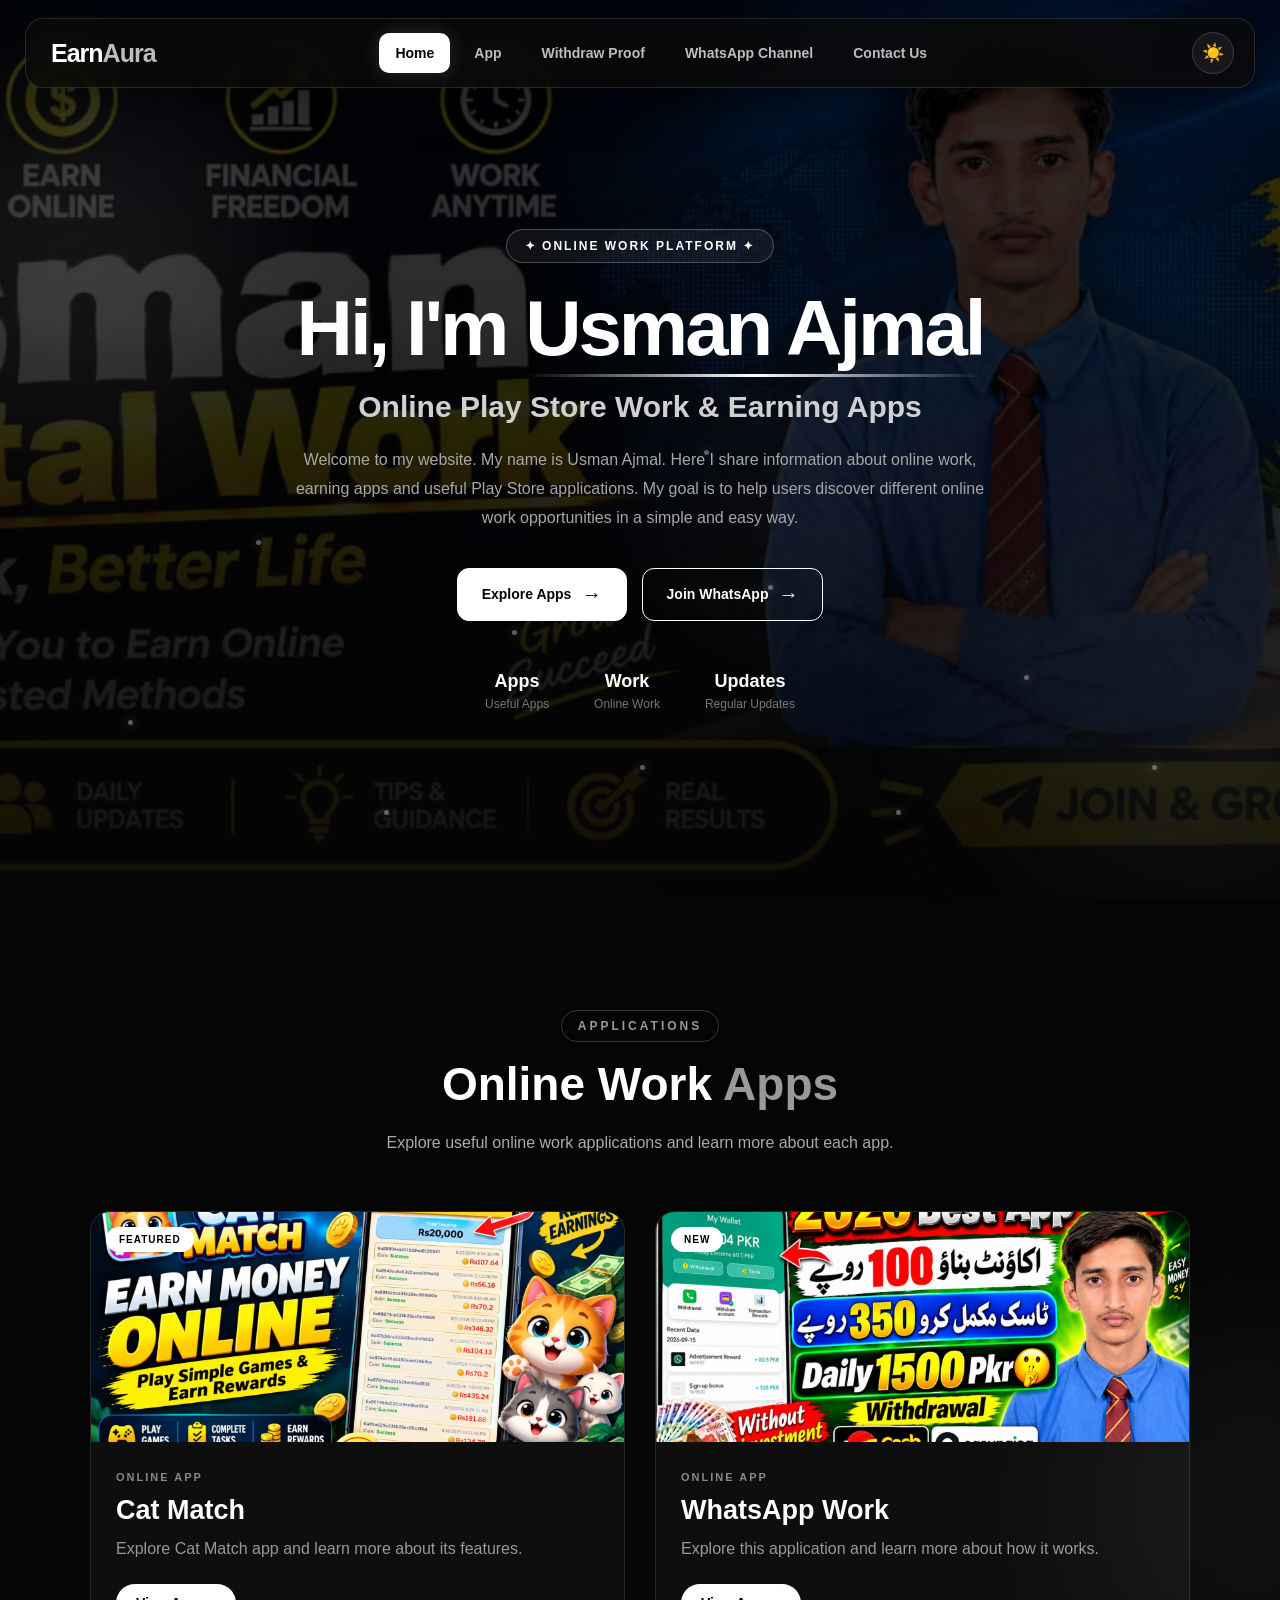
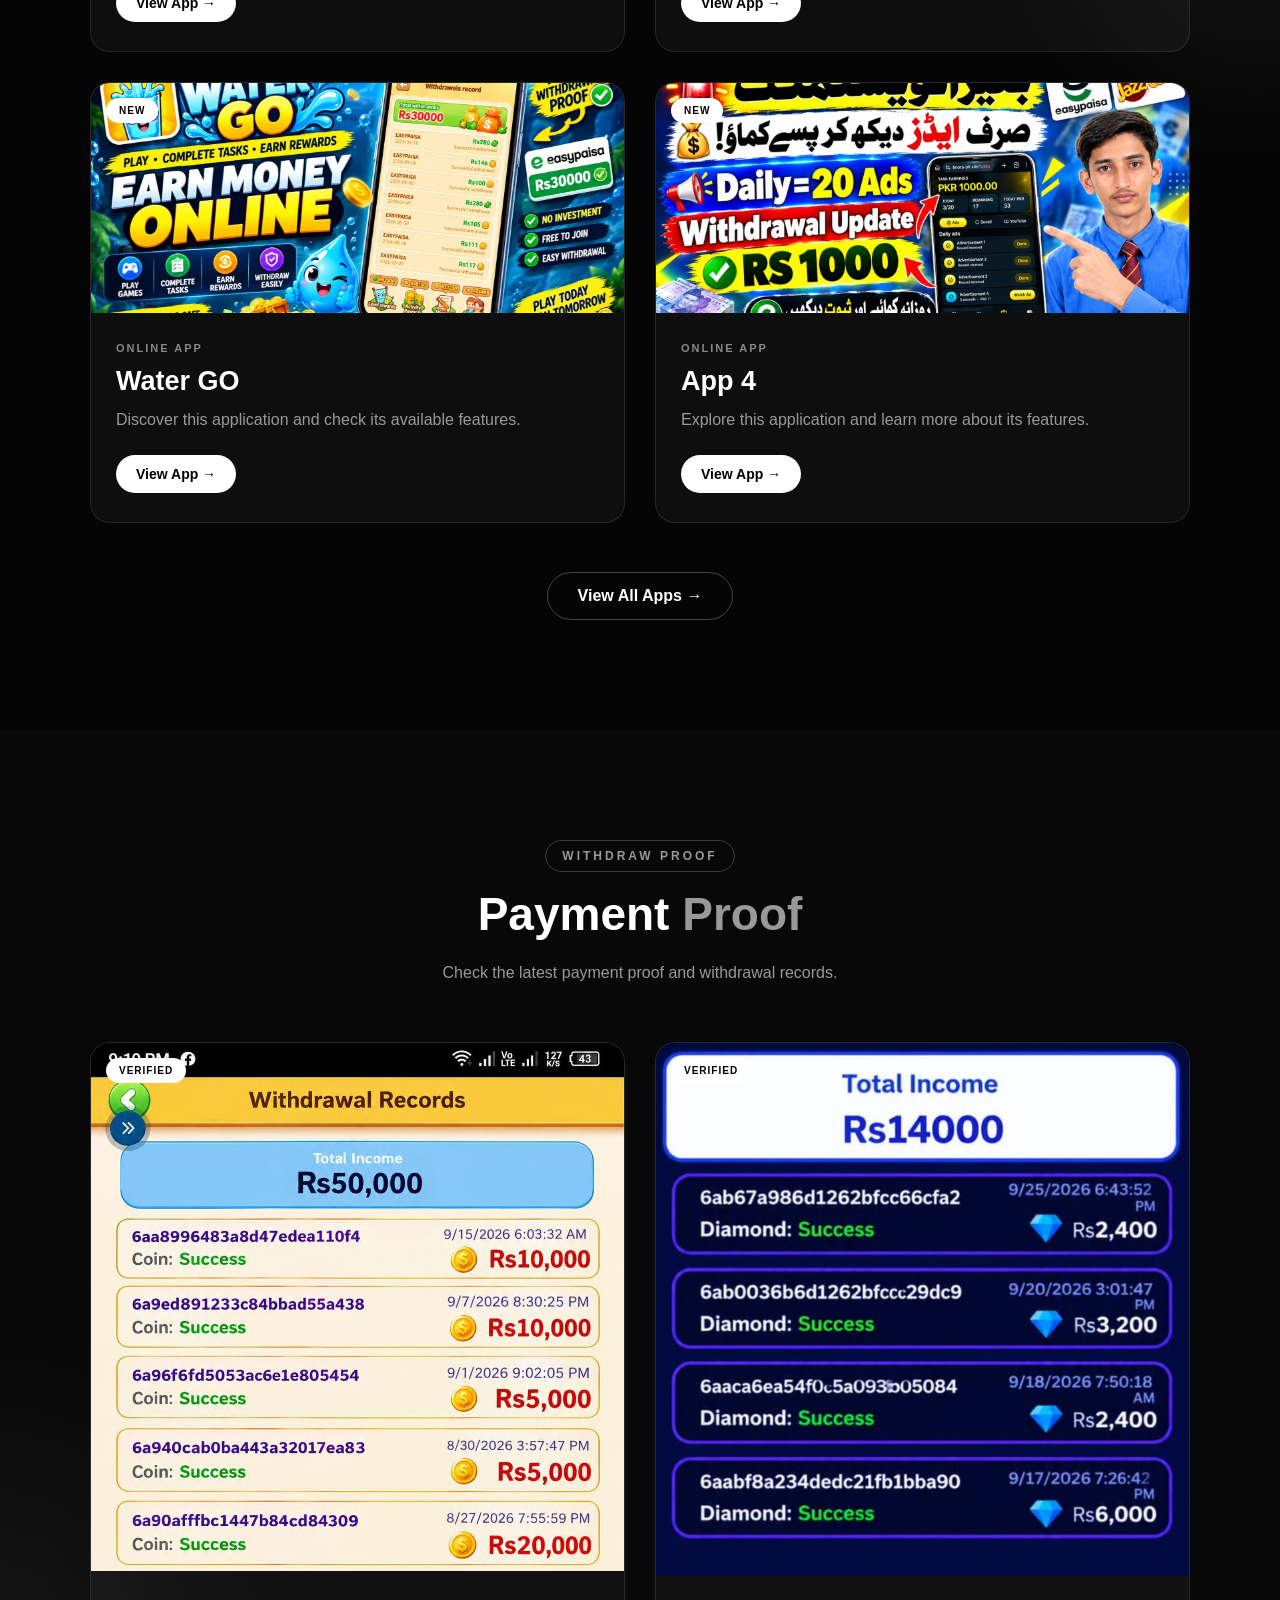
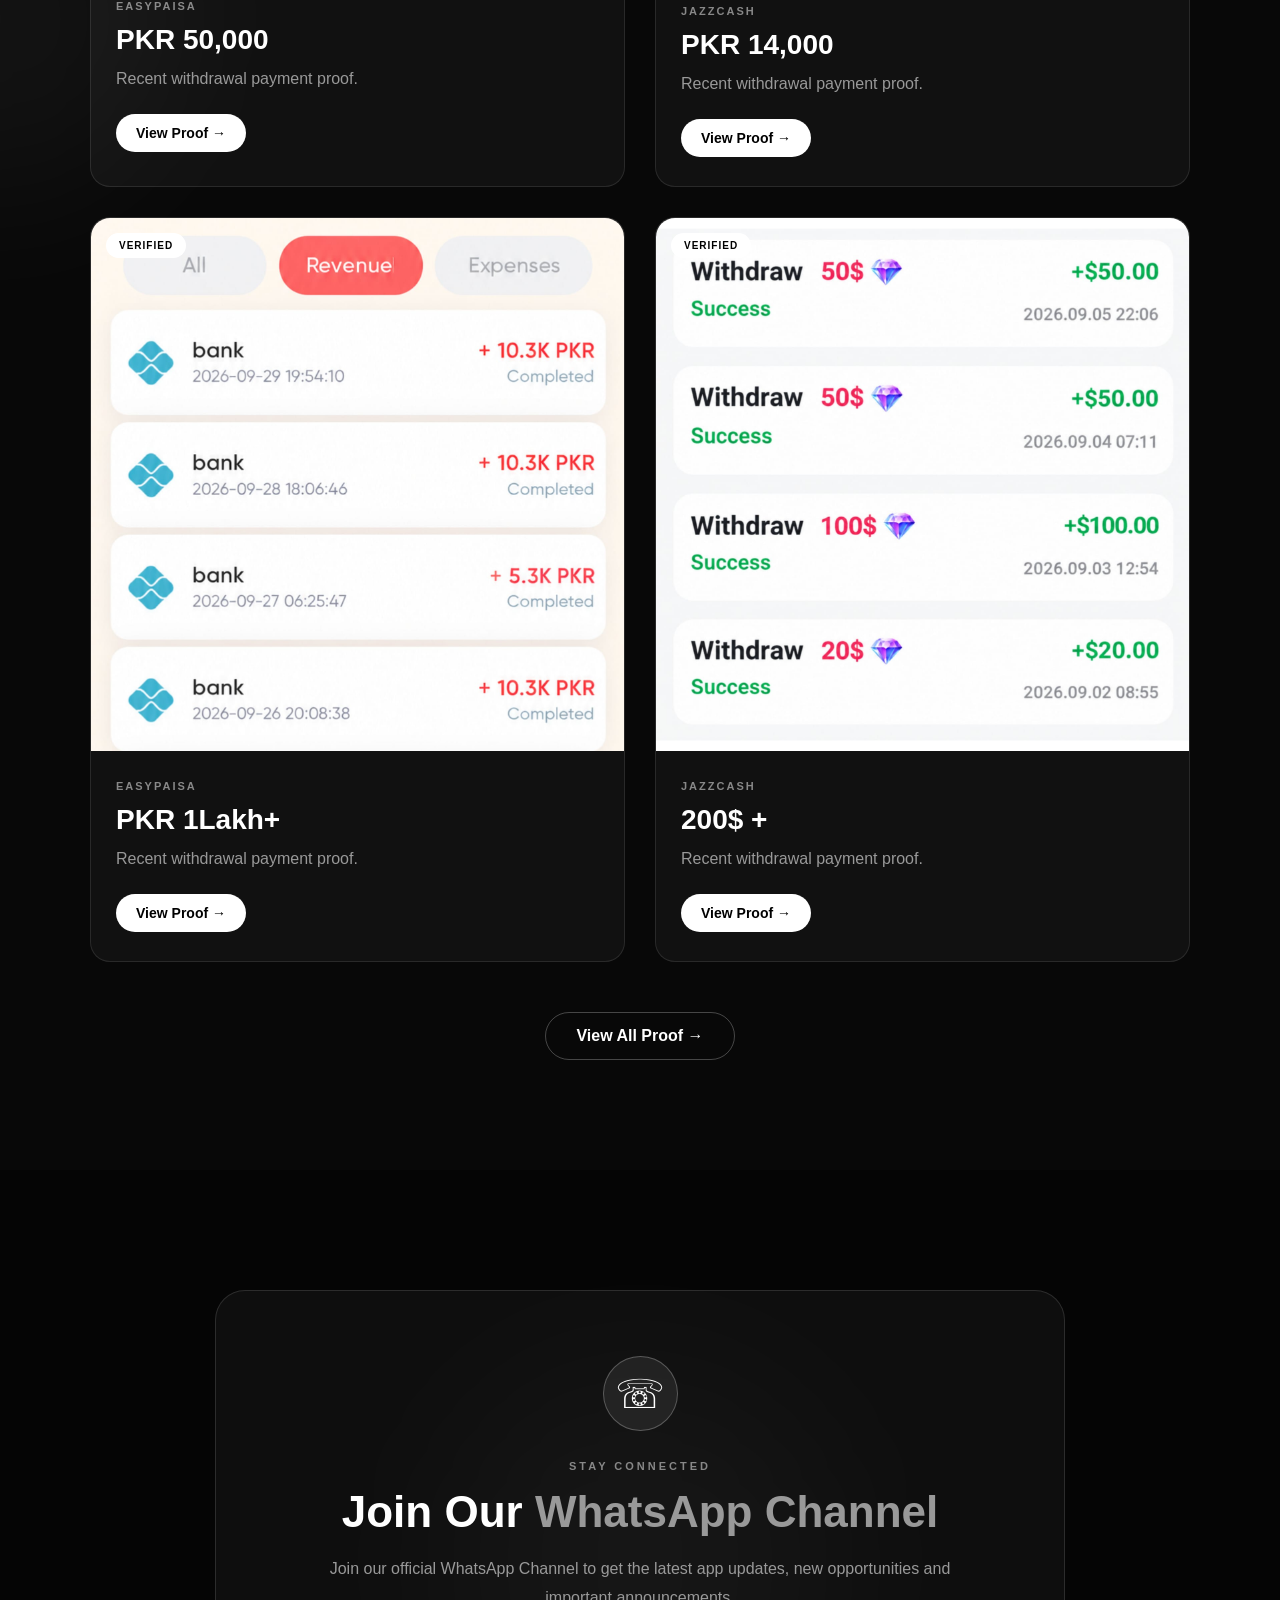
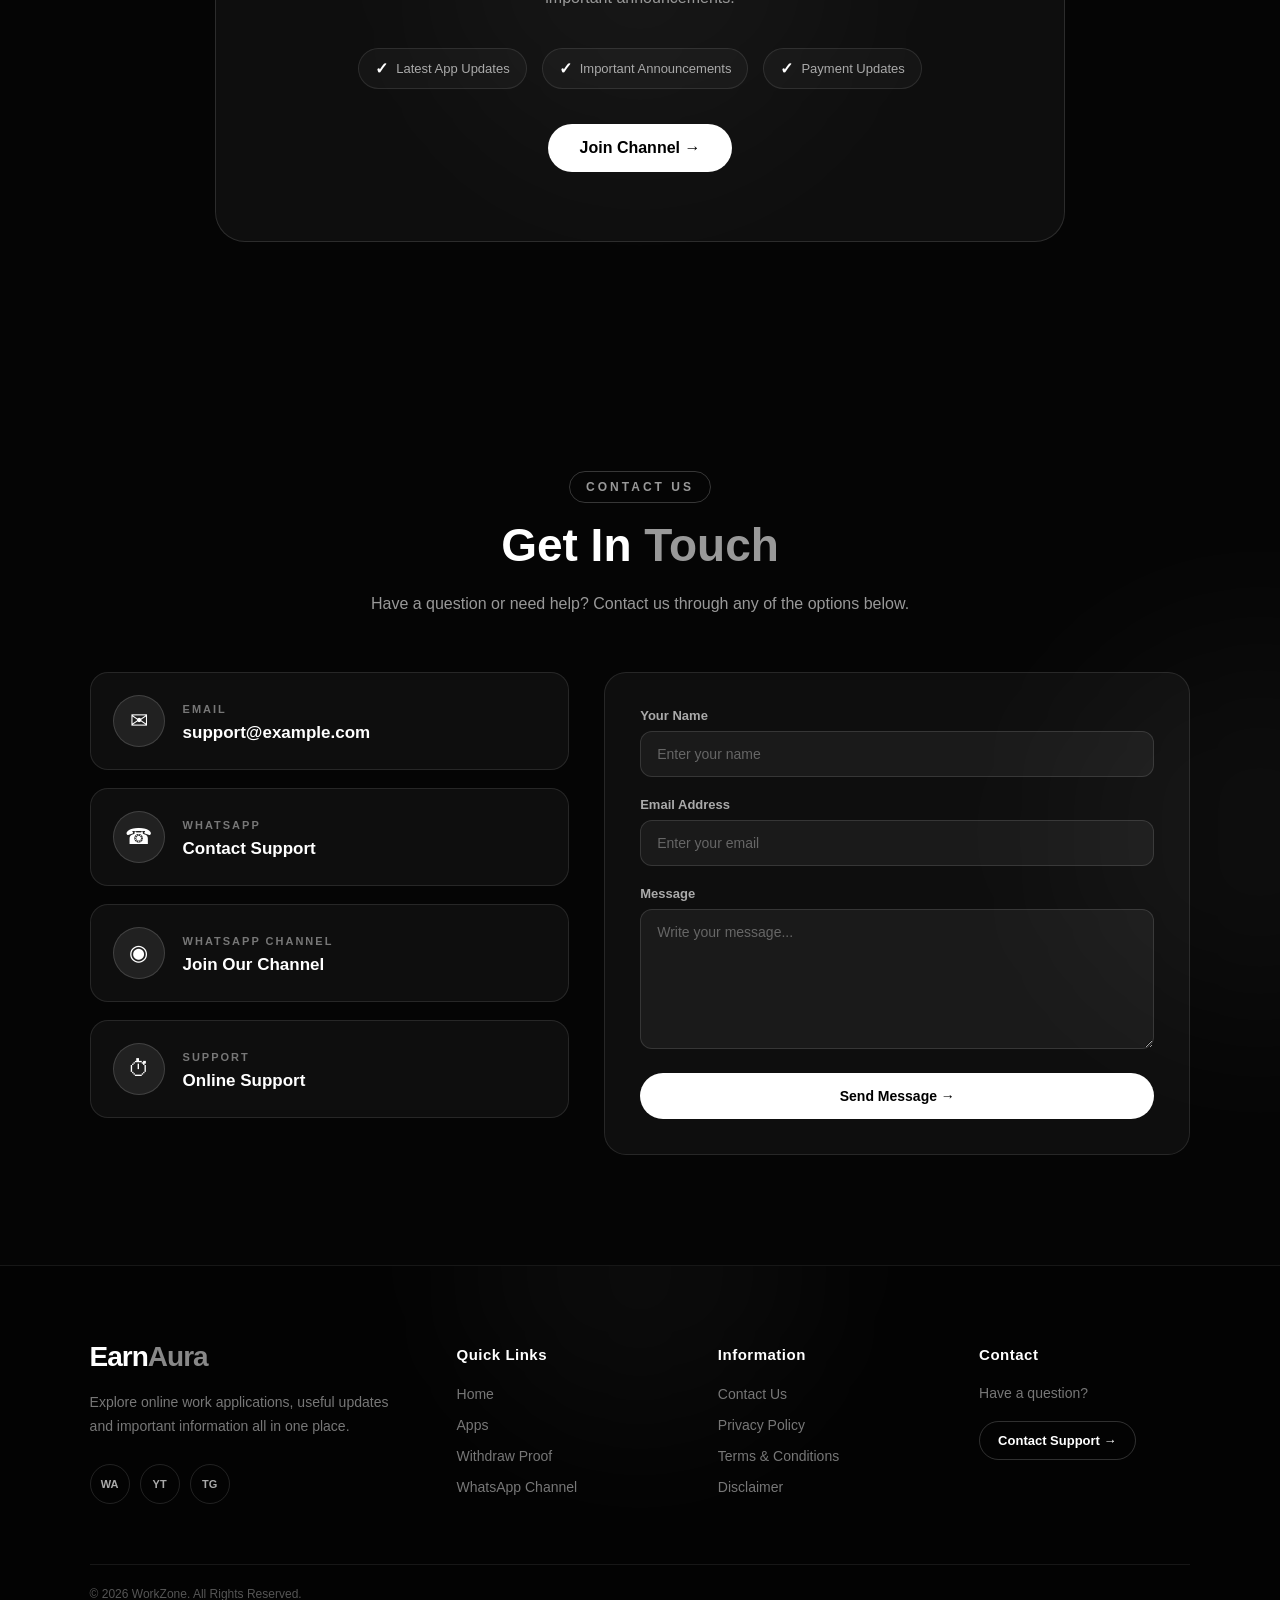
<file: index.html>
<!DOCTYPE html>
<html lang="en">

<head>
    <meta charset="UTF-8">
    <meta name="viewport" content="width=device-width, initial-scale=1.0">

    <title>EarnAura | Online Work</title>

    <link rel="stylesheet" href="index.css">
</head>

<body>

<nav class="navbar">

    <a href="index.html" class="logo">
        Earn<span>Aura</span>
    </a>

    <button class="menu-btn" onclick="toggleMenu()">
        ☰
    </button>

    <ul class="nav-links" id="navLinks">

        <li>
            <a href="index.html" class="active">Home</a>
        </li>

        <li>
            <a href="app.html">App</a>
        </li>

        <li>
            <a href="Withdrawproof.html">Withdraw Proof</a>
        </li>

        <li>
            <a href="Channel.html">WhatsApp Channel</a>
        </li>

        <li>
            <a href="contact.html">Contact Us</a>
        </li>

    </ul>

    <button
        id="themeToggle"
        class="theme-toggle"
        aria-label="Change Theme"
    >
        ☀️
    </button>

</nav>

<!-- =====================================================
     HOME SECTION
===================================================== -->

<section class="home" id="home">

    <div class="animated-bg">

        <span></span>
        <span></span>
        <span></span>
        <span></span>
        <span></span>
        <span></span>
        <span></span>
        <span></span>
        <span></span>
        <span></span>

    </div>


    <div class="glow glow-1"></div>
    <div class="glow glow-2"></div>
    <div class="glow glow-3"></div>


    <div class="home-content">

        <div class="badge">
            ✦ ONLINE WORK PLATFORM ✦
        </div>


        <h1>
            Hi, I'm
            <span>Usman Ajmal</span>
        </h1>


        <h2>
            Online Play Store Work & Earning Apps
        </h2>


        <p class="about">

            Welcome to my website. My name is Usman Ajmal.
            Here I share information about online work,
            earning apps and useful Play Store applications.
            My goal is to help users discover different
            online work opportunities in a simple and easy way.

        </p>


        <div class="home-buttons">

            <a href="app.html" class="btn">
                Explore Apps
                <span>→</span>
            </a>


            <a href="Channel.html" class="btn white-btn">
                Join WhatsApp
                <span>→</span>
            </a>

        </div>


        <div class="mini-info">

            <div>
                <strong>Apps</strong>
                <span>Useful Apps</span>
            </div>

            <div>
                <strong>Work</strong>
                <span>Online Work</span>
            </div>

            <div>
                <strong>Updates</strong>
                <span>Regular Updates</span>
            </div>

        </div>

    </div>

</section>


<!-- =====================================================
     APP SECTION
===================================================== -->

<section class="apps-section" id="app">

    <div class="apps-section-heading">

        <span class="section-tag">
            APPLICATIONS
        </span>

        <h2>
            Online Work <span>Apps</span>
        </h2>

        <p>
            Explore useful online work applications and learn more about each app.
        </p>

    </div>


    <div class="home-apps-grid">


        <!-- APP 1 -->

        <div class="home-app-card">

            <div class="home-app-image">

                <img
                    src="catmatch.jpeg"
                    alt="Cat Match"
                >

                <span class="app-badge">
                    FEATURED
                </span>

            </div>


            <div class="home-app-info">

                <span class="app-category">
                    ONLINE APP
                </span>

                <h3>
                    Cat Match
                </h3>

                <p>
                    Explore Cat Match app and learn more about its features.
                </p>

                <a
                    href="app1.html"
                    class="home-app-btn"
                >
                    View App →
                </a>

            </div>

        </div>


        <!-- APP 2 -->

        <div class="home-app-card">

            <div class="home-app-image">

                <img
                    src="whatsppapp.jpeg"
                    alt="whatspp.jpeg"
                >

                <span class="app-badge">
                    NEW
                </span>

            </div>


            <div class="home-app-info">

                <span class="app-category">
                    ONLINE APP
                </span>

                <h3>
                    WhatsApp Work
                </h3>

                <p>
                    Explore this application and learn more about how it works.
                </p>

                <a
                    href="app2.html"
                    class="home-app-btn"
                >
                    View App →
                </a>

            </div>

        </div>


        <!-- APP 3 -->

        <div class="home-app-card">

            <div class="home-app-image">

                <img
                    src="watergoo.jpeg"
                    alt="App 3"
                >

                <span class="app-badge">
                    NEW
                </span>

            </div>


            <div class="home-app-info">

                <span class="app-category">
                    ONLINE APP
                </span>

                <h3>
                    Water GO
                </h3>

                <p>
                    Discover this application and check its available features.
                </p>

                <a
                    href="app3.html"
                    class="home-app-btn"
                >
                    View App →
                </a>

            </div>

        </div>


        <!-- APP 4 -->

        <div class="home-app-card">

            <div class="home-app-image">

                <img
                    src="Ads watch.jpeg"
                    alt="App 4"
                >

                <span class="app-badge">
                    NEW
                </span>

            </div>


            <div class="home-app-info">

                <span class="app-category">
                    ONLINE APP
                </span>

                <h3>
                    App 4
                </h3>

                <p>
                    Explore this application and learn more about its features.
                </p>

                <a
                    href="app4.html"
                    class="home-app-btn"
                >
                    View App →
                </a>

            </div>

        </div>

    </div>


    <div class="view-all-apps">

        <a href="app.html">
            View All Apps →
        </a>

    </div>

</section>


<!-- =====================================================
     WITHDRAW PROOF SECTION
===================================================== -->

<section class="proof-section" id="withdraw-proof">

    <div class="proof-heading">

        <span class="section-tag">
            WITHDRAW PROOF
        </span>

        <h2>
            Payment <span>Proof</span>
        </h2>

        <p>
            Check the latest payment proof and withdrawal records.
        </p>

    </div>


    <div class="proof-grid">


        <!-- PROOF 1 -->

        <div class="proof-card">

            <div class="proof-image">

                <img
                    src="cat game.jpeg"
                    alt="Withdrawal Proof 1"
                >

                <span class="proof-status">
                    VERIFIED
                </span>

            </div>


            <div class="proof-info">

                <span class="proof-method">
                    EASYPAISA
                </span>

                <h3>
                    PKR 50,000
                </h3>

                <p>
                    Recent withdrawal payment proof.
                </p>

                <a
                    href="cat game.jpeg"
                    target="_blank"
                    class="proof-btn"
                >
                    View Proof →
                </a>

            </div>

        </div>


        <!-- PROOF 2 -->

        <div class="proof-card">

            <div class="proof-image">

                <img
                    src="blooppop (2).jpeg"
                    alt="Withdrawal Proof 2"
                >

                <span class="proof-status">
                    VERIFIED
                </span>

            </div>


            <div class="proof-info">

                <span class="proof-method">
                    JAZZCASH
                </span>

                <h3>
                    PKR 14,000
                </h3>

                <p>
                    Recent withdrawal payment proof.
                </p>

                <a
                    href="blooppop (2).jpeg"
                    target="_blank"
                    class="proof-btn"
                >
                    View Proof →
                </a>

            </div>

        </div>


        <!-- PROOF 3 -->

        <div class="proof-card">

            <div class="proof-image">

                <img
                    src="whatspp go.jpeg"
                    alt="Withdrawal Proof 3"
                >

                <span class="proof-status">
                    VERIFIED
                </span>

            </div>


            <div class="proof-info">

                <span class="proof-method">
                    EASYPAISA
                </span>

                <h3>
                    PKR 1Lakh+
                </h3>

                <p>
                    Recent withdrawal payment proof.
                </p>

                <a
                    href="whatspp go.jpeg"
                    target="_blank"
                    class="proof-btn"
                >
                    View Proof →
                </a>

            </div>

        </div>


        <!-- PROOF 4 -->

        <div class="proof-card">

            <div class="proof-image">

                <img
                    src="Hifami.jpeg"
                    alt="Withdrawal Proof 4"
                >

                <span class="proof-status">
                    VERIFIED
                </span>

            </div>


            <div class="proof-info">

                <span class="proof-method">
                    JAZZCASH
                </span>

                <h3>
                    200$ +
                </h3>

                <p>
                    Recent withdrawal payment proof.
                </p>

                <a
                    href="Hifami.jpeg"
                    target="_blank"
                    class="proof-btn"
                >
                    View Proof →
                </a>

            </div>

        </div>

    </div>


    <div class="view-all-proof">

        <a href="Withdrawproof.html">
            View All Proof →
        </a>

    </div>

</section>


<!-- =====================================================
     WHATSAPP CHANNEL
===================================================== -->

<section
    class="whatsapp-section"
    id="whatsapp"
>

    <div class="whatsapp-card">

        <div class="whatsapp-icon">
            <span>☏</span>
        </div>


        <span class="whatsapp-tag">
            STAY CONNECTED
        </span>


        <h2>
            Join Our
            <span>WhatsApp Channel</span>
        </h2>


        <p>
            Join our official WhatsApp Channel to get the latest
            app updates, new opportunities and important announcements.
        </p>


        <div class="whatsapp-features">

            <div class="whatsapp-feature">
                <span>✓</span>
                <p>Latest App Updates</p>
            </div>

            <div class="whatsapp-feature">
                <span>✓</span>
                <p>Important Announcements</p>
            </div>

            <div class="whatsapp-feature">
                <span>✓</span>
                <p>Payment Updates</p>
            </div>

        </div>


        <a
            href="https://whatsapp.com/channel/0029VbBkpkl35fM3mKS6P71u"
            target="_blank"
            class="whatsapp-btn"
        >
            Join Channel →
        </a>

    </div>

</section>


<!-- =====================================================
     CONTACT US
===================================================== -->

<section
    class="contact-section"
    id="contact"
>

    <div class="contact-heading">

        <span class="section-tag">
            CONTACT US
        </span>

        <h2>
            Get In <span>Touch</span>
        </h2>

        <p>
            Have a question or need help? Contact us through any
            of the options below.
        </p>

    </div>


    <div class="contact-container">


        <!-- CONTACT INFO -->

        <div class="contact-info">

            <div class="contact-card">

                <div class="contact-icon">
                    ✉
                </div>

                <div>

                    <span>
                        Email
                    </span>

                    <h3>
                        support@example.com
                    </h3>

                </div>

            </div>


            <div class="contact-card">

                <div class="contact-icon">
                    ☎
                </div>

                <div>

                    <span>
                        WhatsApp
                    </span>

                    <h3>
                        Contact Support
                    </h3>

                </div>

            </div>


            <div class="contact-card">

                <div class="contact-icon">
                    ◉
                </div>

                <div>

                    <span>
                        WhatsApp Channel
                    </span>

                    <h3>
                        Join Our Channel
                    </h3>

                </div>

            </div>


            <div class="contact-card">

                <div class="contact-icon">
                    ⏱
                </div>

                <div>

                    <span>
                        Support
                    </span>

                    <h3>
                        Online Support
                    </h3>

                </div>

            </div>

        </div>


        <!-- CONTACT FORM -->

        <div class="contact-form-box">

            <form id="contactForm">

                <div class="input-group">

                    <label>
                        Your Name
                    </label>

                    <input
                        type="text"
                        id="contactName"
                        placeholder="Enter your name"
                        required
                    >

                </div>


                <div class="input-group">

                    <label>
                        Email Address
                    </label>

                    <input
                        type="email"
                        id="contactEmail"
                        placeholder="Enter your email"
                        required
                    >

                </div>


                <div class="input-group">

                    <label>
                        Message
                    </label>

                    <textarea
                        id="contactMessage"
                        rows="6"
                        placeholder="Write your message..."
                        required
                    ></textarea>

                </div>


                <button
                    type="submit"
                    class="contact-submit"
                >
                    Send Message →
                </button>

            </form>

        </div>

    </div>

</section>


<!-- =====================================================
     FOOTER
===================================================== -->

<footer class="site-footer">

    <div class="footer-container">


        <!-- BRAND -->

        <div class="footer-column footer-brand">

            <a
                href="index.html"
                class="footer-logo"
            >
                Earn<span>Aura</span>
            </a>


            <p>
                Explore online work applications, useful updates
                and important information all in one place.
            </p>


            <div class="footer-socials">

                <a href="https://whatsapp.com/channel/0029VbBkpkl35fM3mKS6P71u" aria-label="WhatsApp">
                    WA
                </a>

                <a href="https://www.youtube.com/@Earnwithusman-563" aria-label="YouTube">
                    YT
                </a>

                <a href="https://t.me/Usmanajmal4747" aria-label="Telegram">
                    TG
                </a>

            </div>

        </div>


        <!-- QUICK LINKS -->

        <div class="footer-column">

            <h3>
                Quick Links
            </h3>

            <ul>

                <li>
                    <a href="index.html">
                        Home
                    </a>
                </li>

                <li>
                    <a href="app.html">
                        Apps
                    </a>
                </li>

                <li>
                    <a href="withdrawproof.html">
                        Withdraw Proof
                    </a>
                </li>

                <li>
                    <a href="Channel.html">
                        WhatsApp Channel
                    </a>
                </li>

            </ul>

        </div>


        <!-- INFORMATION -->

        <div class="footer-column">

            <h3>
                Information
            </h3>

            <ul>

                <li>
                    <a href="contact.html">
                        Contact Us
                    </a>
                </li>

                <li>
                    <a href="#">
                        Privacy Policy
                    </a>
                </li>

                <li>
                    <a href="#">
                        Terms & Conditions
                    </a>
                </li>

                <li>
                    <a href="#">
                        Disclaimer
                    </a>
                </li>

            </ul>

        </div>


        <!-- CONTACT -->

        <div class="footer-column">

            <h3>
                Contact
            </h3>

            <p class="footer-contact">
                Have a question?
            </p>

            <a
                href="contact.html"
                class="footer-contact-btn"
            >
                Contact Support →
            </a>

        </div>

    </div>


    <!-- FOOTER BOTTOM -->

    <div class="footer-bottom">

        <p>
            © 2026 WorkZone. All Rights Reserved.
        </p>

    </div>


    <!-- BACK TO TOP -->

    <button
        id="backToTop"
        class="back-to-top"
        aria-label="Back to Top"
    >
        ↑
    </button>

</footer>


<!-- =====================================================
     JAVASCRIPT
===================================================== -->

<script>

/* =====================================================
   MOBILE MENU
===================================================== */

function toggleMenu() {

    const navLinks =
        document.getElementById("navLinks");

    if (navLinks) {

        navLinks.classList.toggle("show");

    }

}


/* =====================================================
   CLOSE MOBILE MENU
===================================================== */

const navLinks =
    document.querySelectorAll(".nav-links a");

navLinks.forEach(link => {

    link.addEventListener("click", function () {

        const nav =
            document.getElementById("navLinks");

        if (nav) {

            nav.classList.remove("show");

        }

    });

});


/* =====================================================
   ACTIVE NAV LINK
===================================================== */

navLinks.forEach(link => {

    link.addEventListener("click", function () {

        navLinks.forEach(item => {

            item.classList.remove("active");

        });

        this.classList.add("active");

    });

});


/* =====================================================
   BACK TO TOP
===================================================== */

const backToTop =
    document.getElementById("backToTop");


if (backToTop) {

    window.addEventListener("scroll", () => {

        if (window.scrollY > 400) {

            backToTop.classList.add("show");

        } else {

            backToTop.classList.remove("show");

        }

    });


    backToTop.addEventListener("click", () => {

        window.scrollTo({

            top: 0,

            behavior: "smooth"

        });

    });

}


/* =====================================================
   THEME TOGGLE
===================================================== */

const themeToggle =
    document.getElementById("themeToggle");


if (themeToggle) {

    themeToggle.addEventListener("click", () => {

        document.body.classList.toggle("light-mode");


        if (
            document.body.classList.contains("light-mode")
        ) {

            themeToggle.textContent = "🌙";

            localStorage.setItem(
                "theme",
                "light"
            );

        } else {

            themeToggle.textContent = "☀️";

            localStorage.setItem(
                "theme",
                "dark"
            );

        }

    });


    /* Remember Theme */

    if (
        localStorage.getItem("theme") === "light"
    ) {

        document.body.classList.add("light-mode");

        themeToggle.textContent = "🌙";

    }

}

</script>

</body>

</html>
</file>
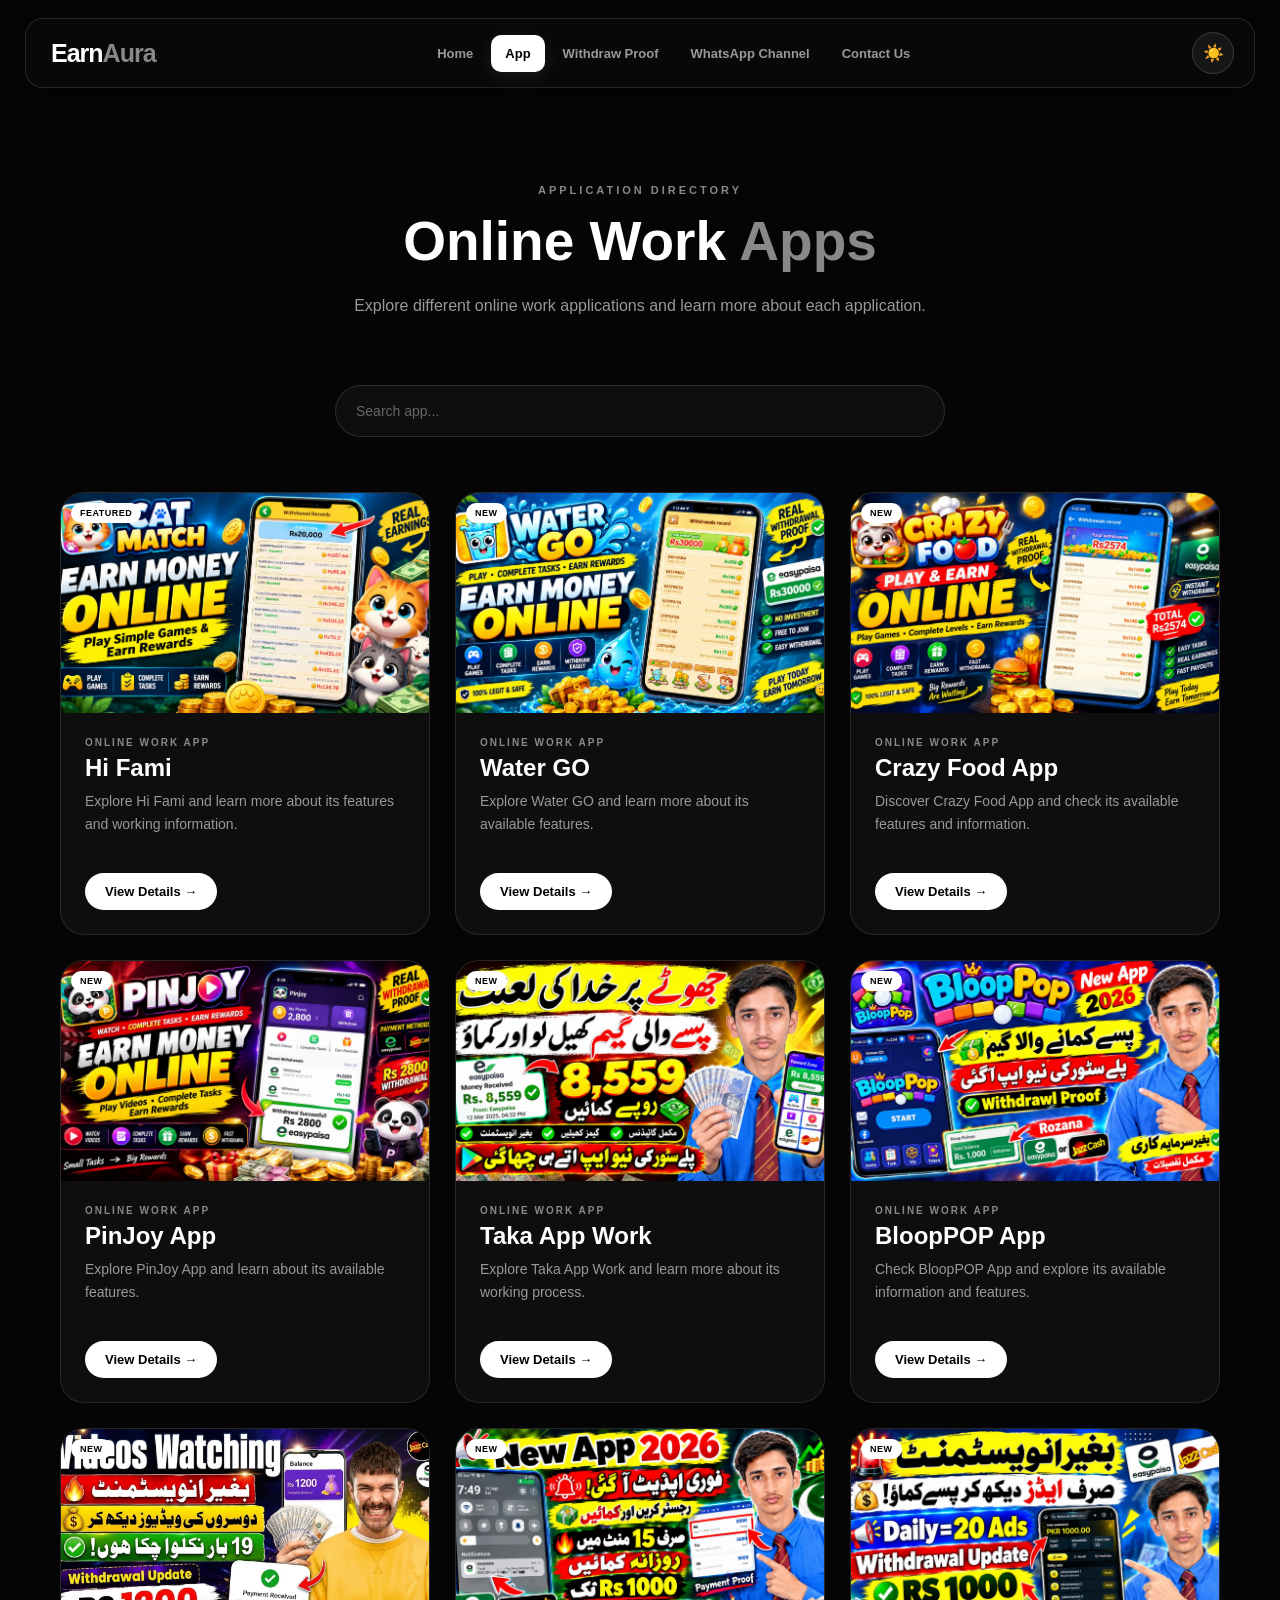
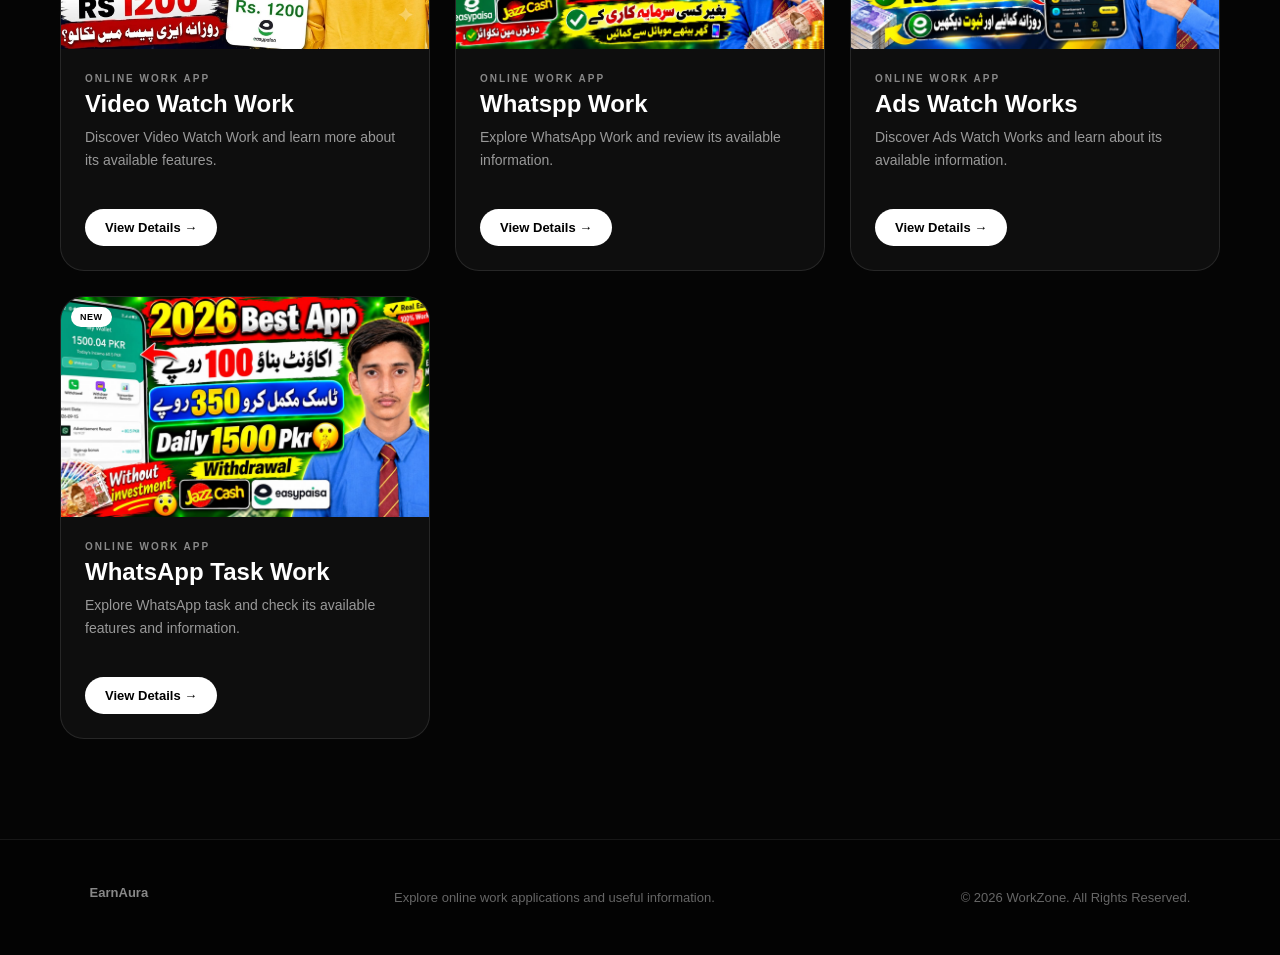
<file: app.html>
<!DOCTYPE html>
<html lang="en">

<head>
    <meta charset="UTF-8">
    <meta name="viewport" content="width=device-width, initial-scale=1.0">

    <title>EarnAura - Online Work Apps</title>

    <link rel="stylesheet" href="app.css">
</head>

<body>

<!-- =========================
     NAVBAR
========================== -->

<nav class="navbar">

    <a href="index.html" class="logo">
        Earn<span>Aura</span>
    </a>

    <button class="menu-btn" onclick="toggleMenu()">
        ☰
    </button>

    <ul class="nav-links" id="navLinks">

        <li>
            <a href="index.html">Home</a>
        </li>

        <li>
            <a href="app.html" class="active">App</a>
        </li>

        <li>
            <a href="Withdrawproof.html">Withdraw Proof</a>
        </li>

        <li>
            <a href="Channel.html">
                WhatsApp Channel
            </a>
        </li>

        <li>
            <a href="contact.html">
                Contact Us
            </a>
        </li>

    </ul>

    <button
        class="theme-toggle"
        id="themeToggle"
        aria-label="Change Theme"
    >
        ☀️
    </button>

</nav>


<!-- =========================
     PAGE HEADER
========================== -->

<header class="page-header">

    <span class="section-tag">
        APPLICATION DIRECTORY
    </span>

    <h1>
        Online Work <span>Apps</span>
    </h1>

    <p>
        Explore different online work applications and
        learn more about each application.
    </p>

</header>


<!-- =========================
     SEARCH
========================== -->

<div class="app-search">

    <input
        type="text"
        id="appSearch"
        placeholder="Search app..."
        onkeyup="searchApps()"
    >

</div>


<!-- =========================
     APPS
========================== -->

<main class="apps-container">


    <!-- APP 1 -->

    <article class="app-card">

        <div class="app-image">

            <img
                src="catmatch.jpeg"
                alt="Cat Match"
            >

            <span>FEATURED</span>

        </div>

        <div class="app-info">

            <small>ONLINE WORK APP</small>

            <h2>Hi Fami</h2>

            <p>
                Explore Hi Fami and learn more about
                its features and working information.
            </p>

            <a href="app1.html">
                View Details →
            </a>

        </div>

    </article>


    <!-- APP 2 -->

    <article class="app-card">

        <div class="app-image">

            <img
                src="watergoo.jpeg"
                alt="Water GO"
            >

            <span>NEW</span>

        </div>

        <div class="app-info">

            <small>ONLINE WORK APP</small>

            <h2>Water GO</h2>

            <p>
                Explore Water GO and learn more about its
                available features.
            </p>

            <a href="app2.html">
                View Details →
            </a>

        </div>

    </article>


    <!-- APP 3 -->

    <article class="app-card">

        <div class="app-image">

            <img
                src="crazyfood (2).jpeg"
                alt="App 3"
            >

            <span>NEW</span>

        </div>

        <div class="app-info">

            <small>ONLINE WORK APP</small>

            <h2>Crazy Food App</h2>

            <p>
                Discover Crazy Food App and check its available
                features and information.
            </p>

            <a href="app3.html">
                View Details →
            </a>

        </div>

    </article>


    <!-- APP 4 -->

    <article class="app-card">

        <div class="app-image">

            <img
                src="pinjoyap.jpeg"
                alt="App 4"
            >

            <span>NEW</span>

        </div>

        <div class="app-info">

            <small>ONLINE WORK APP</small>

            <h2>PinJoy App</h2>

            <p>
                Explore PinJoy App and learn about its
                available features.
            </p>

            <a href="app4.html">
                View Details →
            </a>

        </div>

    </article>


    <!-- APP 5 -->

    <article class="app-card">

        <div class="app-image">

            <img
                src="Takaapp.jpeg"
                alt="Takaapp"
            >

            <span>NEW</span>

        </div>

        <div class="app-info">

            <small>ONLINE WORK APP</small>

            <h2>Taka App Work</h2>

            <p>
                Explore Taka App Work and learn more about
                its working process.
            </p>

            <a href="app5.html">
                View Details →
            </a>

        </div>

    </article>


    <!-- APP 6 -->

    <article class="app-card">

        <div class="app-image">

            <img
                src="Blooppop22.jpeg"
                alt="App 6"
            >

            <span>NEW</span>

        </div>

        <div class="app-info">

            <small>ONLINE WORK APP</small>

            <h2>BloopPOP App</h2>

            <p>
                Check BloopPOP App and explore its available
                information and features.
            </p>

            <a href="app6.html">
                View Details →
            </a>

        </div>

    </article>


    <!-- APP 7 -->

    <article class="app-card">

        <div class="app-image">

            <img
                src="videowatch.jpeg"
                alt="App 7"
            >

            <span>NEW</span>

        </div>

        <div class="app-info">

            <small>ONLINE WORK APP</small>

            <h2>Video Watch Work</h2>

            <p>
                Discover Video Watch Work and learn more about
                its available features.
            </p>

            <a href="app7.html">
                View Details →
            </a>

        </div>

    </article>


    <!-- APP 8 -->

    <article class="app-card">

        <div class="app-image">

            <img
                src="newapp.jpeg"
                alt="App 8"
            >
            <span>NEW</span>

        </div>

        <div class="app-info">

            <small>ONLINE WORK APP</small>

            <h2>Whatspp Work</h2>

            <p>
                Explore WhatsApp Work and review its available
                information.
            </p>

            <a href="app8.html">
                View Details →
            </a>

        </div>

    </article>


    <!-- APP 9 -->

    <article class="app-card">

        <div class="app-image">

            <img
                src="Ads watch.jpeg"
                alt="App 9"
            >

            <span>NEW</span>

        </div>

        <div class="app-info">

            <small>ONLINE WORK APP</small>

            <h2>Ads Watch Works</h2>

            <p>
                Discover Ads Watch Works and learn about its
                available information.
            </p>

            <a href="app9.html">
                View Details →
            </a>

        </div>

    </article>


    <!-- APP 10 -->

    <article class="app-card">

        <div class="app-image">

            <img
                src="whatsppapp.jpeg"
                alt="WhatsApp Work"
            >

            <span>NEW</span>

        </div>

        <div class="app-info">

            <small>ONLINE WORK APP</small>

            <h2>WhatsApp Task Work</h2>

            <p>
                Explore WhatsApp task and check its available
                features and information.
            </p>

            <a href="app10.html">
                View Details →
            </a>

        </div>

    </article>


</main>


<!-- =========================
     FOOTER
========================== -->

<footer class="app-footer">

    <a href="index.html" class="footer-logo">
        Earn<span>Aura</span>
    </a>

    <p>
        Explore online work applications and useful information.
    </p>

    <p>
        © 2026 WorkZone. All Rights Reserved.
    </p>

</footer>


<!-- =========================
     JAVASCRIPT
========================== -->

<script>

function toggleMenu() {

    document
        .getElementById("navLinks")
        .classList.toggle("show");

}


function searchApps() {

    const input =
        document
            .getElementById("appSearch")
            .value
            .toLowerCase()
            .trim();

    const cards =
        document.querySelectorAll(".app-card");


    cards.forEach(card => {

        const name =
            card
                .querySelector("h2")
                .textContent
                .toLowerCase();


        if (name.includes(input)) {

            card.style.display = "";

        } else {

            card.style.display = "none";

        }

    });

}


document
    .querySelectorAll(".nav-links a")
    .forEach(link => {

        link.addEventListener("click", () => {

            document
                .getElementById("navLinks")
                .classList.remove("show");

        });

    });


/* THEME */

const themeToggle =
    document.getElementById("themeToggle");


themeToggle.addEventListener("click", () => {

    document.body.classList.toggle("light-mode");


    if (
        document.body.classList.contains("light-mode")
    ) {

        themeToggle.textContent = "🌙";

        localStorage.setItem(
            "workzone-theme",
            "light"
        );

    } else {

        themeToggle.textContent = "☀️";

        localStorage.setItem(
            "workzone-theme",
            "dark"
        );

    }

});


if (
    localStorage.getItem("workzone-theme")
    === "light"
) {

    document.body.classList.add("light-mode");

    themeToggle.textContent = "🌙";

}

</script>

</body>
</html>
</file>
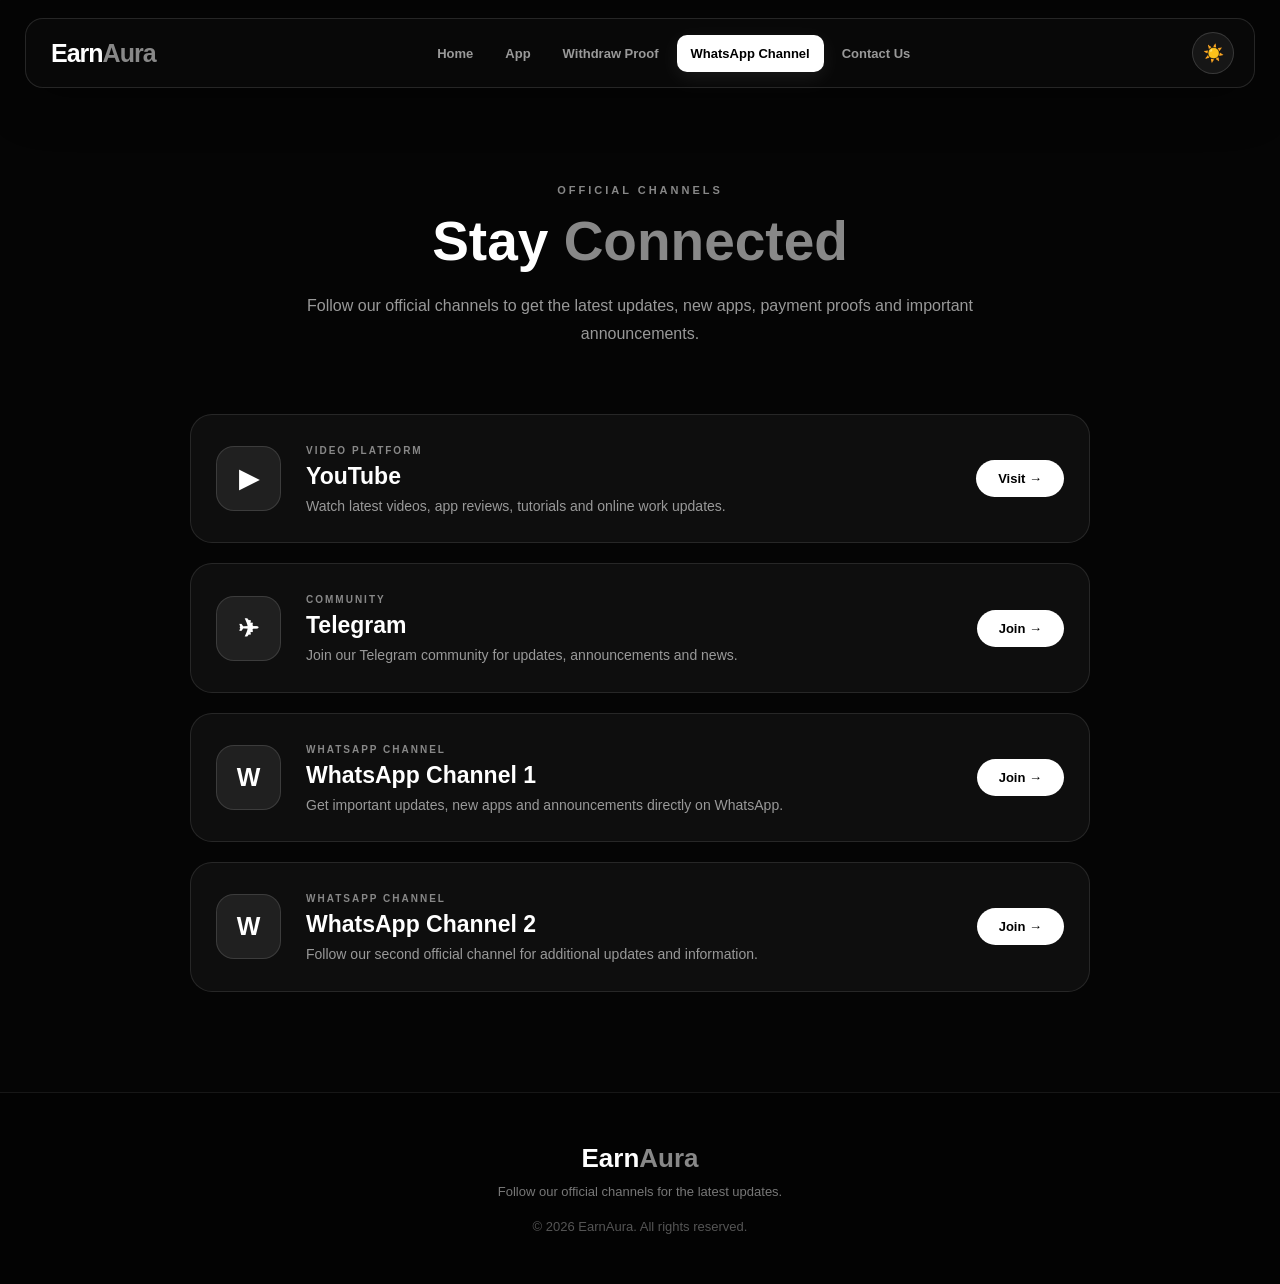
<file: Channel.html>
<!DOCTYPE html>
<html lang="en">

<head>
    <meta charset="UTF-8">
    <meta name="viewport" content="width=device-width, initial-scale=1.0">

    <title>EarnAura - Official Channels</title>

    <link rel="stylesheet" href="channel.css">
</head>

<body>

    <!-- ================= NAVBAR ================= -->

    <nav class="navbar">

        <a href="index.html" class="logo">
            Earn<span>Aura</span>
        </a>

        <button class="menu-btn" onclick="toggleMenu()">
            ☰
        </button>

        <ul class="nav-links" id="navLinks">

            <li>
                <a href="index.html">Home</a>
            </li>

            <li>
                <a href="app.html">App</a>
            </li>

            <li>
               <a href="Withdrawproof.html">Withdraw Proof</a>
            </li>

            <li>
                <a href="Channel.html" class="active">
                    WhatsApp Channel
                </a>
            </li>

            <li>
                <a href="contact.html">
                    Contact Us
                </a>
            </li>

        </ul>

        <button
            id="themeToggle"
            class="theme-btn"
            onclick="toggleTheme()"
            aria-label="Change Theme"
        >
            ☀️
        </button>

    </nav>


    <!-- ================= HEADER ================= -->

    <header class="channel-header">

        <span class="section-tag">
            OFFICIAL CHANNELS
        </span>

        <h1>
            Stay <span>Connected</span>
        </h1>

        <p>
            Follow our official channels to get the latest
            updates, new apps, payment proofs and important
            announcements.
        </p>

    </header>


    <!-- ================= CHANNELS ================= -->

    <main class="channels-container">


        <!-- YOUTUBE -->

        <div class="channel-card">

            <div class="channel-icon youtube">
                ▶
            </div>

            <div class="channel-info">

                <span>
                    VIDEO PLATFORM
                </span>

                <h2>
                    YouTube
                </h2>

                <p>
                    Watch latest videos, app reviews,
                    tutorials and online work updates.
                </p>

            </div>

            <a
                href="https://www.youtube.com/@Earnwithusman-563"
                target="_blank"
                rel="noopener noreferrer"
                class="channel-btn"
            >
                Visit →
            </a>

        </div>


        <!-- TELEGRAM -->

        <div class="channel-card">

            <div class="channel-icon telegram">
                ✈
            </div>

            <div class="channel-info">

                <span>
                    COMMUNITY
                </span>

                <h2>
                    Telegram
                </h2>

                <p>
                    Join our Telegram community for
                    updates, announcements and news.
                </p>

            </div>

            <a
                href="https://t.me/Usmanajmal4747"
                target="_blank"
                rel="noopener noreferrer"
                class="channel-btn"
            >
                Join →
            </a>

        </div>


        <!-- WHATSAPP 1 -->

        <div class="channel-card">

            <div class="channel-icon whatsapp">
                W
            </div>

            <div class="channel-info">

                <span>
                    WHATSAPP CHANNEL
                </span>

                <h2>
                    WhatsApp Channel 1
                </h2>

                <p>
                    Get important updates, new apps and
                    announcements directly on WhatsApp.
                </p>

            </div>

            <a
                href="https://whatsapp.com/channel/0029VbBkpkl35fM3mKS6P71u"
                target="_blank"
                rel="noopener noreferrer"
                class="channel-btn"
            >
                Join →
            </a>

        </div>


        <!-- WHATSAPP 2 -->

        <div class="channel-card">

            <div class="channel-icon whatsapp">
                W
            </div>

            <div class="channel-info">

                <span>
                    WHATSAPP CHANNEL
                </span>

                <h2>
                    WhatsApp Channel 2
                </h2>

                <p>
                    Follow our second official channel
                    for additional updates and information.
                </p>

            </div>

            <a
                href="https://whatsapp.com/channel/0029VbCkUgx30LKSltfFRX09"
                target="_blank"
                rel="noopener noreferrer"
                class="channel-btn"
            >
                Join →
            </a>

        </div>

    </main>


    <!-- ================= FOOTER ================= -->

    <footer class="channel-footer">

        <div class="footer-logo">
            Earn<span>Aura</span>
        </div>

        <p>
            Follow our official channels for the latest updates.
        </p>

        <p class="copyright">
            © 2026 EarnAura. All rights reserved.
        </p>

    </footer>


    <!-- ================= JAVASCRIPT ================= -->

    <script>

        function toggleMenu() {

            const navLinks =
                document.getElementById("navLinks");

            navLinks.classList.toggle("show");

        }


        function toggleTheme() {

            document.body.classList.toggle("light-mode");

            const button =
                document.getElementById("themeToggle");

            if (
                document.body.classList.contains("light-mode")
            ) {

                button.textContent = "🌙";

                localStorage.setItem(
                    "workzone-theme",
                    "light"
                );

            } else {

                button.textContent = "☀️";

                localStorage.setItem(
                    "workzone-theme",
                    "dark"
                );
            }
        }


        /* LOAD SAVED THEME */

        const savedTheme =
            localStorage.getItem("workzone-theme");

        if (savedTheme === "light") {

            document.body.classList.add("light-mode");

            document.getElementById("themeToggle")
                .textContent = "🌙";

        }


        /* CLOSE MOBILE MENU */

        document.querySelectorAll(".nav-links a")
            .forEach(link => {

                link.addEventListener("click", () => {

                    document
                        .getElementById("navLinks")
                        .classList.remove("show");

                });

            });

    </script>

</body>

</html>
</file>
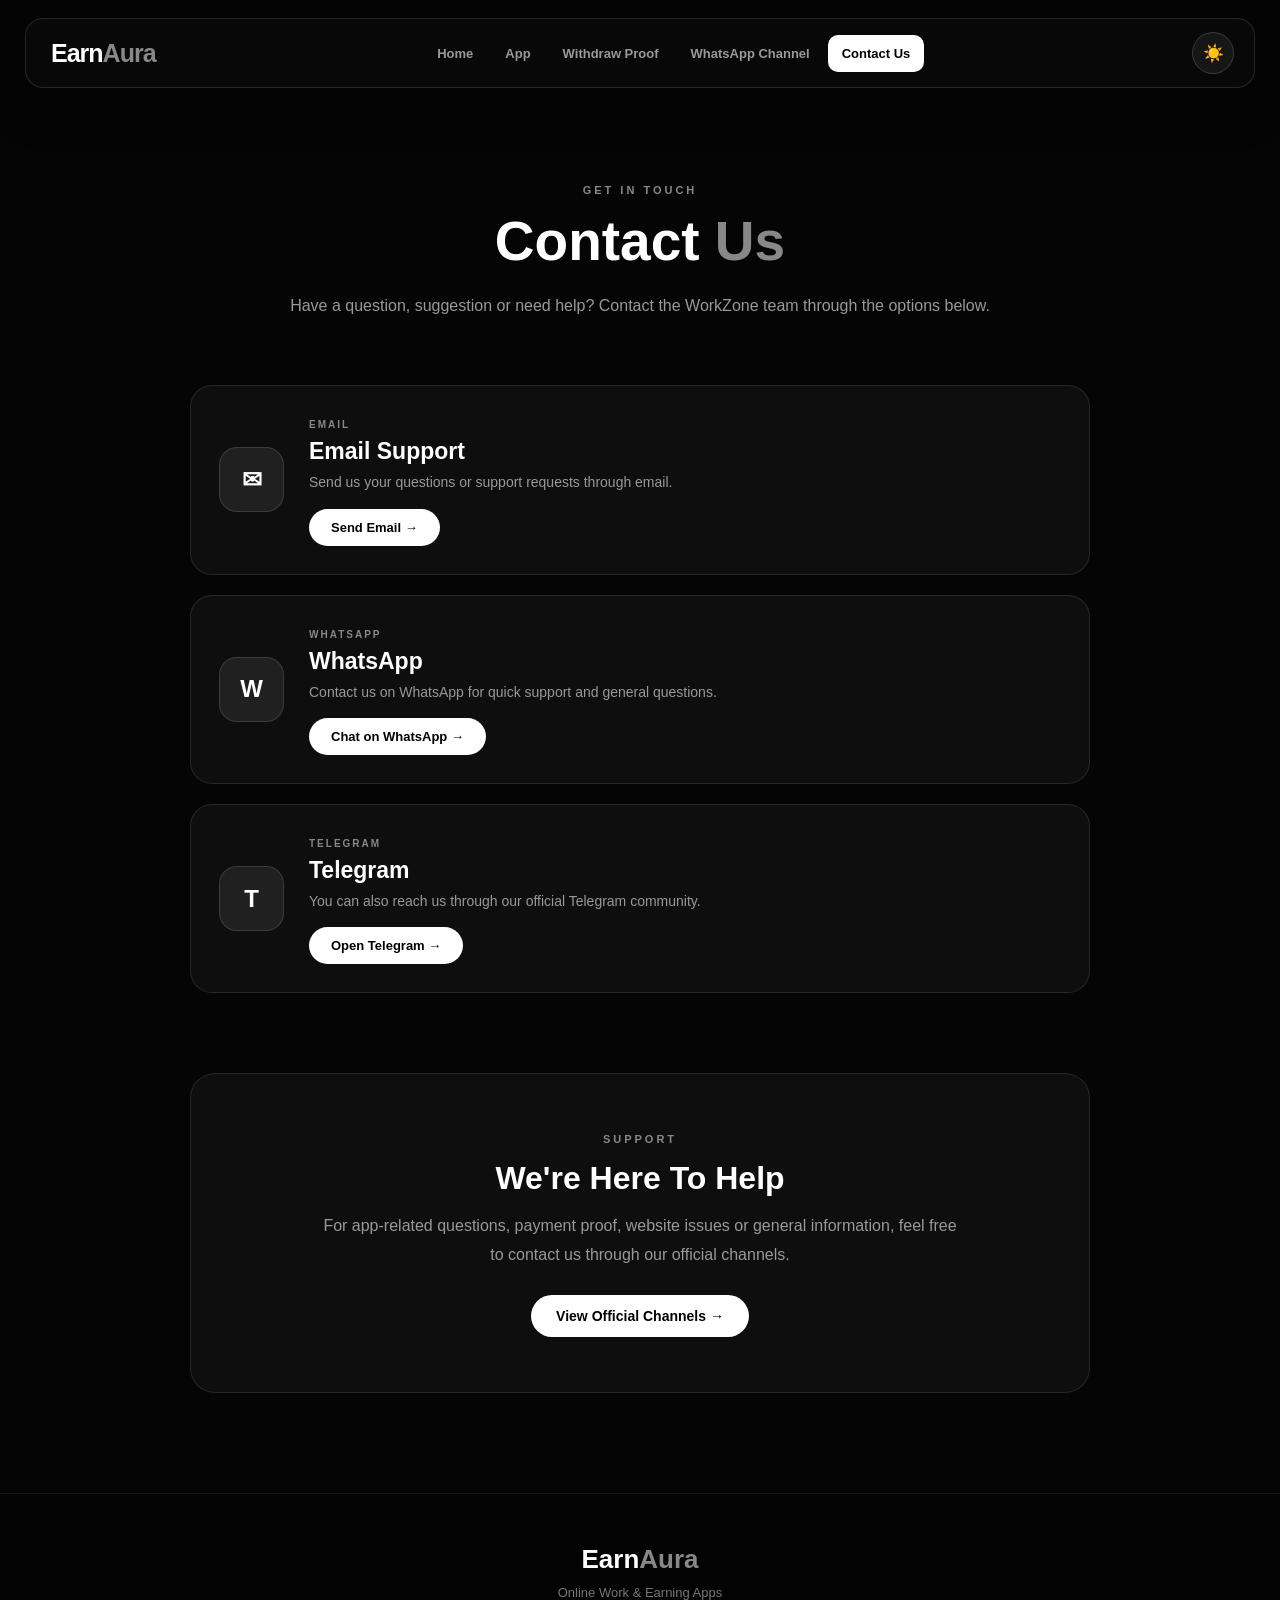
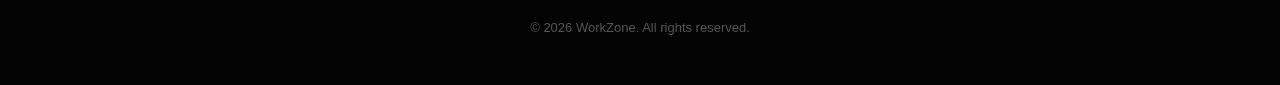
<file: contact.html>
<!DOCTYPE html>
<html lang="en">

<head>
    <meta charset="UTF-8">
    <meta name="viewport" content="width=device-width, initial-scale=1.0">

    <title>EarnAura - Contact Us</title>

    <link rel="stylesheet" href="contact.css">
</head>

<body>

    <!-- ================= NAVBAR ================= -->

    <nav class="navbar">

        <a href="index.html" class="logo">
            Earn<span>Aura</span>
        </a>

        <button class="menu-btn" onclick="toggleMenu()">
            ☰
        </button>

        <ul class="nav-links" id="navLinks">

            <li>
                <a href="index.html">Home</a>
            </li>

            <li>
                <a href="app.html">App</a>
            </li>

            <li>
            <a href="Withdrawproof.html">Withdraw Proof</a>
            </li>

            <li>
                <a href="Channel.html">WhatsApp Channel</a>
            </li>

            <li>
                <a href="contact.html" class="active">
                    Contact Us
                </a>
            </li>

        </ul>

        <button
            id="themeToggle"
            class="theme-btn"
            onclick="toggleTheme()"
            aria-label="Change Theme"
        >
            ☀️
        </button>

    </nav>


    <!-- ================= HEADER ================= -->

    <header class="contact-header">

        <span class="section-tag">
            GET IN TOUCH
        </span>

        <h1>
            Contact <span>Us</span>
        </h1>

        <p>
            Have a question, suggestion or need help?
            Contact the WorkZone team through the options below.
        </p>

    </header>


    <!-- ================= CONTACT CARDS ================= -->

    <main class="contact-container">

        <div class="contact-card">

            <div class="contact-icon">
                ✉
            </div>

            <div class="contact-info">

                <span>
                    EMAIL
                </span>

                <h2>
                    Email Support
                </h2>

                <p>
                    Send us your questions or support requests
                    through email.
                </p>

                <a
                    href="mailto:MuhammadUsman4747@gmail.com"
                    class="contact-btn"
                >
                    Send Email →
                </a>

            </div>

        </div>


        <div class="contact-card">

            <div class="contact-icon">
                W
            </div>

            <div class="contact-info">

                <span>
                    WHATSAPP
                </span>

                <h2>
                    WhatsApp
                </h2>

                <p>
                    Contact us on WhatsApp for quick support
                    and general questions.
                </p>

                <a
                    href="https://whatsapp.com/channel/0029VbBkpkl35fM3mKS6P71u"
                    target="_blank"
                    rel="noopener noreferrer"
                    class="contact-btn"
                >
                    Chat on WhatsApp →
                </a>

            </div>

        </div>


        <div class="contact-card">

            <div class="contact-icon">
                T
            </div>

            <div class="contact-info">

                <span>
                    TELEGRAM
                </span>

                <h2>
                    Telegram
                </h2>

                <p>
                    You can also reach us through our official
                    Telegram community.
                </p>

                <a
                    href="https://t.me/Usmanajmal4747"
                    target="_blank"
                    rel="noopener noreferrer"
                    class="contact-btn"
                >
                    Open Telegram →
                </a>

            </div>

        </div>

    </main>


    <!-- ================= MESSAGE ================= -->

    <section class="message-section">

        <div class="message-box">

            <span class="section-tag">
                SUPPORT
            </span>

            <h2>
                We're Here To Help
            </h2>

            <p>
                For app-related questions, payment proof,
                website issues or general information,
                feel free to contact us through our official
                channels.
            </p>

            <a
                href="channel.html"
                class="main-btn"
            >
                View Official Channels →
            </a>

        </div>

    </section>


    <!-- ================= FOOTER ================= -->

    <footer class="contact-footer">

        <div class="footer-logo">
            Earn<span>Aura</span>
        </div>

        <p>
            Online Work & Earning Apps
        </p>

        <p class="copyright">
            © 2026 WorkZone. All rights reserved.
        </p>

    </footer>


    <!-- ================= JAVASCRIPT ================= -->

    <script>

        function toggleMenu() {

            const navLinks =
                document.getElementById("navLinks");

            navLinks.classList.toggle("show");

        }


        function toggleTheme() {

            document.body.classList.toggle("light-mode");

            const button =
                document.getElementById("themeToggle");

            if (
                document.body.classList.contains("light-mode")
            ) {

                button.textContent = "🌙";

                localStorage.setItem(
                    "workzone-theme",
                    "light"
                );

            } else {

                button.textContent = "☀️";

                localStorage.setItem(
                    "workzone-theme",
                    "dark"
                );

            }

        }


        const savedTheme =
            localStorage.getItem("workzone-theme");

        if (savedTheme === "light") {

            document.body.classList.add("light-mode");

            document.getElementById("themeToggle")
                .textContent = "🌙";

        }


        document.querySelectorAll(".nav-links a")
            .forEach(link => {

                link.addEventListener("click", () => {

                    document
                        .getElementById("navLinks")
                        .classList.remove("show");

                });

            });

    </script>

</body>

</html>
</file>
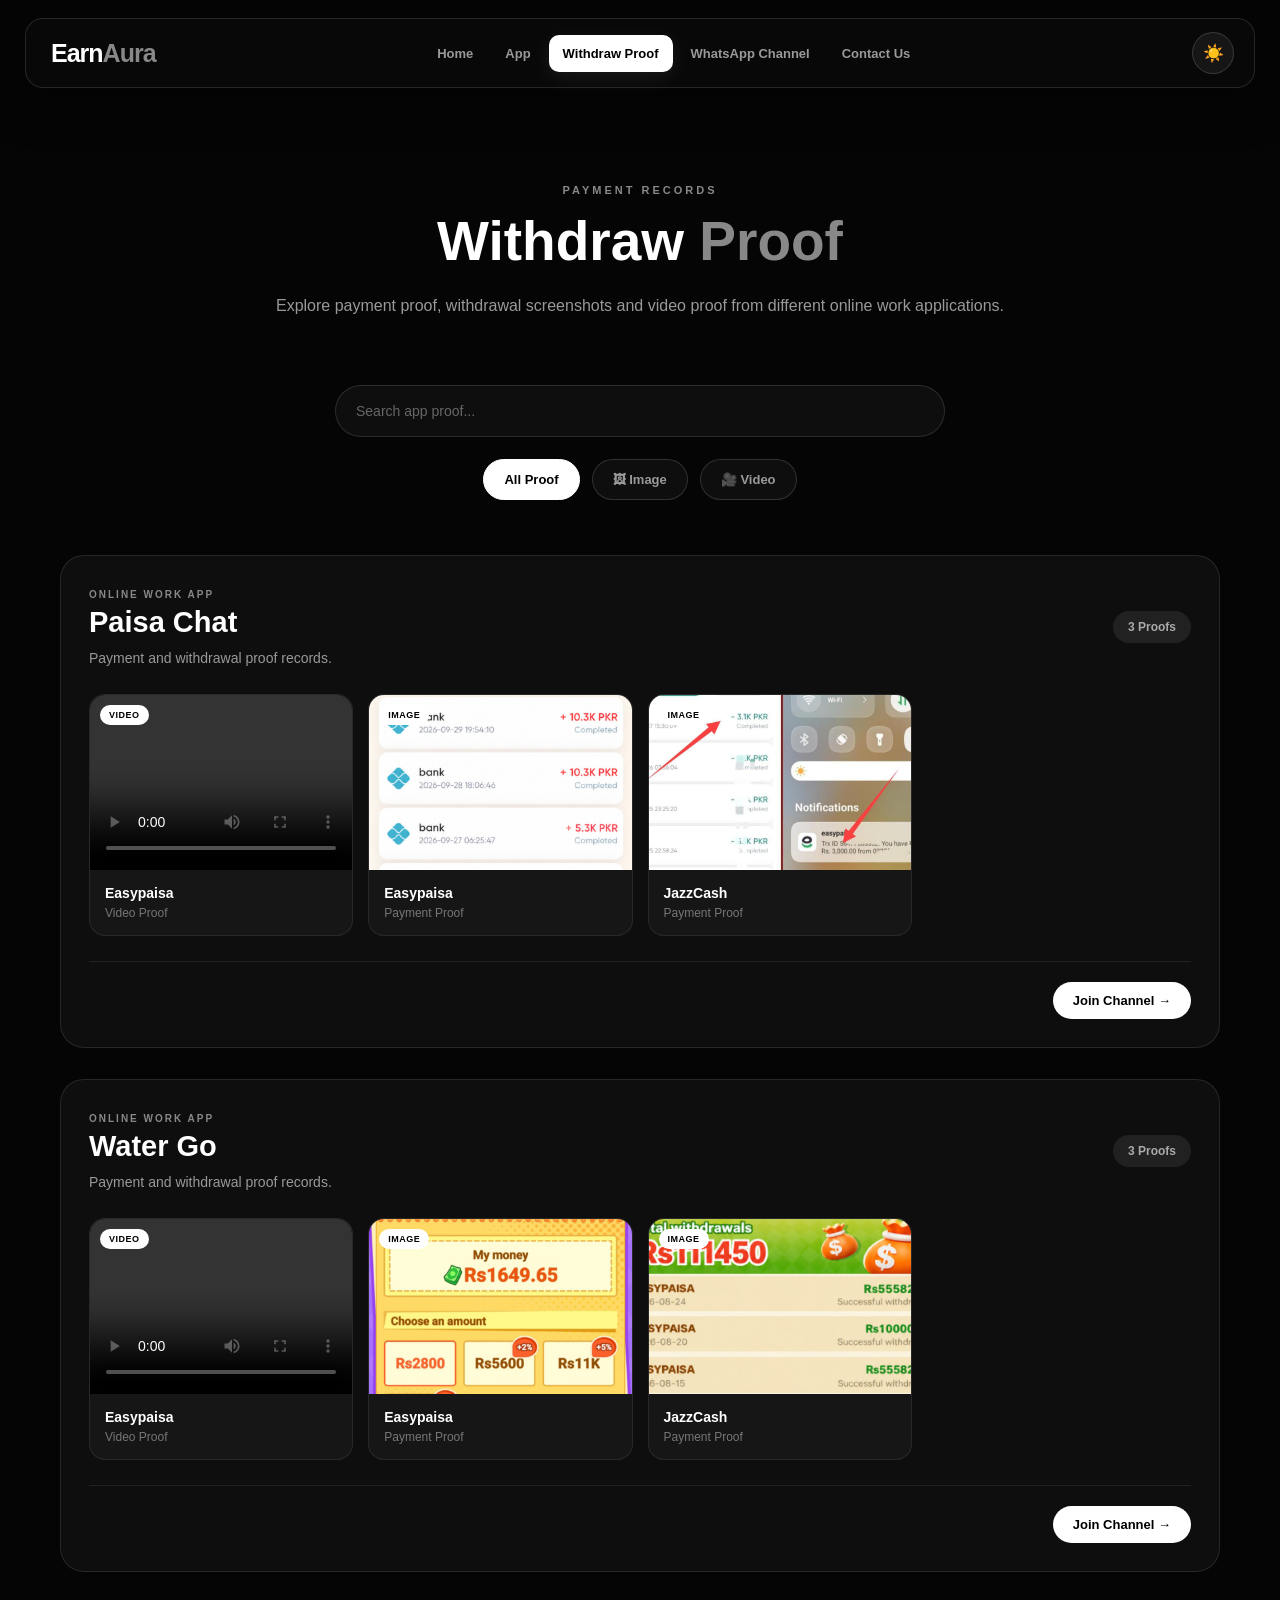
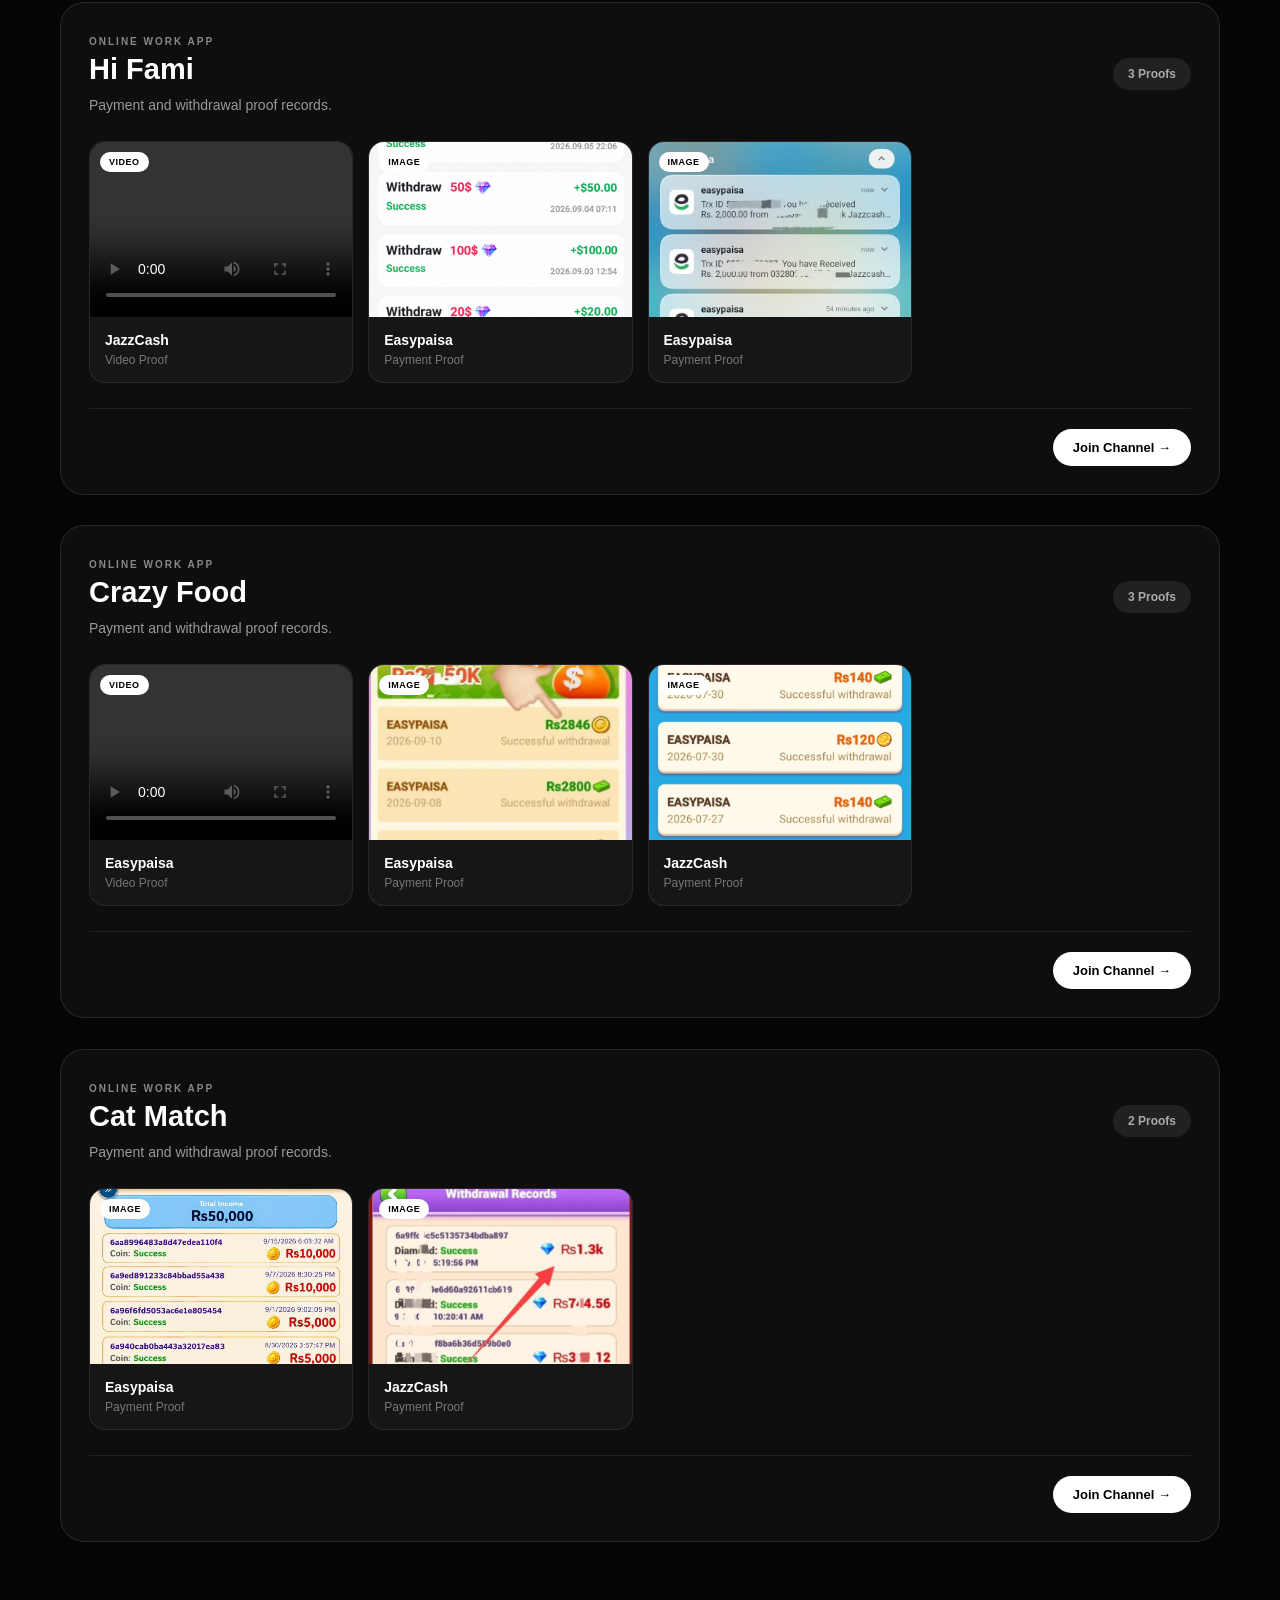
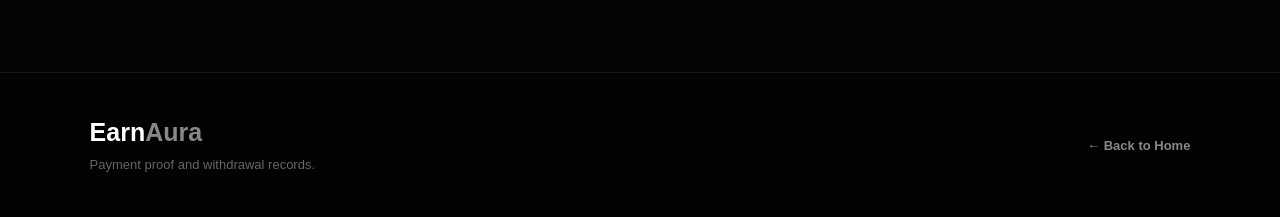
<file: Withdrawproof.html>
<!DOCTYPE html>
<html lang="en">

<head>

    <meta charset="UTF-8">

    <meta name="viewport" content="width=device-width, initial-scale=1.0">

    <title>EarnAura - Withdraw Proof</title>

    <link rel="stylesheet" href="withdrawproof.css">

</head>

<body>


    <!-- =========================
     NAVBAR
========================== -->

    <nav class="navbar">

        <a href="index.html" class="logo">
            Earn<span>Aura</span>
        </a>


        <button class="menu-btn" id="menuBtn" onclick="toggleMenu()" aria-label="Open Menu">
            ☰
        </button>


        <ul class="nav-links" id="navLinks">

            <li>
                <a href="index.html">
                    Home
                </a>
            </li>

            <li>
                <a href="app.html">
                    App
                </a>
            </li>

            <li>
                <a href="Withdrawproof.html" class="active">
                    Withdraw Proof
                </a>
            </li>

            <li>
                <a href="Channel.html">
                    WhatsApp Channel
                </a>
            </li>

            <li>
                <a href="contact.html">
                    Contact Us
                </a>
            </li>

        </ul>


        <!-- THEME BUTTON -->

        <button class="theme-toggle" id="themeToggle" aria-label="Change Theme">
            ☀️
        </button>

    </nav>



    <!-- =========================
     PAGE HEADER
========================== -->

    <section class="proof-header">

        <span class="section-tag">
            PAYMENT RECORDS
        </span>

        <h1>
            Withdraw <span>Proof</span>
        </h1>

        <p>
            Explore payment proof, withdrawal screenshots and
            video proof from different online work applications.
        </p>

    </section>



    <!-- =========================
     SEARCH
========================== -->

    <div class="proof-search">

        <input
            type="text"
            id="proofSearch"
            placeholder="Search app proof..."
            onkeyup="searchProofs()"
        >

    </div>



    <!-- =========================
     FILTERS
========================== -->

    <div class="proof-filters">

        <button
            class="filter-btn active"
            onclick="filterProof('all', this)"
        >
            All Proof
        </button>

        <button
            class="filter-btn"
            onclick="filterProof('image', this)"
        >
            🖼 Image
        </button>

        <button
            class="filter-btn"
            onclick="filterProof('video', this)"
        >
            🎥 Video
        </button>

    </div>



    <!-- =========================
     PROOF CONTAINER
========================== -->

    <main class="proof-container">


        <!-- =================================
         APP 1
    ================================== -->

        <article class="proof-app-card" data-app="blockbuster">

            <div class="proof-app-header">

                <div>

                    <span class="proof-app-category">
                        ONLINE WORK APP
                    </span>

                    <h2>
                        Paisa Chat
                    </h2>

                    <p>
                        Payment and withdrawal proof records.
                    </p>

                </div>

                <span class="proof-count">
                    3 Proofs
                </span>

            </div>


            <div class="proof-mini-grid">

                <!-- VIDEO -->

                <div class="proof-mini-card" data-proof-type="video">

                    <div class="proof-mini-media">

                        <video controls>

                            <source
                                src="paisa chat video.mp4"
                                type="video/mp4"
                            >

                        </video>

                        <span>
                            VIDEO
                        </span>

                    </div>

                    <div class="proof-mini-info">

                        <strong>
                            Easypaisa
                        </strong>

                        <p>
                            Video Proof
                        </p>

                    </div>

                </div>


                <!-- IMAGE -->

                <div class="proof-mini-card" data-proof-type="image">

                    <div class="proof-mini-media">

                        <img
                            src="whatspp go.jpeg"
                            alt="Paisa Chat payment proof"
                        >

                        <span>
                            IMAGE
                        </span>

                    </div>

                    <div class="proof-mini-info">

                        <strong>
                            Easypaisa
                        </strong>

                        <p>
                            Payment Proof
                        </p>

                    </div>

                </div>


                <!-- IMAGE -->

                <div class="proof-mini-card" data-proof-type="image">

                    <div class="proof-mini-media">

                        <img
                            src="paisaa chat.jpeg"
                            alt="Paisa Chat payment proof"
                        >

                        <span>
                            IMAGE
                        </span>

                    </div>

                    <div class="proof-mini-info">

                        <strong>
                            JazzCash
                        </strong>

                        <p>
                            Payment Proof
                        </p>

                    </div>

                </div>

            </div>


            <!-- CHANNEL BUTTON -->

            <div class="proof-app-footer">

                <a
                    href="https://whatsapp.com/channel/0029VbBkpkl35fM3mKS6P71u"
                    target="_blank"
                    rel="noopener noreferrer"
                >
                    Join Channel →
                </a>

            </div>

        </article>



        <!-- =================================
         APP 2
    ================================== -->

        <article class="proof-app-card" data-app="app 2">

            <div class="proof-app-header">

                <div>

                    <span class="proof-app-category">
                        ONLINE WORK APP
                    </span>

                    <h2>
                        Water Go
                    </h2>

                    <p>
                        Payment and withdrawal proof records.
                    </p>

                </div>

                <span class="proof-count">
                    3 Proofs
                </span>

            </div>


            <div class="proof-mini-grid">


                <!-- VIDEO -->

                <div class="proof-mini-card" data-proof-type="video">

                    <div class="proof-mini-media">

                        <video controls>

                            <source
                                src="water go video.mp4"
                                type="video/mp4"
                            >

                        </video>

                        <span>
                            VIDEO
                        </span>

                    </div>

                    <div class="proof-mini-info">

                        <strong>
                            Easypaisa
                        </strong>

                        <p>
                            Video Proof
                        </p>

                    </div>

                </div>


                <!-- IMAGE -->

                <div class="proof-mini-card" data-proof-type="image">

                    <div class="proof-mini-media">

                        <img
                            src="water go 1.jpeg"
                            alt="Water Go payment proof"
                        >

                        <span>
                            IMAGE
                        </span>

                    </div>

                    <div class="proof-mini-info">

                        <strong>
                            Easypaisa
                        </strong>

                        <p>
                            Payment Proof
                        </p>

                    </div>

                </div>


                <!-- IMAGE -->

                <div class="proof-mini-card" data-proof-type="image">

                    <div class="proof-mini-media">

                        <img
                            src="water go2.jpeg"
                            alt="Water Go payment proof"
                        >

                        <span>
                            IMAGE
                        </span>

                    </div>

                    <div class="proof-mini-info">

                        <strong>
                            JazzCash
                        </strong>

                        <p>
                            Payment Proof
                        </p>

                    </div>

                </div>


            </div>


            <!-- CHANNEL BUTTON -->

            <div class="proof-app-footer">

                <a
                    href="https://whatsapp.com/channel/0029VbBkpkl35fM3mKS6P71u"
                    target="_blank"
                    rel="noopener noreferrer"
                >
                    Join Channel →
                </a>

            </div>

        </article>



        <!-- =================================
         APP 3
    ================================== -->

        <article class="proof-app-card" data-app="app 3">

            <div class="proof-app-header">

                <div>

                    <span class="proof-app-category">
                        ONLINE WORK APP
                    </span>

                    <h2>
                        Hi Fami
                    </h2>

                    <p>
                        Payment and withdrawal proof records.
                    </p>

                </div>

                <span class="proof-count">
                    3 Proofs
                </span>

            </div>


            <div class="proof-mini-grid">


                <!-- VIDEO -->

                <div class="proof-mini-card" data-proof-type="video">

                    <div class="proof-mini-media">

                        <video controls>

                            <source
                                src="Hifamivideo.mp4"
                                type="video/mp4"
                            >

                        </video>

                        <span>
                            VIDEO
                        </span>

                    </div>

                    <div class="proof-mini-info">

                        <strong>
                            JazzCash
                        </strong>

                        <p>
                            Video Proof
                        </p>

                    </div>

                </div>


                <!-- IMAGE -->

                <div class="proof-mini-card" data-proof-type="image">

                    <div class="proof-mini-media">

                        <img
                            src="Hifame 1.jpeg"
                            alt="Hi Fami payment proof"
                        >

                        <span>
                            IMAGE
                        </span>

                    </div>

                    <div class="proof-mini-info">

                        <strong>
                            Easypaisa
                        </strong>

                        <p>
                            Payment Proof
                        </p>

                    </div>

                </div>


                <!-- IMAGE -->

                <div class="proof-mini-card" data-proof-type="image">

                    <div class="proof-mini-media">

                        <img
                            src="HiFami2.jpeg"
                            alt="App 3 payment proof"
                        >

                        <span>
                            IMAGE
                        </span>

                    </div>

                    <div class="proof-mini-info">

                        <strong>
                            Easypaisa
                        </strong>

                        <p>
                            Payment Proof
                        </p>

                    </div>

                </div>


            </div>


            <!-- CHANNEL BUTTON -->

            <div class="proof-app-footer">

                <a
                    href="https://whatsapp.com/channel/0029VbBkpkl35fM3mKS6P71u"
                    target="_blank"
                    rel="noopener noreferrer"
                >
                    Join Channel →
                </a>

            </div>

        </article>



        <!-- =================================
         APP 4
    ================================== -->

        <article class="proof-app-card" data-app="app 4">

            <div class="proof-app-header">

                <div>

                    <span class="proof-app-category">
                        ONLINE WORK APP
                    </span>

                    <h2>
                        Crazy Food
                    </h2>

                    <p>
                        Payment and withdrawal proof records.
                    </p>

                </div>

                <span class="proof-count">
                    3 Proofs
                </span>

            </div>


            <div class="proof-mini-grid">


                <!-- VIDEO -->

                <div class="proof-mini-card" data-proof-type="video">

                    <div class="proof-mini-media">

                        <video controls>

                            <source
                                src="CrazyFood.mp4"
                                type="video/mp4"
                            >

                        </video>

                        <span>
                            VIDEO
                        </span>

                    </div>

                    <div class="proof-mini-info">

                        <strong>
                            Easypaisa
                        </strong>

                        <p>
                            Video Proof
                        </p>

                    </div>

                </div>


                <!-- IMAGE -->

                <div class="proof-mini-card" data-proof-type="image">

                    <div class="proof-mini-media">

                        <img
                            src="cray food1.jpeg"
                            alt="App 4 payment proof"
                        >

                        <span>
                            IMAGE
                        </span>

                    </div>

                    <div class="proof-mini-info">

                        <strong>
                            Easypaisa
                        </strong>

                        <p>
                            Payment Proof
                        </p>

                    </div>

                </div>


                <!-- IMAGE -->

                <div class="proof-mini-card" data-proof-type="image">

                    <div class="proof-mini-media">

                        <img
                            src="crazyfood2.jpeg"
                            alt="App 4 payment proof"
                        >

                        <span>
                            IMAGE
                        </span>

                    </div>

                    <div class="proof-mini-info">

                        <strong>
                            JazzCash
                        </strong>

                        <p>
                            Payment Proof
                        </p>

                    </div>

                </div>


            </div>


            <!-- CHANNEL BUTTON -->

            <div class="proof-app-footer">

                <a
                    href="https://whatsapp.com/channel/0029VbBkpkl35fM3mKS6P71u"
                    target="_blank"
                    rel="noopener noreferrer"
                >
                    Join Channel →
                </a>

            </div>

        </article>



        <!-- =================================
         APP 5
    ================================== -->

        <article class="proof-app-card" data-app="app 5">

            <div class="proof-app-header">

                <div>

                    <span class="proof-app-category">
                        ONLINE WORK APP
                    </span>

                    <h2>
                        Cat Match
                    </h2>

                    <p>
                        Payment and withdrawal proof records.
                    </p>

                </div>

                <span class="proof-count">
                    2 Proofs
                </span>

            </div>


            <div class="proof-mini-grid">


                <!-- IMAGE -->

                <div class="proof-mini-card" data-proof-type="image">

                    <div class="proof-mini-media">

                        <img
                            src="cat game.jpeg"
                            alt="App 5 proof"
                        >

                        <span>
                            IMAGE
                        </span>

                    </div>

                    <div class="proof-mini-info">

                        <strong>
                            Easypaisa
                        </strong>

                        <p>
                            Payment Proof
                        </p>

                    </div>

                </div>


                <!-- IMAGE -->

                <div class="proof-mini-card" data-proof-type="image">

                    <div class="proof-mini-media">

                        <img
                            src="catmatch2.jpeg"
                            alt="App 5 proof"
                        >

                        <span>
                            IMAGE
                        </span>

                    </div>

                    <div class="proof-mini-info">

                        <strong>
                            JazzCash
                        </strong>

                        <p>
                            Payment Proof
                        </p>

                    </div>

                </div>


            </div>


            <!-- CHANNEL BUTTON -->

            <div class="proof-app-footer">

                <a
                    href="https://whatsapp.com/channel/0029VbBkpkl35fM3mKS6P71u"
                    target="_blank"
                    rel="noopener noreferrer"
                >
                    Join Channel →
                </a>

            </div>

        </article>



        <!-- NO RESULT -->

        <div id="noResult" class="no-result">

            No proof found.

        </div>


    </main>



    <!-- =========================
     FOOTER
========================== -->

    <footer class="proof-footer">

        <div>

            <a href="index.html" class="footer-logo">
                Earn<span>Aura</span>
            </a>

            <p>
                Payment proof and withdrawal records.
            </p>

        </div>


        <a href="index.html">
            ← Back to Home
        </a>

    </footer>



    <!-- =========================
     JAVASCRIPT
========================== -->

    <script>


        /* MOBILE MENU */

        function toggleMenu() {

            document
                .getElementById("navLinks")
                .classList
                .toggle("show");

        }


        document
            .querySelectorAll(".nav-links a")
            .forEach(link => {

                link.addEventListener("click", () => {

                    document
                        .getElementById("navLinks")
                        .classList
                        .remove("show");

                });

            });



        /* SEARCH */

        function searchProofs() {

            const searchValue =
                document
                    .getElementById("proofSearch")
                    .value
                    .toLowerCase()
                    .trim();

            const apps =
                document.querySelectorAll(".proof-app-card");

            let found = false;


            apps.forEach(app => {

                const appName =
                    app
                        .dataset
                        .app
                        .toLowerCase();

                if (
                    appName.includes(searchValue)
                ) {

                    app.style.display = "";

                    found = true;

                } else {

                    app.style.display = "none";

                }

            });


            document
                .getElementById("noResult")
                .style.display =
                found ? "none" : "block";

        }



        /* FILTER */

        function filterProof(type, button) {

            const buttons =
                document.querySelectorAll(".filter-btn");

            buttons.forEach(btn => {

                btn.classList.remove("active");

            });

            button.classList.add("active");


            const apps =
                document.querySelectorAll(".proof-app-card");

            let found = false;


            apps.forEach(app => {

                const proofs =
                    app.querySelectorAll(".proof-mini-card");

                let visibleProofs = 0;


                proofs.forEach(proof => {

                    const proofType =
                        proof.dataset.proofType;


                    if (
                        type === "all" ||
                        proofType === type
                    ) {

                        proof.style.display = "";

                        visibleProofs++;

                    } else {

                        proof.style.display = "none";

                    }

                });


                if (visibleProofs > 0) {

                    app.style.display = "";

                    found = true;

                } else {

                    app.style.display = "none";

                }

            });


            document
                .getElementById("noResult")
                .style.display =
                found ? "none" : "block";

        }



        /* THEME */

        const themeToggle =
            document.getElementById("themeToggle");


        function updateThemeIcon() {

            if (
                document.body
                    .classList
                    .contains("light-mode")
            ) {

                themeToggle.textContent = "🌙";

            } else {

                themeToggle.textContent = "☀️";

            }

        }


        themeToggle.addEventListener(
            "click",
            () => {

                document.body
                    .classList
                    .toggle("light-mode");


                const theme =
                    document.body
                        .classList
                        .contains("light-mode")
                        ? "light"
                        : "dark";


                localStorage.setItem(
                    "workzone-theme",
                    theme
                );


                updateThemeIcon();

            }
        );



        /* SAVED THEME */

        if (
            localStorage.getItem(
                "workzone-theme"
            ) === "light"
        ) {

            document.body
                .classList
                .add("light-mode");

        }


        updateThemeIcon();

    </script>


</body>

</html>
</file>
<file: index.css>
/* =========================
   RESET
========================= */

* {
    margin: 0;
    padding: 0;
    box-sizing: border-box;
}


html {
    scroll-behavior: smooth;
}


body {
    font-family: Arial, Helvetica, sans-serif;

    background: #050505;

    color: #ffffff;

    overflow-x: hidden;
}

/* =========================
   NAVBAR
========================== */

.navbar {

    position: fixed;

    top: 18px;

    left: 50%;

    transform: translateX(-50%);

    width: calc(100% - 50px);

    max-width: 1250px;

    min-height: 70px;

    padding: 10px 20px 10px 25px;

    display: flex;

    align-items: center;

    justify-content: space-between;

    gap: 15px;

    background:
        rgba(10,10,10,0.82);

    border:
        1px solid
        rgba(255,255,255,0.12);

    border-radius: 18px;

    backdrop-filter: blur(18px);

    -webkit-backdrop-filter: blur(18px);

    box-shadow:
        0 15px 45px
        rgba(0,0,0,0.35);

    z-index: 9999;

    animation:
        navbarDrop 0.8s ease both;
}


/* LOGO */

.logo {

    color: #ffffff;

    text-decoration: none;

    font-size: 25px;

    font-weight: 900;

    letter-spacing: -1px;

    white-space: nowrap;

    transition: 0.3s ease;
}


.logo span {
    color: #888888;
}


.logo:hover {
    transform:
        translateY(-2px);
}


/* NAV LINKS */

.nav-links {

    display: flex;

    align-items: center;

    justify-content: center;

    gap: 4px;

    list-style: none;

    margin: 0;

    padding: 0;

    flex: 1;
}


.nav-links a {

    display: block;

    padding: 11px 14px;

    color: #999999;

    text-decoration: none;

    font-size: 13px;

    font-weight: 600;

    border-radius: 10px;

    transition:
        color 0.3s ease,
        background 0.3s ease,
        transform 0.3s ease;
}


.nav-links a:hover {

    color: #ffffff;

    background:
        rgba(255,255,255,0.06);

    transform:
        translateY(-2px);
}


.nav-links a.active {

    color: #000000;

    background: #ffffff;

    font-weight: 800;

    box-shadow:
        0 5px 20px
        rgba(255,255,255,0.08);
}


/* MENU BUTTON */

.menu-btn {

    display: none;

    width: 42px;

    height: 42px;

    border:
        1px solid
        rgba(255,255,255,0.15);

    border-radius: 10px;

    background:
        rgba(255,255,255,0.06);

    color: #ffffff;

    font-size: 21px;

    cursor: pointer;

    transition: 0.3s ease;
}


.menu-btn:hover {

    background: #ffffff;

    color: #000000;
}


/* THEME */

.theme-toggle {

    flex-shrink: 0;

    width: 42px;

    height: 42px;

    border:
        1px solid
        rgba(255,255,255,0.15);

    border-radius: 50%;

    background:
        rgba(255,255,255,0.06);

    color: #ffffff;

    font-size: 17px;

    cursor: pointer;

    display: flex;

    align-items: center;

    justify-content: center;

    transition:
        0.3s ease;
}


.theme-toggle:hover {

    background: #ffffff;

    color: #000000;

    transform:
        rotate(20deg)
        scale(1.08);
}


/* =========================
   PAGE HEADER
========================== */


/* =========================
   THEME BUTTON
========================= */

.theme-toggle {
    width: 40px;
    height: 40px;

    margin-left: 25px;

    border: 1px solid #333;
    border-radius: 50%;

    background: #151515;
    color: #ffffff;

    font-size: 17px;

    cursor: pointer;

    transition: 0.3s;
}

.theme-toggle:hover {
    border-color: #8b5cf6;
    transform: rotate(15deg);
}


/* =========================
   MENU BUTTON
========================= */

.menu-btn {
    display: none;

    color: #ffffff;

    font-size: 27px;

    cursor: pointer;
}


/* =========================
   MOBILE
========================= */

@media (max-width: 850px) {

    .navbar {
        height: 70px;
        padding: 0 5%;
    }

    .logo {
        font-size: 24px;
    }

    .menu-btn {
        display: block;

        margin-left: auto;
        margin-right: 15px;
    }

    .theme-toggle {
        width: 38px;
        height: 38px;

        margin-left: 0;
    }


    /* Mobile menu */

    .nav-links {

        position: absolute;

        top: 70px;
        left: 0;

        width: 100%;

        display: none;

        flex-direction: column;
        align-items: stretch;

        gap: 0;

        margin: 0;
        padding: 8px 0;

        background: #0b0b0b;

        border-bottom: 1px solid #222;
    }

    .nav-links.show {
        display: flex;
    }

    .nav-links li {
        width: 100%;
    }

    .nav-links a {
        width: 100%;

        padding: 15px 6%;

        box-sizing: border-box;

        font-size: 15px;
    }

    .nav-links a.active::after {
        display: none;
    }

    .nav-links a:hover {
        background: #151515;
    }
}


/* =========================
   LIGHT MODE
========================= */

body.light-mode .navbar {
    background: #ffffff;
    border-bottom-color: #dddddd;
}

body.light-mode .logo {
    color: #111111;
}

body.light-mode .nav-links a {
    color: #555555;
}

body.light-mode .nav-links a:hover {
    color: #111111;
}

body.light-mode .nav-links a.active {
    color: #7c3aed;
}

body.light-mode .nav-links a.active::after {
    background: #7c3aed;
}

body.light-mode .theme-toggle {
    background: #f2f2f2;
    border-color: #dddddd;
    color: #111111;
}

body.light-mode .menu-btn {
    color: #111111;
}


/* Mobile light mode */

@media (max-width: 850px) {

    body.light-mode .nav-links {
        background: #ffffff;
        border-bottom-color: #dddddd;
    }

    body.light-mode .nav-links a:hover {
        background: #f5f5f5;
    }
}
/* =========================
   LOGO
========================= */

.logo {

    position: relative;

    color: #ffffff;

    text-decoration: none;

    font-size: 25px;

    font-weight: 800;

    letter-spacing: -1px;

    transition: 0.4s ease;

}


.logo span {

    color: #bdbdbd;

}


.logo:hover {

    transform: scale(1.05);

    text-shadow:

        0 0 10px
        rgba(255,255,255,0.5),

        0 0 25px
        rgba(255,255,255,0.2);

}


/* =========================
   NAV LINKS
========================= */

.nav-links {

    display: flex;

    align-items: center;

    gap: 8px;

    list-style: none;

    margin: 0;

    padding: 0;

}


.nav-links li {

    position: relative;

}


.nav-links a {

    position: relative;

    display: block;

    color: #bdbdbd;

    text-decoration: none;

    font-size: 14px;

    font-weight: 600;

    padding: 12px 16px;

    border-radius: 10px;


    transition:

        color 0.3s ease,

        background 0.3s ease,

        transform 0.3s ease;

}


/* Animated Underline */

.nav-links a::after {

    content: "";

    position: absolute;

    bottom: 5px;

    left: 50%;

    width: 0;

    height: 2px;

    background: #ffffff;

    border-radius: 10px;

    transform: translateX(-50%);

    transition: width 0.35s ease;

}


/* Hover */

.nav-links a:hover {

    color: #ffffff;

    background:
        rgba(255, 255, 255, 0.07);

    transform:
        translateY(-3px);

}


.nav-links a:hover::after {

    width: 55%;

}


/* Active */

.nav-links a.active {

    color: #050505;

    background: #ffffff;


    box-shadow:

        0 0 20px
        rgba(255,255,255,0.15);


    animation:
        activePulse 2.5s infinite;

}


.nav-links a.active::after {

    display: none;

}


/* =========================
   MENU BUTTON
========================= */

.menu-btn {

    display: none;

    color: #ffffff;

    font-size: 28px;

    cursor: pointer;

    transition: 0.3s ease;

}


.menu-btn:hover {

    transform:
        rotate(90deg)
        scale(1.1);

}


/* =========================
   HOME
========================= */

.home {

    position: relative;

    min-height: 100vh;

    display: flex;

    align-items: center;

    justify-content: center;

    text-align: center;


    padding: 120px 20px 80px;


    background-image:

        linear-gradient(
            rgba(0,0,0,0.78),
            rgba(5,5,5,0.94)
        ),

        url("WhatsApp\ Image\ 2026-09-27\ at\ 11.44.02\ PM.jpeg");


    background-size: cover;

    background-position: center;

    background-attachment: fixed;

    overflow: hidden;

}


/* =========================
   PARTICLES
========================= */

.animated-bg {

    position: absolute;

    inset: 0;

    pointer-events: none;

}


.animated-bg span {

    position: absolute;

    display: block;

    width: 5px;

    height: 5px;

    background: #ffffff;

    border-radius: 50%;

    opacity: 0.35;

    box-shadow:

        0 0 10px
        rgba(255,255,255,0.8);


    animation:

        particleMove
        linear infinite;

}


/* Particle Positions */

.animated-bg span:nth-child(1) {

    left: 10%;
    top: 80%;

    animation-duration: 9s;

}


.animated-bg span:nth-child(2) {

    left: 20%;
    top: 60%;

    animation-duration: 12s;

}


.animated-bg span:nth-child(3) {

    left: 30%;
    top: 90%;

    animation-duration: 8s;

}


.animated-bg span:nth-child(4) {

    left: 40%;
    top: 70%;

    animation-duration: 11s;

}


.animated-bg span:nth-child(5) {

    left: 50%;
    top: 85%;

    animation-duration: 10s;

}


.animated-bg span:nth-child(6) {

    left: 60%;
    top: 65%;

    animation-duration: 13s;

}


.animated-bg span:nth-child(7) {

    left: 70%;
    top: 90%;

    animation-duration: 9s;

}


.animated-bg span:nth-child(8) {

    left: 80%;
    top: 75%;

    animation-duration: 12s;

}


.animated-bg span:nth-child(9) {

    left: 90%;
    top: 85%;

    animation-duration: 10s;

}


.animated-bg span:nth-child(10) {

    left: 55%;
    top: 50%;

    animation-duration: 14s;

}


/* =========================
   GLOWING CIRCLES
========================= */

.glow {

    position: absolute;

    border-radius: 50%;

    filter: blur(80px);

    pointer-events: none;

}


.glow-1 {

    width: 350px;

    height: 350px;

    background:
        rgba(255,255,255,0.08);

    top: 10%;

    left: -100px;

    animation:
        glowMove1 8s ease-in-out infinite;

}


.glow-2 {

    width: 400px;

    height: 400px;

    background:
        rgba(150,150,150,0.07);

    right: -120px;

    bottom: 0;

    animation:
        glowMove2 10s ease-in-out infinite;

}


.glow-3 {

    width: 200px;

    height: 200px;

    background:
        rgba(255,255,255,0.05);

    top: 45%;

    right: 30%;

    animation:
        glowMove3 6s ease-in-out infinite;

}


/* =========================
   HOME CONTENT
========================= */

.home-content {

    position: relative;

    z-index: 5;

    max-width: 850px;

    animation:

        contentShow 1s ease forwards,

        floatingContent
        5s ease-in-out
        infinite;

}


/* =========================
   BADGE
========================= */

.badge {

    display: inline-block;

    padding: 9px 18px;

    margin-bottom: 25px;

    color: #ffffff;

    font-size: 12px;

    font-weight: 700;

    letter-spacing: 2px;

    border:

        1px solid
        rgba(255,255,255,0.25);

    border-radius: 50px;

    background:

        rgba(255,255,255,0.06);

    backdrop-filter: blur(10px);


    animation:

        badgePulse
        2.5s ease-in-out
        infinite;

}


/* =========================
   HEADING
========================= */

.home h1 {

    font-size: clamp(42px, 7vw, 78px);

    line-height: 1.05;

    margin-bottom: 20px;

    font-weight: 800;

    letter-spacing: -3px;

}


.home h1 span {

    color: #ffffff;

    position: relative;

}


.home h1 span::after {

    content: "";

    position: absolute;

    left: 0;

    bottom: -5px;

    width: 100%;

    height: 3px;

    background:

        linear-gradient(
            90deg,
            transparent,
            #ffffff,
            transparent
        );

    animation:

        nameLine
        3s ease-in-out
        infinite;

}


/* =========================
   SUB HEADING
========================= */

.home h2 {

    font-size: clamp(20px, 3vw, 30px);

    color: #d0d0d0;

    margin-bottom: 22px;

    font-weight: 600;

}


/* =========================
   ABOUT
========================= */

.about {

    max-width: 700px;

    margin: auto;

    color: #a7a7a7;

    font-size: 16px;

    line-height: 1.8;

}


/* =========================
   BUTTONS
========================= */

.home-buttons {

    display: flex;

    justify-content: center;

    gap: 15px;

    margin-top: 35px;

    flex-wrap: wrap;

}


.btn {

    position: relative;

    overflow: hidden;

    display: inline-flex;

    align-items: center;

    justify-content: center;

    gap: 10px;

    min-width: 170px;

    padding: 14px 24px;

    color: #050505;

    background: #ffffff;

    text-decoration: none;

    border-radius: 12px;

    font-size: 14px;

    font-weight: 700;

    border: 1px solid #ffffff;

    transition: 0.35s ease;

}


.btn span {

    font-size: 20px;

    transition: 0.3s ease;

}


.btn:hover {

    transform:

        translateY(-5px)
        scale(1.03);

    box-shadow:

        0 12px 30px
        rgba(255,255,255,0.15);

}


.btn:hover span {

    transform:
        translateX(5px);

}


/* Button Shine */

.btn::before {

    content: "";

    position: absolute;

    width: 0;

    height: 0;

    left: 50%;

    top: 50%;

    background:
        rgba(0,0,0,0.08);

    border-radius: 50%;

    transform:
        translate(-50%, -50%);

    transition:

        width 0.5s ease,
        height 0.5s ease;

}


.btn:hover::before {

    width: 350px;

    height: 350px;

}


/* White Outline Button */

.white-btn {

    color: #ffffff;

    background: transparent;

}


.white-btn:hover {

    background: #ffffff;

    color: #050505;

}


/* =========================
   MINI INFO
========================= */

.mini-info {

    display: flex;

    justify-content: center;

    gap: 45px;

    margin-top: 50px;

    flex-wrap: wrap;

}


.mini-info div {

    display: flex;

    flex-direction: column;

    gap: 5px;

}


.mini-info strong {

    font-size: 18px;

    color: #ffffff;

}


.mini-info span {

    font-size: 12px;

    color: #777777;

}


/* =========================
   OTHER SECTIONS
========================= */

.dummy-section {

    min-height: 70vh;

    padding: 120px 20px;

    display: flex;

    align-items: center;

    justify-content: center;

    text-align: center;

    background: #080808;

    border-top:

        1px solid
        rgba(255,255,255,0.08);

}


.section-content {

    max-width: 700px;

}


.section-tag {

    display: inline-block;

    padding: 8px 16px;

    border:

        1px solid
        rgba(255,255,255,0.2);

    border-radius: 50px;

    color: #aaa;

    font-size: 11px;

    letter-spacing: 2px;

    margin-bottom: 20px;

}


.section-content h2 {

    font-size: 45px;

    margin-bottom: 20px;

}


.section-content p {

    color: #888;

    line-height: 1.8;

    margin-bottom: 25px;

}


/* =========================
   ANIMATIONS
========================= */

@keyframes navbarDrop {

    from {

        opacity: 0;

        transform:
            translate(-50%, -35px);

    }

    to {

        opacity: 1;

        transform:
            translate(-50%, 0);

    }

}


@keyframes navGlow {

    0%,
    100% {

        opacity: 0.25;

        transform:
            scaleX(0.7);

    }

    50% {

        opacity: 1;

        transform:
            scaleX(1);

    }

}


@keyframes activePulse {

    0%,
    100% {

        box-shadow:
            0 0 10px
            rgba(255,255,255,0.08);

    }

    50% {

        box-shadow:

            0 0 20px
            rgba(255,255,255,0.2),

            0 0 35px
            rgba(255,255,255,0.05);

    }

}


@keyframes contentShow {

    from {

        opacity: 0;

        transform:
            translateY(40px);

    }

    to {

        opacity: 1;

        transform:
            translateY(0);

    }

}


@keyframes floatingContent {

    0%,
    100% {

        transform:
            translateY(0);

    }

    50% {

        transform:
            translateY(-8px);

    }

}


@keyframes badgePulse {

    0%,
    100% {

        box-shadow:
            0 0 0
            rgba(255,255,255,0);

    }

    50% {

        box-shadow:

            0 0 25px
            rgba(255,255,255,0.12);

    }

}


@keyframes nameLine {

    0%,
    100% {

        opacity: 0.3;

        transform:
            scaleX(0.7);

    }

    50% {

        opacity: 1;

        transform:
            scaleX(1);

    }

}


@keyframes particleMove {

    0% {

        transform:
            translateY(100px)
            scale(0.5);

        opacity: 0;

    }

    20% {

        opacity: 0.5;

    }

    80% {

        opacity: 0.4;

    }

    100% {

        transform:
            translateY(-700px)
            scale(1.2);

        opacity: 0;

    }

}


@keyframes glowMove1 {

    0%,
    100% {

        transform:
            translate(0,0)
            scale(1);

    }

    50% {

        transform:
            translate(100px,50px)
            scale(1.2);

    }

}


@keyframes glowMove2 {

    0%,
    100% {

        transform:
            translate(0,0)
            scale(1);

    }

    50% {

        transform:
            translate(-100px,-80px)
            scale(1.15);

    }

}


@keyframes glowMove3 {

    0%,
    100% {

        transform:
            scale(1);

        opacity: 0.3;

    }

    50% {

        transform:
            scale(1.5);

        opacity: 0.7;

    }

}


/* =========================
   MOBILE
========================= */

@media (max-width: 850px) {

    .navbar {

        width: 88%;

    }


    .menu-btn {

        display: block;

    }


    .nav-links {

        position: absolute;

        top: 80px;

        left: 0;

        width: 100%;


        flex-direction: column;

        align-items: stretch;


        padding: 12px;


        background:

            rgba(8,8,8,0.95);


        backdrop-filter:
            blur(20px);


        border:

            1px solid
            rgba(255,255,255,0.12);


        border-radius: 16px;


        opacity: 0;

        visibility: hidden;

        transform:
            translateY(-15px);


        transition:

            opacity 0.35s ease,

            transform 0.35s ease,

            visibility 0.35s ease;

    }


    .nav-links.show {

        opacity: 1;

        visibility: visible;

        transform:
            translateY(0);

    }


    .nav-links a {

        text-align: center;

        width: 100%;

    }


    .home {

        background-attachment:
            scroll;

    }

}


@media (max-width: 600px) {

    .navbar {

        top: 12px;

        height: 64px;

        padding: 0 18px;

    }


    .logo {

        font-size: 21px;

    }


    .home {

        padding-top: 110px;

    }


    .home h1 {

        font-size: 43px;

        letter-spacing:
            -2px;

    }


    .home h2 {

        font-size: 21px;

    }


    .about {

        font-size: 14px;

    }


    .home-buttons {

        flex-direction:
            column;

        align-items:
            center;

    }


    .btn {

        width: 90%;

        max-width: 300px;

    }


    .mini-info {

        gap: 25px;

    }


    .section-content h2 {

        font-size: 35px;

    }

}
.app-section-btn {
    display: inline-block;
    margin-top: 25px;
    padding: 13px 28px;
    background: #ffffff;
    color: #000000;
    text-decoration: none;
    border-radius: 30px;
    font-weight: 700;
    transition: 0.3s ease;
}

.app-section-btn:hover {
    transform: translateY(-4px);
    box-shadow: 0 10px 30px rgba(255, 255, 255, 0.2);
}
/* =========================
   HOME APP SECTION
========================== */

.apps-section {
    position: relative;
    padding: 110px 7%;
    background: #050505;
    color: #ffffff;
    overflow: hidden;
}


/* Heading */

.apps-section-heading {
    text-align: center;
    max-width: 750px;
    margin: 0 auto 55px;
}

.section-tag {
    display: inline-block;
    font-size: 12px;
    letter-spacing: 3px;
    font-weight: 700;
    color: #999;
    margin-bottom: 15px;
}

.apps-section-heading h2 {
    font-size: 46px;
    margin: 0 0 18px;
    font-weight: 800;
}

.apps-section-heading h2 span {
    color: #999;
}

.apps-section-heading p {
    color: #aaa;
    font-size: 16px;
    line-height: 1.7;
}


/* Cards Grid */

.home-apps-grid {
    max-width: 1200px;
    margin: auto;

    display: grid;
    grid-template-columns: repeat(2, 1fr);

    gap: 30px;
}


/* Card */

.home-app-card {
    background: rgba(255, 255, 255, 0.04);

    border: 1px solid rgba(255, 255, 255, 0.10);

    border-radius: 20px;

    overflow: hidden;

    transition: 0.4s ease;

    animation: appCardShow 0.8s ease forwards;
}

.home-app-card:hover {
    transform: translateY(-8px);

    border-color: rgba(255, 255, 255, 0.35);

    box-shadow:
        0 20px 50px rgba(0, 0, 0, 0.5);
}


/* Image */

.home-app-image {
    position: relative;

    height: 230px;

    overflow: hidden;

    background: #111;
}

.home-app-image img {
    width: 100%;
    height: 100%;

    object-fit: cover;

    transition: 0.5s ease;
}

.home-app-card:hover .home-app-image img {
    transform: scale(1.08);
}


/* Badge */

.app-badge {
    position: absolute;

    top: 15px;
    left: 15px;

    padding: 7px 13px;

    background: #ffffff;
    color: #000000;

    border-radius: 20px;

    font-size: 10px;
    font-weight: 800;
    letter-spacing: 1px;
}


/* Card Info */

.home-app-info {
    padding: 25px;
}

.app-category {
    font-size: 11px;
    letter-spacing: 2px;
    color: #888;
    font-weight: 700;
}

.home-app-info h3 {
    font-size: 27px;
    margin: 10px 0;
}

.home-app-info p {
    color: #999;
    line-height: 1.6;
    margin-bottom: 22px;
}


/* Button */

.home-app-btn {
    display: inline-block;

    padding: 11px 20px;

    background: #ffffff;
    color: #000000;

    text-decoration: none;

    border-radius: 25px;

    font-size: 14px;
    font-weight: 700;

    transition: 0.3s ease;
}

.home-app-btn:hover {
    transform: translateX(5px);

    box-shadow:
        0 8px 25px rgba(255, 255, 255, 0.15);
}


/* View All */

.view-all-apps {
    text-align: center;
    margin-top: 50px;
}

.view-all-apps a {
    display: inline-block;

    padding: 14px 30px;

    border: 1px solid rgba(255, 255, 255, 0.25);

    border-radius: 30px;

    color: #ffffff;

    text-decoration: none;

    font-weight: 700;

    transition: 0.3s ease;
}

.view-all-apps a:hover {
    background: #ffffff;
    color: #000000;

    transform: translateY(-3px);
}


/* Animation */

@keyframes appCardShow {

    from {
        opacity: 0;
        transform: translateY(30px);
    }

    to {
        opacity: 1;
        transform: translateY(0);
    }

}


/* =========================
   MOBILE
========================== */

@media (max-width: 700px) {

    .apps-section {
        padding: 80px 20px;
    }

    .apps-section-heading h2 {
        font-size: 34px;
    }

    .home-apps-grid {
        grid-template-columns: 1fr;
        gap: 22px;
    }

    .home-app-image {
        height: 210px;
    }

}
/* =========================
   PREMIUM APP ANIMATIONS
========================== */

/* Section heading animation */
.apps-section-heading {
    animation: headingReveal 1s ease both;
}

@keyframes headingReveal {
    from {
        opacity: 0;
        transform: translateY(40px);
    }

    to {
        opacity: 1;
        transform: translateY(0);
    }
}


/* App cards animation */
.home-app-card {
    opacity: 0;
    animation: cardReveal 0.8s ease forwards;
}

/* Different timing for each card */
.home-app-card:nth-child(1) {
    animation-delay: 0.2s;
}

.home-app-card:nth-child(2) {
    animation-delay: 0.4s;
}

.home-app-card:nth-child(3) {
    animation-delay: 0.6s;
}

.home-app-card:nth-child(4) {
    animation-delay: 0.8s;
}

@keyframes cardReveal {
    from {
        opacity: 0;
        transform: translateY(60px) scale(0.96);
    }

    to {
        opacity: 1;
        transform: translateY(0) scale(1);
    }
}


/* Moving shine on cards */
.home-app-card {
    position: relative;
}

.home-app-card::before {
    content: "";
    position: absolute;

    top: 0;
    left: -120%;

    width: 60%;
    height: 100%;

    background: linear-gradient(
        90deg,
        transparent,
        rgba(255,255,255,0.08),
        transparent
    );

    transform: skewX(-20deg);

    transition: 0.7s;
    pointer-events: none;
    z-index: 2;
}

.home-app-card:hover::before {
    left: 130%;
}


/* Image smooth zoom */
.home-app-image img {
    transition:
        transform 0.7s cubic-bezier(.2,.8,.2,1),
        filter 0.5s ease;
}

.home-app-card:hover .home-app-image img {
    transform: scale(1.1);
    filter: brightness(1.08);
}


/* Card hover */
.home-app-card {
    transition:
        transform 0.4s ease,
        box-shadow 0.4s ease,
        border-color 0.4s ease;
}

.home-app-card:hover {
    transform: translateY(-12px);

    box-shadow:
        0 25px 60px rgba(0,0,0,0.6);
}


/* Button animation */
.home-app-btn {
    position: relative;
    overflow: hidden;
}

.home-app-btn::before {
    content: "";

    position: absolute;

    top: 0;
    left: -100%;

    width: 100%;
    height: 100%;

    background: linear-gradient(
        90deg,
        transparent,
        rgba(0,0,0,0.12),
        transparent
    );

    transition: 0.5s;
}

.home-app-btn:hover::before {
    left: 100%;
}


/* View All button animation */
.view-all-apps a {
    transition:
        transform 0.3s ease,
        background 0.3s ease,
        box-shadow 0.3s ease;
}

.view-all-apps a:hover {
    transform: translateY(-5px) scale(1.03);

    box-shadow:
        0 12px 35px rgba(255,255,255,0.15);
}


/* Badge floating animation */
.app-badge {
    animation: badgeFloat 2.5s ease-in-out infinite;
}

@keyframes badgeFloat {
    0%,
    100% {
        transform: translateY(0);
    }

    50% {
        transform: translateY(-4px);
    }
}


/* Section background glow */
.apps-section::after {
    content: "";

    position: absolute;

    width: 350px;
    height: 350px;

    right: -150px;
    top: 30%;

    background: rgba(255,255,255,0.05);

    border-radius: 50%;

    filter: blur(80px);

    animation: glowMove 5s ease-in-out infinite;

    pointer-events: none;
}

@keyframes glowMove {
    0%,
    100% {
        transform: translateY(0) scale(1);
    }

    50% {
        transform: translateY(-40px) scale(1.15);
    }
}
/* =========================
   WITHDRAW PROOF SECTION
========================== */

.proof-section {
    position: relative;
    padding: 110px 7%;
    background: #080808;
    color: #ffffff;
    overflow: hidden;
}


/* =========================
   Heading
========================== */

.proof-heading {
    max-width: 750px;
    margin: 0 auto 55px;
    text-align: center;
    animation: proofHeading 1s ease both;
}

.proof-heading h2 {
    font-size: 46px;
    margin: 0 0 18px;
    font-weight: 800;
}

.proof-heading h2 span {
    color: #999;
}

.proof-heading p {
    color: #999;
    line-height: 1.7;
}


/* =========================
   Grid
========================== */

.proof-grid {
    max-width: 1200px;
    margin: auto;

    display: grid;
    grid-template-columns: repeat(2, 1fr);
    gap: 30px;
}


/* =========================
   Card
========================== */

.proof-card {
    position: relative;

    overflow: hidden;

    background: rgba(255,255,255,0.04);

    border: 1px solid rgba(255,255,255,0.10);

    border-radius: 20px;

    opacity: 0;

    animation: proofCardShow 0.8s ease forwards;

    transition:
        transform 0.4s ease,
        border-color 0.4s ease,
        box-shadow 0.4s ease;
}


/* Card delay */

.proof-card:nth-child(1) {
    animation-delay: 0.2s;
}

.proof-card:nth-child(2) {
    animation-delay: 0.4s;
}

.proof-card:nth-child(3) {
    animation-delay: 0.6s;
}

.proof-card:nth-child(4) {
    animation-delay: 0.8s;
}


/* =========================
   Hover
========================== */

.proof-card:hover {
    transform: translateY(-12px);

    border-color: rgba(255,255,255,0.35);

    box-shadow:
        0 25px 60px rgba(0,0,0,0.6);
}


/* =========================
   Shine
========================== */

.proof-card::before {
    content: "";

    position: absolute;

    top: 0;
    left: -130%;

    width: 60%;
    height: 100%;

    background: linear-gradient(
        90deg,
        transparent,
        rgba(255,255,255,0.10),
        transparent
    );

    transform: skewX(-20deg);

    transition: 0.8s;

    z-index: 3;

    pointer-events: none;
}

.proof-card:hover::before {
    left: 140%;
}


/* =========================
   IMAGE - FIXED
========================== */

.proof-image {
    position: relative;

    width: 100%;

    min-height: 240px;

    display: flex;
    align-items: center;
    justify-content: center;

    overflow: hidden;

    background: #111;
}


/* Full image - NO CROP */

.proof-image img {
    display: block;

    width: 100%;
    height: auto;

    max-width: 100%;

    object-fit: contain;

    transition:
        transform 0.7s ease,
        filter 0.5s ease;
}


/* Hover */

.proof-card:hover .proof-image img {
    transform: scale(1.03);

    filter: brightness(1.08);
}


/* =========================
   Status
========================== */

.proof-status {
    position: absolute;

    top: 15px;
    left: 15px;

    padding: 7px 13px;

    background: #ffffff;

    color: #000000;

    border-radius: 20px;

    font-size: 10px;

    font-weight: 800;

    letter-spacing: 1px;

    animation: statusFloat 2.5s ease-in-out infinite;

    z-index: 5;
}


/* =========================
   Info
========================== */

.proof-info {
    padding: 25px;
}

.proof-method {
    font-size: 11px;

    color: #888;

    letter-spacing: 2px;

    font-weight: 700;
}

.proof-info h3 {
    font-size: 28px;

    margin: 10px 0;
}

.proof-info p {
    color: #999;

    line-height: 1.6;

    margin-bottom: 22px;
}


/* =========================
   Button
========================== */

.proof-btn {
    position: relative;

    display: inline-block;

    overflow: hidden;

    padding: 11px 20px;

    background: #ffffff;

    color: #000000;

    text-decoration: none;

    border-radius: 25px;

    font-size: 14px;

    font-weight: 700;

    transition: 0.3s ease;
}

.proof-btn:hover {
    transform: translateX(5px);

    box-shadow:
        0 8px 25px rgba(255,255,255,0.15);
}


/* Button shine */

.proof-btn::before {
    content: "";

    position: absolute;

    top: 0;
    left: -100%;

    width: 100%;
    height: 100%;

    background: linear-gradient(
        90deg,
        transparent,
        rgba(0,0,0,0.12),
        transparent
    );

    transition: 0.5s;
}

.proof-btn:hover::before {
    left: 100%;
}


/* =========================
   MOBILE
========================== */

@media (max-width: 768px) {

    .proof-section {
        padding: 80px 5%;
    }

    .proof-heading h2 {
        font-size: 34px;
    }

    .proof-grid {
        grid-template-columns: 1fr;
        gap: 25px;
    }

    .proof-image {
        min-height: 200px;
    }

    .proof-image img {
        width: 100%;
        height: auto;
        object-fit: contain;
    }

    .proof-info {
        padding: 20px;
    }

    .proof-info h3 {
        font-size: 24px;
    }
}


/* =========================
   SMALL MOBILE
========================== */

@media (max-width: 480px) {

    .proof-section {
        padding: 70px 4%;
    }

    .proof-heading h2 {
        font-size: 30px;
    }

    .proof-image {
        min-height: 170px;
    }

    .proof-info h3 {
        font-size: 22px;
    }
}

/* View All */

.view-all-proof {
    text-align: center;

    margin-top: 50px;
}

.view-all-proof a {
    display: inline-block;

    padding: 14px 30px;

    border: 1px solid rgba(255,255,255,0.25);

    border-radius: 30px;

    color: #ffffff;

    text-decoration: none;

    font-weight: 700;

    transition: 0.3s ease;
}

.view-all-proof a:hover {
    background: #ffffff;

    color: #000000;

    transform: translateY(-5px) scale(1.03);

    box-shadow:
        0 12px 35px rgba(255,255,255,0.15);
}


/* Background glow */

.proof-section::after {
    content: "";

    position: absolute;

    width: 350px;
    height: 350px;

    left: -180px;
    top: 35%;

    background: rgba(255,255,255,0.05);

    border-radius: 50%;

    filter: blur(90px);

    animation: proofGlow 5s ease-in-out infinite;

    pointer-events: none;
}


/* Animations */

@keyframes proofHeading {

    from {
        opacity: 0;
        transform: translateY(40px);
    }

    to {
        opacity: 1;
        transform: translateY(0);
    }

}


@keyframes proofCardShow {

    from {
        opacity: 0;
        transform: translateY(60px) scale(0.96);
    }

    to {
        opacity: 1;
        transform: translateY(0) scale(1);
    }

}


@keyframes statusFloat {

    0%,
    100% {
        transform: translateY(0);
    }

    50% {
        transform: translateY(-4px);
    }

}


@keyframes proofGlow {

    0%,
    100% {
        transform: translateY(0) scale(1);
    }

    50% {
        transform: translateY(-40px) scale(1.15);
    }

}


/* Mobile */

@media (max-width: 700px) {

    .proof-section {
        padding: 80px 20px;
    }

    .proof-heading h2 {
        font-size: 34px;
    }

    .proof-grid {
        grid-template-columns: 1fr;
        gap: 22px;
    }

    .proof-image {
        height: 210px;
    }

}

/* =========================
   WHATSAPP CHANNEL SECTION
========================== */

.whatsapp-section {
    position: relative;
    padding: 120px 7%;

    background: #050505;

    color: #ffffff;

    overflow: hidden;

    text-align: center;
}


/* Main Card */

.whatsapp-card {
    position: relative;

    max-width: 850px;

    margin: auto;

    padding: 65px 45px;

    background: rgba(255,255,255,0.04);

    border: 1px solid rgba(255,255,255,0.12);

    border-radius: 30px;

    overflow: hidden;

    animation: whatsappShow 1s ease both;

    transition: 0.4s ease;
}

.whatsapp-card:hover {
    transform: translateY(-8px);

    border-color: rgba(255,255,255,0.30);

    box-shadow:
        0 25px 70px rgba(0,0,0,0.6);
}


/* WhatsApp Icon */

.whatsapp-icon {
    width: 75px;
    height: 75px;

    margin: 0 auto 25px;

    display: flex;

    align-items: center;
    justify-content: center;

    border: 1px solid rgba(255,255,255,0.25);

    border-radius: 50%;

    background: rgba(255,255,255,0.07);

    animation: whatsappFloat 2.5s ease-in-out infinite;
}

.whatsapp-icon span {
    font-size: 40px;
}


/* Tag */

.whatsapp-tag {
    display: inline-block;

    font-size: 11px;

    letter-spacing: 3px;

    color: #888;

    font-weight: 700;

    margin-bottom: 15px;
}


/* Heading */

.whatsapp-card h2 {
    font-size: 44px;

    margin: 0 0 18px;

    font-weight: 800;
}

.whatsapp-card h2 span {
    color: #999;
}


/* Description */

.whatsapp-card > p {
    max-width: 650px;

    margin: auto;

    color: #999;

    line-height: 1.8;

    font-size: 16px;
}


/* Features */

.whatsapp-features {
    display: flex;

    justify-content: center;

    flex-wrap: wrap;

    gap: 15px;

    margin: 35px 0;
}

.whatsapp-feature {
    display: flex;

    align-items: center;

    gap: 8px;

    padding: 10px 16px;

    border: 1px solid rgba(255,255,255,0.10);

    border-radius: 30px;

    background: rgba(255,255,255,0.03);
}

.whatsapp-feature span {
    color: #ffffff;

    font-weight: 800;
}

.whatsapp-feature p {
    margin: 0;

    color: #aaa;

    font-size: 13px;
}


/* Join Button */

.whatsapp-btn {
    position: relative;

    display: inline-block;

    overflow: hidden;

    padding: 15px 32px;

    background: #ffffff;

    color: #000000;

    text-decoration: none;

    border-radius: 30px;

    font-weight: 800;

    transition: 0.3s ease;
}

.whatsapp-btn:hover {
    transform: translateY(-5px) scale(1.03);

    box-shadow:
        0 12px 35px rgba(255,255,255,0.18);
}


/* Button Shine */

.whatsapp-btn::before {
    content: "";

    position: absolute;

    top: 0;
    left: -100%;

    width: 100%;
    height: 100%;

    background: linear-gradient(
        90deg,
        transparent,
        rgba(0,0,0,0.12),
        transparent
    );

    transition: 0.5s;
}

.whatsapp-btn:hover::before {
    left: 100%;
}


/* Background Glow */

.whatsapp-section::before {
    content: "";

    position: absolute;

    width: 400px;
    height: 400px;

    left: 50%;
    top: 50%;

    transform: translate(-50%, -50%);

    background: rgba(255,255,255,0.04);

    border-radius: 50%;

    filter: blur(100px);

    animation: whatsappGlow 5s ease-in-out infinite;

    pointer-events: none;
}


/* Animations */

@keyframes whatsappShow {

    from {
        opacity: 0;
        transform: translateY(60px) scale(0.96);
    }

    to {
        opacity: 1;
        transform: translateY(0) scale(1);
    }

}


@keyframes whatsappFloat {

    0%,
    100% {
        transform: translateY(0);
    }

    50% {
        transform: translateY(-7px);
    }

}


@keyframes whatsappGlow {

    0%,
    100% {
        transform: translate(-50%, -50%) scale(1);
    }

    50% {
        transform: translate(-50%, -50%) scale(1.2);
    }

}


/* Mobile */

@media (max-width: 700px) {

    .whatsapp-section {
        padding: 80px 20px;
    }

    .whatsapp-card {
        padding: 50px 22px;
    }

    .whatsapp-card h2 {
        font-size: 32px;
    }

    .whatsapp-features {
        flex-direction: column;
        align-items: center;
    }

}
/* =========================
   CONTACT US SECTION
========================== */

.contact-section {
    position: relative;

    padding: 110px 7%;

    background: #050505;

    color: #ffffff;

    overflow: hidden;
}


/* Heading */

.contact-heading {
    max-width: 750px;

    margin: 0 auto 55px;

    text-align: center;

    animation: contactHeadingShow 1s ease both;
}

.contact-heading h2 {
    font-size: 46px;

    margin: 0 0 18px;

    font-weight: 800;
}

.contact-heading h2 span {
    color: #999;
}

.contact-heading p {
    color: #999;

    line-height: 1.7;

    font-size: 16px;
}


/* Main Container */

.contact-container {
    max-width: 1150px;

    margin: auto;

    display: grid;

    grid-template-columns: 0.9fr 1.1fr;

    gap: 35px;

    align-items: stretch;
}


/* Contact Info */

.contact-info {
    display: flex;

    flex-direction: column;

    gap: 18px;
}


/* Contact Card */

.contact-card {
    display: flex;

    align-items: center;

    gap: 18px;

    padding: 22px;

    background: rgba(255,255,255,0.04);

    border: 1px solid rgba(255,255,255,0.10);

    border-radius: 18px;

    transition: 0.4s ease;

    animation: contactCardShow 0.8s ease both;
}

.contact-card:hover {
    transform: translateX(8px);

    border-color: rgba(255,255,255,0.30);

    box-shadow:
        0 15px 40px rgba(0,0,0,0.45);
}


/* Icon */

.contact-icon {
    min-width: 52px;

    width: 52px;
    height: 52px;

    display: flex;

    align-items: center;
    justify-content: center;

    border-radius: 50%;

    background: rgba(255,255,255,0.08);

    border: 1px solid rgba(255,255,255,0.15);

    font-size: 22px;

    transition: 0.4s ease;
}

.contact-card:hover .contact-icon {
    transform: rotate(8deg) scale(1.08);

    background: #ffffff;

    color: #000000;
}


/* Text */

.contact-card span {
    color: #777;

    font-size: 11px;

    letter-spacing: 2px;

    text-transform: uppercase;

    font-weight: 700;
}

.contact-card h3 {
    margin: 6px 0 0;

    font-size: 17px;

    font-weight: 700;
}


/* Form Box */

.contact-form-box {
    padding: 35px;

    background: rgba(255,255,255,0.04);

    border: 1px solid rgba(255,255,255,0.10);

    border-radius: 22px;

    animation: contactFormShow 1s ease both;

    transition: 0.4s ease;
}

.contact-form-box:hover {
    border-color: rgba(255,255,255,0.22);

    box-shadow:
        0 20px 55px rgba(0,0,0,0.5);
}


/* Input Group */

.input-group {
    margin-bottom: 20px;
}

.input-group label {
    display: block;

    margin-bottom: 8px;

    color: #aaa;

    font-size: 13px;

    font-weight: 600;
}


/* Inputs */

.input-group input,
.input-group textarea {
    width: 100%;

    box-sizing: border-box;

    padding: 14px 16px;

    background: rgba(255,255,255,0.05);

    border: 1px solid rgba(255,255,255,0.12);

    border-radius: 12px;

    outline: none;

    color: #ffffff;

    font-family: inherit;

    font-size: 14px;

    transition: 0.3s ease;
}

.input-group textarea {
    resize: vertical;

    min-height: 140px;
}

.input-group input::placeholder,
.input-group textarea::placeholder {
    color: #666;
}


/* Focus */

.input-group input:focus,
.input-group textarea:focus {
    border-color: rgba(255,255,255,0.45);

    background: rgba(255,255,255,0.07);

    box-shadow:
        0 0 0 3px rgba(255,255,255,0.04);
}


/* Submit */

.contact-submit {
    position: relative;

    overflow: hidden;

    width: 100%;

    padding: 15px 25px;

    border: none;

    border-radius: 30px;

    background: #ffffff;

    color: #000000;

    font-size: 14px;

    font-weight: 800;

    cursor: pointer;

    transition: 0.3s ease;
}

.contact-submit:hover {
    transform: translateY(-4px);

    box-shadow:
        0 12px 35px rgba(255,255,255,0.16);
}


/* Button Shine */

.contact-submit::before {
    content: "";

    position: absolute;

    top: 0;

    left: -100%;

    width: 100%;

    height: 100%;

    background: linear-gradient(
        90deg,
        transparent,
        rgba(0,0,0,0.12),
        transparent
    );

    transition: 0.5s;
}

.contact-submit:hover::before {
    left: 100%;
}


/* Background Glow */

.contact-section::after {
    content: "";

    position: absolute;

    width: 400px;

    height: 400px;

    right: -180px;

    top: 30%;

    border-radius: 50%;

    background: rgba(255,255,255,0.04);

    filter: blur(100px);

    animation: contactGlow 5s ease-in-out infinite;

    pointer-events: none;
}


/* Animations */

@keyframes contactHeadingShow {

    from {
        opacity: 0;
        transform: translateY(40px);
    }

    to {
        opacity: 1;
        transform: translateY(0);
    }

}


@keyframes contactCardShow {

    from {
        opacity: 0;
        transform: translateX(-40px);
    }

    to {
        opacity: 1;
        transform: translateX(0);
    }

}


@keyframes contactFormShow {

    from {
        opacity: 0;
        transform: translateX(40px);
    }

    to {
        opacity: 1;
        transform: translateX(0);
    }

}


@keyframes contactGlow {

    0%,
    100% {
        transform: translateY(0) scale(1);
    }

    50% {
        transform: translateY(-40px) scale(1.15);
    }

}


/* Mobile */

@media (max-width: 800px) {

    .contact-section {
        padding: 80px 20px;
    }

    .contact-heading h2 {
        font-size: 34px;
    }

    .contact-container {
        grid-template-columns: 1fr;
    }

    .contact-form-box {
        padding: 25px 20px;
    }

}
/* =========================
   PREMIUM FOOTER
========================== */

.site-footer {
    position: relative;

    background: #030303;

    color: #ffffff;

    padding: 75px 7% 0;

    border-top: 1px solid rgba(255,255,255,0.08);

    overflow: hidden;
}


/* Footer Glow */

.site-footer::before {
    content: "";

    position: absolute;

    width: 350px;
    height: 350px;

    top: -180px;
    left: 50%;

    transform: translateX(-50%);

    background: rgba(255,255,255,0.04);

    border-radius: 50%;

    filter: blur(90px);

    animation: footerGlow 5s ease-in-out infinite;

    pointer-events: none;
}


/* Main Container */

.footer-container {
    position: relative;

    z-index: 2;

    max-width: 1200px;

    margin: auto;

    display: grid;

    grid-template-columns:
        1.5fr
        1fr
        1fr
        1fr;

    gap: 50px;

    padding-bottom: 55px;
}


/* Brand */

.footer-logo {
    display: inline-block;

    color: #ffffff;

    text-decoration: none;

    font-size: 28px;

    font-weight: 900;

    letter-spacing: -1px;

    margin-bottom: 18px;

    transition: 0.3s ease;
}

.footer-logo span {
    color: #888;
}

.footer-logo:hover {
    transform: translateY(-3px);
}


.footer-brand p {
    max-width: 330px;

    color: #777;

    line-height: 1.7;

    font-size: 14px;
}


/* Social */

.footer-socials {
    display: flex;

    gap: 10px;

    margin-top: 25px;
}

.footer-socials a {
    width: 40px;
    height: 40px;

    display: flex;

    align-items: center;
    justify-content: center;

    border: 1px solid rgba(255,255,255,0.12);

    border-radius: 50%;

    color: #aaa;

    text-decoration: none;

    font-size: 11px;

    font-weight: 800;

    transition: 0.3s ease;
}

.footer-socials a:hover {
    background: #ffffff;

    color: #000000;

    transform: translateY(-5px);

    border-color: #ffffff;
}


/* Footer Headings */

.footer-column h3 {
    font-size: 15px;

    margin: 5px 0 22px;

    letter-spacing: 0.5px;
}


/* Lists */

.footer-column ul {
    list-style: none;

    padding: 0;

    margin: 0;
}

.footer-column ul li {
    margin-bottom: 13px;
}

.footer-column ul li a {
    color: #777;

    text-decoration: none;

    font-size: 14px;

    transition: 0.3s ease;
}

.footer-column ul li a:hover {
    color: #ffffff;

    padding-left: 5px;
}


/* Contact */

.footer-contact {
    color: #777;

    font-size: 14px;

    margin-bottom: 20px;
}

.footer-contact-btn {
    display: inline-block;

    padding: 11px 18px;

    border: 1px solid rgba(255,255,255,0.18);

    border-radius: 25px;

    color: #ffffff;

    text-decoration: none;

    font-size: 13px;

    font-weight: 700;

    transition: 0.3s ease;
}

.footer-contact-btn:hover {
    background: #ffffff;

    color: #000000;

    transform: translateY(-3px);
}


/* Bottom */

.footer-bottom {
    position: relative;

    z-index: 2;

    max-width: 1200px;

    margin: auto;

    padding: 22px 0;

    border-top: 1px solid rgba(255,255,255,0.08);

    display: flex;

    align-items: center;

    justify-content: space-between;

    gap: 20px;
}

.footer-bottom p {
    margin: 0;

    color: #555;

    font-size: 12px;
}

.footer-bottom a {
    color: #777;

    text-decoration: none;

    font-size: 12px;

    transition: 0.3s ease;
}

.footer-bottom a:hover {
    color: #ffffff;

    transform: translateY(-2px);
}


/* Footer Animation */

@keyframes footerGlow {

    0%,
    100% {
        transform: translateX(-50%) scale(1);
    }

    50% {
        transform: translateX(-50%) scale(1.2);
    }

}


/* Mobile */

@media (max-width: 800px) {

    .site-footer {
        padding: 60px 20px 0;
    }

    .footer-container {
        grid-template-columns: 1fr 1fr;

        gap: 35px;
    }

    .footer-brand {
        grid-column: 1 / -1;
    }

}


@media (max-width: 550px) {

    .footer-container {
        grid-template-columns: 1fr;
    }

    .footer-brand {
        grid-column: auto;
    }

    .footer-bottom {
        flex-direction: column;

        text-align: center;
    }

}
/* =========================
   BACK TO TOP
========================== */

.back-to-top {
    position: fixed;

    right: 25px;
    bottom: 25px;

    width: 52px;
    height: 52px;

    display: flex;
    align-items: center;
    justify-content: center;

    border: 1px solid rgba(255,255,255,0.20);
    border-radius: 50%;

    background: rgba(255,255,255,0.08);
    color: #ffffff;

    font-size: 25px;
    font-weight: 700;

    cursor: pointer;

    backdrop-filter: blur(12px);

    box-shadow: 0 10px 30px rgba(0,0,0,0.4);

    opacity: 0;
    visibility: hidden;

    transform: translateY(30px) scale(0.7);

    transition:
        opacity 0.4s ease,
        visibility 0.4s ease,
        transform 0.4s ease,
        background 0.3s ease;
    
    z-index: 999;
}


/* SCROLL KARNE PAR SHOW */

.back-to-top.show {
    opacity: 1;
    visibility: visible;

    transform: translateY(0) scale(1);

    animation: backTopFloat 2s ease-in-out infinite;
}


/* HOVER */

.back-to-top:hover {
    background: #ffffff;
    color: #000000;

    transform: translateY(-5px) scale(1.08);

    box-shadow:
        0 15px 35px rgba(255,255,255,0.15);
}


/* FLOATING ANIMATION */

@keyframes backTopFloat {

    0%, 100% {
        transform: translateY(0);
    }

    50% {
        transform: translateY(-6px);
    }

}


/* MOBILE */

@media (max-width: 600px) {

    .back-to-top {
        right: 18px;
        bottom: 18px;

        width: 46px;
        height: 46px;

        font-size: 22px;
    }

}

/* =========================
   THEME TOGGLE
========================== */

.theme-toggle {
    width: 42px;
    height: 42px;

    border: 1px solid rgba(255,255,255,0.15);
    border-radius: 50%;

    background: rgba(255,255,255,0.06);
    color: #ffffff;

    font-size: 18px;

    cursor: pointer;

    display: flex;
    align-items: center;
    justify-content: center;

    transition: 0.3s ease;
}

.theme-toggle:hover {
    background: #ffffff;
    color: #000000;

    transform: rotate(20deg) scale(1.08);
}


/* =========================
   LIGHT MODE
========================== */

body.light-mode {
    background: #f5f5f5;
    color: #111111;
}


/* Navbar */

body.light-mode .navbar {
    background: rgba(255,255,255,0.85);
    border-color: rgba(0,0,0,0.10);
    box-shadow: 0 15px 45px rgba(0,0,0,0.10);
}

body.light-mode .logo {
    color: #111111;
}

body.light-mode .logo span {
    color: #777777;
}

body.light-mode .nav-links a {
    color: #666666;
}

body.light-mode .nav-links a:hover {
    color: #111111;
    background: rgba(0,0,0,0.05);
}

body.light-mode .nav-links a.active {
    background: #111111;
    color: #ffffff;
}


/* Theme Button */

body.light-mode .theme-toggle {
    background: #111111;
    color: #ffffff;
    border-color: #222222;
}


/* App Section */

body.light-mode .apps-section,
body.light-mode .proof-section,
body.light-mode .whatsapp-section,
body.light-mode .contact-section {
    background: #f5f5f5;
    color: #111111;
}


/* Cards */

body.light-mode .home-app-card,
body.light-mode .proof-card,
body.light-mode .whatsapp-card,
body.light-mode .contact-card,
body.light-mode .contact-form-box {
    background: #ffffff;
    border-color: rgba(0,0,0,0.10);

    box-shadow: 0 10px 35px rgba(0,0,0,0.06);
}


/* Headings */

body.light-mode .apps-section-heading h2,
body.light-mode .proof-heading h2,
body.light-mode .whatsapp-card h2,
body.light-mode .contact-heading h2,
body.light-mode .home-app-info h3,
body.light-mode .proof-info h3 {
    color: #111111;
}


/* Paragraphs */

body.light-mode .apps-section-heading p,
body.light-mode .proof-heading p,
body.light-mode .whatsapp-card > p,
body.light-mode .contact-heading p,
body.light-mode .home-app-info p,
body.light-mode .proof-info p {
    color: #666666;
}


/* Buttons */

body.light-mode .home-app-btn,
body.light-mode .whatsapp-btn,
body.light-mode .contact-submit {
    background: #111111;
    color: #ffffff;
}


/* View All */

body.light-mode .view-all-apps a,
body.light-mode .view-all-proof a {
    color: #111111;
    border-color: rgba(0,0,0,0.20);
}

body.light-mode .view-all-apps a:hover,
body.light-mode .view-all-proof a:hover {
    background: #111111;
    color: #ffffff;
}


/* Contact Inputs */

body.light-mode .input-group input,
body.light-mode .input-group textarea {
    background: #f8f8f8;
    color: #111111;
    border-color: rgba(0,0,0,0.12);
}

body.light-mode .input-group input::placeholder,
body.light-mode .input-group textarea::placeholder {
    color: #999999;
}


/* WhatsApp Features */

body.light-mode .whatsapp-feature {
    background: #f8f8f8;
    border-color: rgba(0,0,0,0.10);
}

body.light-mode .whatsapp-feature p {
    color: #555555;
}


/* Footer */

body.light-mode .site-footer {
    background: #eeeeee;
    color: #111111;
    border-color: rgba(0,0,0,0.10);
}

body.light-mode .footer-logo {
    color: #111111;
}

body.light-mode .footer-logo span {
    color: #777777;
}

body.light-mode .footer-column h3 {
    color: #111111;
}

body.light-mode .footer-column ul li a,
body.light-mode .footer-brand p,
body.light-mode .footer-contact {
    color: #666666;
}

body.light-mode .footer-socials a {
    color: #555555;
    border-color: rgba(0,0,0,0.15);
}

body.light-mode .footer-contact-btn {
    color: #111111;
    border-color: rgba(0,0,0,0.20);
}

body.light-mode .footer-contact-btn:hover {
    background: #111111;
    color: #ffffff;
}

body.light-mode .footer-bottom {
    border-color: rgba(0,0,0,0.10);
}

body.light-mode .footer-bottom p,
body.light-mode .footer-bottom a {
    color: #777777;
}
</file>
<file: app.css>
/* =====================================================
   WORKZONE - APP CSS
   Same Navbar + Color Scheme as Withdraw Proof
===================================================== */


/* =========================
   RESET
========================== */

* {
    margin: 0;
    padding: 0;
    box-sizing: border-box;
}

html {
    scroll-behavior: smooth;
}

body {
    font-family: Arial, Helvetica, sans-serif;
    background: #050505;
    color: #ffffff;
    min-height: 100vh;
    transition: background 0.4s ease, color 0.4s ease;
    overflow-x: hidden;
}

a {
    text-decoration: none;
    color: inherit;
}

img {
    display: block;
    max-width: 100%;
}

button,
input {
    font-family: inherit;
}


/* =========================
   NAVBAR
========================== */

.navbar {
    position: fixed;
    top: 18px;
    left: 50%;
    transform: translateX(-50%);

    width: calc(100% - 50px);
    max-width: 1250px;
    min-height: 70px;

    padding: 10px 20px 10px 25px;

    display: flex;
    align-items: center;
    justify-content: space-between;

    gap: 15px;

    background: rgba(10, 10, 10, 0.82);

    border: 1px solid rgba(255, 255, 255, 0.12);

    border-radius: 18px;

    backdrop-filter: blur(18px);
    -webkit-backdrop-filter: blur(18px);

    box-shadow:
        0 15px 45px rgba(0, 0, 0, 0.35);

    z-index: 9999;

    animation: navbarDrop 0.8s ease both;
}


/* LOGO */

.logo {
    color: #ffffff;

    text-decoration: none;

    font-size: 25px;
    font-weight: 900;

    letter-spacing: -1px;

    white-space: nowrap;

    transition: 0.3s ease;
}

.logo span {
    color: #888888;
}

.logo:hover {
    transform: translateY(-2px);
}


/* NAV LINKS */

.nav-links {
    display: flex;

    align-items: center;
    justify-content: center;

    gap: 4px;

    list-style: none;

    margin: 0;
    padding: 0;

    flex: 1;
}

.nav-links a {
    display: block;

    padding: 11px 14px;

    color: #999999;

    text-decoration: none;

    font-size: 13px;
    font-weight: 600;

    border-radius: 10px;

    transition:
        color 0.3s ease,
        background 0.3s ease,
        transform 0.3s ease;
}

.nav-links a:hover {
    color: #ffffff;

    background: rgba(255, 255, 255, 0.06);

    transform: translateY(-2px);
}

.nav-links a.active {
    color: #000000;

    background: #ffffff;

    font-weight: 800;

    box-shadow:
        0 5px 20px rgba(255, 255, 255, 0.08);
}


/* MENU BUTTON */

.menu-btn {
    display: none;

    width: 42px;
    height: 42px;

    border: 1px solid rgba(255, 255, 255, 0.15);

    border-radius: 10px;

    background: rgba(255, 255, 255, 0.06);

    color: #ffffff;

    font-size: 21px;

    cursor: pointer;

    transition: 0.3s ease;
}

.menu-btn:hover {
    background: #ffffff;
    color: #000000;
}


/* THEME BUTTON */

.theme-toggle {
    flex-shrink: 0;

    width: 42px;
    height: 42px;

    border: 1px solid rgba(255, 255, 255, 0.15);

    border-radius: 50%;

    background: rgba(255, 255, 255, 0.06);

    color: #ffffff;

    font-size: 17px;

    cursor: pointer;

    display: flex;
    align-items: center;
    justify-content: center;

    transition: 0.3s ease;
}

.theme-toggle:hover {
    background: #ffffff;

    color: #000000;

    transform:
        rotate(20deg)
        scale(1.08);
}


/* =========================
   PAGE HEADER
========================== */

.page-header {
    max-width: 850px;

    margin: auto;

    padding:
        180px
        20px
        65px;

    text-align: center;

    animation:
        headerShow 1s ease both;
}

.section-tag {
    display: inline-block;

    color: #888888;

    font-size: 11px;

    letter-spacing: 3px;

    font-weight: 800;

    margin-bottom: 15px;
}

.page-header h1 {
    font-size: 55px;

    line-height: 1.1;

    margin-bottom: 20px;

    font-weight: 900;
}

.page-header h1 span {
    color: #888888;
}

.page-header p {
    color: #999999;

    line-height: 1.8;

    font-size: 16px;
}


/* =========================
   SEARCH
========================== */

.app-search {
    max-width: 650px;

    margin:
        0 auto 55px;

    padding:
        0 20px;
}

.app-search input {
    width: 100%;

    height: 52px;

    padding:
        0 20px;

    background:
        rgba(255, 255, 255, 0.04);

    border:
        1px solid
        rgba(255, 255, 255, 0.12);

    border-radius: 30px;

    outline: none;

    color: #ffffff;

    font-size: 14px;

    transition: 0.3s ease;
}

.app-search input::placeholder {
    color: #666666;
}

.app-search input:focus {
    border-color:
        rgba(255, 255, 255, 0.35);

    background:
        rgba(255, 255, 255, 0.07);

    box-shadow:
        0 0 0 4px
        rgba(255, 255, 255, 0.03);
}


/* =========================
   APPS CONTAINER
========================== */

.apps-container {
    max-width: 1200px;

    margin: auto;

    padding:
        0 20px
        100px;

    display: grid;

    grid-template-columns:
        repeat(3, 1fr);

    gap: 25px;
}


/* =========================
   APP CARD
========================== */

.app-card {
    position: relative;

    overflow: hidden;

    background:
        rgba(255, 255, 255, 0.04);

    border:
        1px solid
        rgba(255, 255, 255, 0.10);

    border-radius: 24px;

    transition:
        transform 0.4s ease,
        border-color 0.4s ease,
        box-shadow 0.4s ease;
}

.app-card:hover {
    transform:
        translateY(-7px);

    border-color:
        rgba(255, 255, 255, 0.25);

    box-shadow:
        0 25px 60px
        rgba(0, 0, 0, 0.50);
}


/* =========================
   APP IMAGE
========================== */

.app-image {
    position: relative;

    width: 100%;

    height: 220px;

    background: #111111;

    overflow: hidden;
}

.app-image img {
    width: 100%;
    height: 100%;

    object-fit: cover;

    display: block;

    transition:
        transform 0.5s ease,
        filter 0.4s ease;
}

.app-card:hover .app-image img {
    transform: scale(1.08);

    filter: brightness(1.08);
}


/* BADGE */

.app-image span {
    position: absolute;

    top: 10px;
    left: 10px;

    padding:
        5px 9px;

    background: #ffffff;

    color: #000000;

    border-radius: 15px;

    font-size: 9px;

    font-weight: 900;

    letter-spacing: 0.5px;
}


/* =========================
   APP INFO
========================== */

.app-info {
    padding: 24px;
}

.app-info small {
    display: block;

    color: #888888;

    font-size: 10px;

    letter-spacing: 2px;

    font-weight: 800;

    margin-bottom: 6px;
}

.app-info h2 {
    color: #ffffff;

    font-size: 24px;

    margin:
        0 0 8px;

    font-weight: 800;
}

.app-info p {
    color: #999999;

    font-size: 14px;

    line-height: 1.6;

    min-height: 65px;
}


/* =========================
   VIEW DETAILS BUTTON
========================== */

.app-info a {
    display: inline-block;

    margin-top: 18px;

    padding:
        11px 20px;

    background: #ffffff;

    color: #000000;

    text-decoration: none;

    border-radius: 25px;

    font-size: 13px;

    font-weight: 800;

    transition:
        transform 0.3s ease,
        box-shadow 0.3s ease;
}

.app-info a:hover {
    transform:
        translateX(5px);

    box-shadow:
        0 10px 30px
        rgba(255, 255, 255, 0.15);
}


/* =========================
   FOOTER
========================== */

.app-footer {
    padding:
        45px 7%;

    border-top:
        1px solid
        rgba(255, 255, 255, 0.08);

    display: flex;

    align-items: center;
    justify-content: space-between;

    gap: 30px;

    background: #030303;
}

.footer-logo {
    display: inline-block;

    color: #ffffff;

    text-decoration: none;

    font-size: 25px;

    font-weight: 900;

    margin-bottom: 10px;
}

.footer-logo span {
    color: #888888;
}

.app-footer p {
    color: #666666;

    font-size: 13px;
}

.app-footer > a {
    color: #888888;

    text-decoration: none;

    font-size: 13px;

    font-weight: 700;

    transition: 0.3s ease;
}

.app-footer > a:hover {
    color: #ffffff;
}


/* =========================
   ANIMATIONS
========================== */

@keyframes navbarDrop {

    from {
        opacity: 0;

        transform:
            translateX(-50%)
            translateY(-30px);
    }

    to {
        opacity: 1;

        transform:
            translateX(-50%)
            translateY(0);
    }
}

@keyframes headerShow {

    from {
        opacity: 0;

        transform:
            translateY(40px);
    }

    to {
        opacity: 1;

        transform:
            translateY(0);
    }
}


/* =========================
   LIGHT MODE
========================== */

body.light-mode {
    background: #f5f5f5;

    color: #111111;
}


/* NAVBAR */

body.light-mode .navbar {
    background:
        rgba(255, 255, 255, 0.88);

    border-color:
        rgba(0, 0, 0, 0.10);

    box-shadow:
        0 15px 45px
        rgba(0, 0, 0, 0.10);
}

body.light-mode .logo {
    color: #111111;
}

body.light-mode .logo span {
    color: #777777;
}

body.light-mode .nav-links a {
    color: #666666;
}

body.light-mode .nav-links a:hover {
    color: #111111;

    background:
        rgba(0, 0, 0, 0.05);
}

body.light-mode .nav-links a.active {
    background: #111111;

    color: #ffffff;
}

body.light-mode .theme-toggle {
    background: #111111;

    color: #ffffff;

    border-color: #222222;
}

body.light-mode .menu-btn {
    background: rgba(0, 0, 0, 0.05);

    color: #111111;

    border-color:
        rgba(0, 0, 0, 0.12);
}


/* HEADER */

body.light-mode .page-header h1 {
    color: #111111;
}

body.light-mode .page-header h1 span {
    color: #777777;
}

body.light-mode .page-header p {
    color: #666666;
}


/* SEARCH */

body.light-mode .app-search input {
    background: #ffffff;

    color: #111111;

    border-color:
        rgba(0, 0, 0, 0.12);
}

body.light-mode .app-search input::placeholder {
    color: #999999;
}

body.light-mode .app-search input:focus {
    border-color:
        rgba(0, 0, 0, 0.30);

    background: #ffffff;
}


/* APP CARDS */

body.light-mode .app-card {
    background: #ffffff;

    border-color:
        rgba(0, 0, 0, 0.10);

    box-shadow:
        0 10px 35px
        rgba(0, 0, 0, 0.05);
}

body.light-mode .app-card:hover {
    border-color:
        rgba(0, 0, 0, 0.20);

    box-shadow:
        0 25px 60px
        rgba(0, 0, 0, 0.10);
}

body.light-mode .app-info h2 {
    color: #111111;
}

body.light-mode .app-info p {
    color: #666666;
}


/* FOOTER */

body.light-mode .app-footer {
    background: #eeeeee;

    border-color:
        rgba(0, 0, 0, 0.10);
}

body.light-mode .footer-logo {
    color: #111111;
}

body.light-mode .footer-logo span {
    color: #777777;
}

body.light-mode .app-footer p {
    color: #777777;
}

body.light-mode .app-footer > a {
    color: #666666;
}

body.light-mode .app-footer > a:hover {
    color: #111111;
}


/* =========================
   TABLET
========================== */

@media (max-width: 1050px) {

    .nav-links a {
        padding:
            10px 9px;

        font-size: 12px;
    }

    .apps-container {
        grid-template-columns:
            repeat(2, 1fr);
    }
}


/* =========================
   MOBILE
========================== */

@media (max-width: 850px) {

    .navbar {
        width:
            calc(100% - 30px);

        min-height: 65px;

        padding:
            8px 15px;
    }

    .menu-btn {
        display: flex;

        align-items: center;
        justify-content: center;

        margin-left: auto;
    }

    .nav-links {
        position: absolute;

        top: 76px;
        left: 0;

        width: 100%;

        padding: 12px;

        display: flex;

        flex-direction: column;

        align-items: stretch;

        gap: 5px;

        background:
            rgba(10, 10, 10, 0.96);

        border:
            1px solid
            rgba(255, 255, 255, 0.12);

        border-radius: 16px;

        backdrop-filter: blur(20px);

        opacity: 0;

        visibility: hidden;

        transform:
            translateY(-15px)
            scale(0.98);

        transition:
            opacity 0.3s ease,
            visibility 0.3s ease,
            transform 0.3s ease;
    }

    .nav-links.show {
        opacity: 1;

        visibility: visible;

        transform:
            translateY(0)
            scale(1);
    }

    .nav-links a {
        width: 100%;

        padding:
            13px 15px;
    }

    body.light-mode .nav-links {
        background:
            rgba(255, 255, 255, 0.97);

        border-color:
            rgba(0, 0, 0, 0.10);
    }

    .page-header {
        padding-top:
            145px;
    }

    .page-header h1 {
        font-size: 42px;
    }

    .apps-container {
        padding:
            0 20px
            70px;

        grid-template-columns: 1fr;

        gap: 20px;
    }

    .app-card {
        border-radius: 20px;
    }

    .app-info {
        padding: 22px;
    }

    .app-footer {
        padding:
            35px 20px;

        flex-direction: column;

        text-align: center;
    }
}


/* =========================
   SMALL MOBILE
========================== */

@media (max-width: 550px) {

    .navbar {
        top: 12px;

        width:
            calc(100% - 22px);

        border-radius: 15px;
    }

    .logo {
        font-size: 22px;
    }

    .theme-toggle {
        width: 38px;

        height: 38px;

        font-size: 15px;
    }

    .menu-btn {
        width: 38px;

        height: 38px;
    }

    .page-header {
        padding:
            130px 20px
            50px;
    }

    .page-header h1 {
        font-size: 35px;
    }

    .page-header p {
        font-size: 14px;
    }

    .app-search {
        padding:
            0 15px;
    }

    .app-image {
        height: 210px;
    }

    .app-info h2 {
        font-size: 22px;
    }

    .app-footer {
        padding:
            35px 20px;
    }
}
</file>
<file: channel.css>
/* =========================
   RESET
========================== */

* {
    margin: 0;
    padding: 0;
    box-sizing: border-box;
}

html {
    scroll-behavior: smooth;
}

body {
    font-family: Arial, Helvetica, sans-serif;

    background: #050505;
    color: #ffffff;

    min-height: 100vh;

    transition:
        background 0.4s ease,
        color 0.4s ease;
}


/* =========================
   NAVBAR
========================== */

.navbar {
    position: fixed;

    top: 18px;
    left: 50%;

    transform: translateX(-50%);

    width: calc(100% - 50px);
    max-width: 1250px;

    min-height: 70px;

    padding: 10px 20px 10px 25px;

    display: flex;

    align-items: center;
    justify-content: space-between;

    gap: 15px;

    background:
        rgba(10, 10, 10, 0.82);

    border:
        1px solid
        rgba(255, 255, 255, 0.12);

    border-radius: 18px;

    backdrop-filter: blur(18px);
    -webkit-backdrop-filter: blur(18px);

    box-shadow:
        0 15px 45px
        rgba(0, 0, 0, 0.35);

    z-index: 9999;
}


/* LOGO */

.logo {
    color: #ffffff;

    text-decoration: none;

    font-size: 25px;

    font-weight: 900;

    letter-spacing: -1px;

    white-space: nowrap;

    transition: 0.3s ease;
}

.logo span {
    color: #888888;
}

.logo:hover {
    transform:
        translateY(-2px);
}


/* NAV LINKS */

.nav-links {
    display: flex;

    align-items: center;
    justify-content: center;

    gap: 4px;

    list-style: none;

    margin: 0;
    padding: 0;

    flex: 1;
}

.nav-links a {
    display: block;

    padding:
        11px 14px;

    color: #999999;

    text-decoration: none;

    font-size: 13px;

    font-weight: 600;

    border-radius: 10px;

    transition:
        color 0.3s ease,
        background 0.3s ease,
        transform 0.3s ease;
}

.nav-links a:hover {
    color: #ffffff;

    background:
        rgba(255, 255, 255, 0.06);

    transform:
        translateY(-2px);
}

.nav-links a.active {
    color: #000000;

    background: #ffffff;

    font-weight: 800;

    box-shadow:
        0 5px 20px
        rgba(255, 255, 255, 0.08);
}


/* =========================
   MENU
========================== */

.menu-btn {
    display: none;

    width: 42px;
    height: 42px;

    border:
        1px solid
        rgba(255, 255, 255, 0.15);

    border-radius: 10px;

    background:
        rgba(255, 255, 255, 0.06);

    color: #ffffff;

    font-size: 21px;

    cursor: pointer;
}


/* =========================
   THEME
========================== */

.theme-btn {
    width: 42px;
    height: 42px;

    flex-shrink: 0;

    border:
        1px solid
        rgba(255, 255, 255, 0.15);

    border-radius: 50%;

    background:
        rgba(255, 255, 255, 0.06);

    color: #ffffff;

    font-size: 17px;

    cursor: pointer;

    display: flex;

    align-items: center;
    justify-content: center;

    transition: 0.3s ease;
}

.theme-btn:hover {
    background: #ffffff;

    color: #000000;

    transform:
        rotate(20deg)
        scale(1.08);
}


/* =========================
   HEADER
========================== */

.channel-header {
    max-width: 800px;

    margin: auto;

    padding:
        180px 20px 65px;

    text-align: center;
}

.section-tag {
    display: inline-block;

    color: #888888;

    font-size: 11px;

    letter-spacing: 3px;

    font-weight: 800;

    margin-bottom: 15px;
}

.channel-header h1 {
    font-size: 55px;

    line-height: 1.1;

    margin-bottom: 20px;

    font-weight: 900;
}

.channel-header h1 span {
    color: #888888;
}

.channel-header p {
    color: #999999;

    line-height: 1.8;

    font-size: 16px;
}


/* =========================
   CHANNEL CONTAINER
========================== */

.channels-container {
    width: min(900px, 90%);

    margin: 0 auto;

    padding-bottom: 100px;

    display: flex;

    flex-direction: column;

    gap: 20px;
}


/* =========================
   CHANNEL CARD
========================== */

.channel-card {
    display: flex;

    align-items: center;

    gap: 25px;

    padding: 25px;

    background:
        rgba(255, 255, 255, 0.04);

    border:
        1px solid
        rgba(255, 255, 255, 0.10);

    border-radius: 22px;

    transition:
        transform 0.35s ease,
        border-color 0.35s ease,
        box-shadow 0.35s ease;
}

.channel-card:hover {
    transform:
        translateY(-5px);

    border-color:
        rgba(255, 255, 255, 0.25);

    box-shadow:
        0 20px 50px
        rgba(0, 0, 0, 0.45);
}


/* =========================
   ICON
========================== */

.channel-icon {
    width: 65px;
    height: 65px;

    flex-shrink: 0;

    display: flex;

    align-items: center;
    justify-content: center;

    border-radius: 18px;

    background:
        rgba(255, 255, 255, 0.08);

    border:
        1px solid
        rgba(255, 255, 255, 0.12);

    color: #ffffff;

    font-size: 25px;

    font-weight: 900;
}


/* =========================
   CHANNEL INFO
========================== */

.channel-info {
    flex: 1;
}

.channel-info span {
    color: #888888;

    font-size: 10px;

    font-weight: 800;

    letter-spacing: 2px;
}

.channel-info h2 {
    color: #ffffff;

    font-size: 23px;

    margin:
        5px 0;
}

.channel-info p {
    color: #999999;

    font-size: 14px;

    line-height: 1.6;
}


/* =========================
   BUTTON
========================== */

.channel-btn {
    display: inline-block;

    flex-shrink: 0;

    padding:
        11px 22px;

    background: #ffffff;

    color: #000000;

    border-radius: 25px;

    text-decoration: none;

    font-size: 13px;

    font-weight: 800;

    transition: 0.3s ease;
}

.channel-btn:hover {
    transform:
        translateX(5px);

    box-shadow:
        0 10px 30px
        rgba(255, 255, 255, 0.15);
}


/* =========================
   FOOTER
========================== */

.channel-footer {
    padding:
        50px 20px;

    text-align: center;

    background: #030303;

    border-top:
        1px solid
        rgba(255, 255, 255, 0.08);
}

.footer-logo {
    color: #ffffff;

    font-size: 26px;

    font-weight: 900;
}

.footer-logo span {
    color: #888888;
}

.channel-footer p {
    color: #777777;

    font-size: 13px;

    margin-top: 10px;
}

.channel-footer .copyright {
    color: #555555;

    margin-top: 20px;
}


/* =========================
   LIGHT MODE
========================== */

body.light-mode {
    background: #f5f5f5;

    color: #111111;
}

body.light-mode .navbar {
    background:
        rgba(255, 255, 255, 0.88);

    border-color:
        rgba(0, 0, 0, 0.10);

    box-shadow:
        0 15px 45px
        rgba(0, 0, 0, 0.10);
}

body.light-mode .logo {
    color: #111111;
}

body.light-mode .logo span {
    color: #777777;
}

body.light-mode .nav-links a {
    color: #666666;
}

body.light-mode .nav-links a:hover {
    color: #111111;

    background:
        rgba(0, 0, 0, 0.05);
}

body.light-mode .nav-links a.active {
    background: #111111;

    color: #ffffff;
}

body.light-mode .theme-btn {
    background: #111111;

    color: #ffffff;

    border-color: #222222;
}


/* HEADER */

body.light-mode .channel-header p {
    color: #666666;
}


/* CARDS */

body.light-mode .channel-card {
    background: #ffffff;

    border-color:
        rgba(0, 0, 0, 0.10);

    box-shadow:
        0 10px 35px
        rgba(0, 0, 0, 0.05);
}

body.light-mode .channel-info h2 {
    color: #111111;
}

body.light-mode .channel-info p {
    color: #666666;
}

body.light-mode .channel-icon {
    background: #f1f1f1;

    border-color:
        rgba(0, 0, 0, 0.08);

    color: #111111;
}


/* FOOTER */

body.light-mode .channel-footer {
    background: #eeeeee;

    border-color:
        rgba(0, 0, 0, 0.10);
}

body.light-mode .footer-logo {
    color: #111111;
}


/* =========================
   MOBILE
========================== */

@media (max-width: 850px) {

    .navbar {
        width:
            calc(100% - 30px);

        min-height: 65px;

        padding:
            8px 15px;
    }

    .menu-btn {
        display: flex;

        align-items: center;
        justify-content: center;

        margin-left: auto;
    }

    .theme-btn {
        width: 38px;
        height: 38px;

        margin-left: 10px;
    }

    .nav-links {
        position: absolute;

        top: 76px;
        left: 0;

        width: 100%;

        padding: 12px;

        display: flex;

        flex-direction: column;

        align-items: stretch;

        gap: 5px;

        background:
            rgba(10, 10, 10, 0.96);

        border:
            1px solid
            rgba(255, 255, 255, 0.12);

        border-radius: 16px;

        backdrop-filter: blur(20px);

        opacity: 0;

        visibility: hidden;

        transform:
            translateY(-15px)
            scale(0.98);

        transition:
            opacity 0.3s ease,
            visibility 0.3s ease,
            transform 0.3s ease;
    }

    .nav-links.show {
        opacity: 1;

        visibility: visible;

        transform:
            translateY(0)
            scale(1);
    }

    .nav-links a {
        width: 100%;

        padding:
            13px 15px;
    }

    body.light-mode .nav-links {
        background:
            rgba(255, 255, 255, 0.97);

        border-color:
            rgba(0, 0, 0, 0.10);
    }


    /* HEADER */

    .channel-header {
        padding:
            145px 20px 50px;
    }

    .channel-header h1 {
        font-size: 42px;
    }


    /* CARDS */

    .channel-card {
        padding: 20px;

        gap: 18px;
    }

    .channel-icon {
        width: 55px;
        height: 55px;

        border-radius: 15px;

        font-size: 21px;
    }

    .channel-info h2 {
        font-size: 20px;
    }

    .channel-info p {
        font-size: 13px;
    }
}


/* =========================
   SMALL MOBILE
========================== */

@media (max-width: 550px) {

    .navbar {
        top: 12px;

        width:
            calc(100% - 22px);

        border-radius: 15px;
    }

    .logo {
        font-size: 22px;
    }

    .channel-header h1 {
        font-size: 35px;
    }

    .channel-header p {
        font-size: 14px;
    }

    .channels-container {
        width: 92%;
    }

    .channel-card {
        flex-wrap: wrap;
    }

    .channel-info {
        width: calc(100% - 75px);
    }

    .channel-btn {
        width: 100%;

        text-align: center;

        margin-top: 5px;
    }

    .channel-footer {
        padding:
            40px 20px;
    }
}
</file>
<file: contact.css>
/* =========================
   RESET
========================== */

* {
    margin: 0;
    padding: 0;
    box-sizing: border-box;
}

html {
    scroll-behavior: smooth;
}

body {
    font-family: Arial, Helvetica, sans-serif;

    background: #050505;
    color: #ffffff;

    min-height: 100vh;

    transition:
        background 0.4s ease,
        color 0.4s ease;
}


/* =========================
   NAVBAR
========================== */

.navbar {
    position: fixed;

    top: 18px;
    left: 50%;

    transform: translateX(-50%);

    width: calc(100% - 50px);
    max-width: 1250px;

    min-height: 70px;

    padding: 10px 20px 10px 25px;

    display: flex;

    align-items: center;
    justify-content: space-between;

    gap: 15px;

    background: rgba(10, 10, 10, 0.82);

    border: 1px solid rgba(255, 255, 255, 0.12);

    border-radius: 18px;

    backdrop-filter: blur(18px);
    -webkit-backdrop-filter: blur(18px);

    box-shadow:
        0 15px 45px rgba(0, 0, 0, 0.35);

    z-index: 9999;
}


/* LOGO */

.logo {
    color: #ffffff;

    text-decoration: none;

    font-size: 25px;

    font-weight: 900;

    letter-spacing: -1px;

    white-space: nowrap;
}

.logo span {
    color: #888888;
}


/* NAV LINKS */

.nav-links {
    display: flex;

    align-items: center;
    justify-content: center;

    gap: 4px;

    list-style: none;

    flex: 1;
}

.nav-links a {
    display: block;

    padding: 11px 14px;

    color: #999999;

    text-decoration: none;

    font-size: 13px;

    font-weight: 600;

    border-radius: 10px;

    transition: 0.3s ease;
}

.nav-links a:hover {
    color: #ffffff;

    background:
        rgba(255, 255, 255, 0.06);

    transform:
        translateY(-2px);
}

.nav-links a.active {
    color: #000000;

    background: #ffffff;

    font-weight: 800;
}


/* =========================
   MENU
========================== */

.menu-btn {
    display: none;

    width: 42px;
    height: 42px;

    border: 1px solid
        rgba(255, 255, 255, 0.15);

    border-radius: 10px;

    background:
        rgba(255, 255, 255, 0.06);

    color: #ffffff;

    font-size: 21px;

    cursor: pointer;
}


/* =========================
   THEME BUTTON
========================== */

.theme-btn {
    width: 42px;
    height: 42px;

    flex-shrink: 0;

    border: 1px solid
        rgba(255, 255, 255, 0.15);

    border-radius: 50%;

    background:
        rgba(255, 255, 255, 0.06);

    color: #ffffff;

    font-size: 17px;

    cursor: pointer;

    transition: 0.3s ease;
}

.theme-btn:hover {
    background: #ffffff;

    color: #000000;

    transform:
        rotate(20deg)
        scale(1.08);
}


/* =========================
   HEADER
========================== */

.contact-header {
    max-width: 800px;

    margin: auto;

    padding:
        180px 20px 65px;

    text-align: center;
}

.section-tag {
    display: inline-block;

    color: #888888;

    font-size: 11px;

    letter-spacing: 3px;

    font-weight: 800;

    margin-bottom: 15px;
}

.contact-header h1 {
    font-size: 55px;

    line-height: 1.1;

    margin-bottom: 20px;

    font-weight: 900;
}

.contact-header h1 span {
    color: #888888;
}

.contact-header p {
    color: #999999;

    line-height: 1.8;

    font-size: 16px;
}


/* =========================
   CONTACT CONTAINER
========================== */

.contact-container {
    width: min(900px, 90%);

    margin: auto;

    padding-bottom: 60px;

    display: flex;

    flex-direction: column;

    gap: 20px;
}


/* =========================
   CONTACT CARD
========================== */

.contact-card {
    display: flex;

    align-items: center;

    gap: 25px;

    padding: 28px;

    background:
        rgba(255, 255, 255, 0.04);

    border:
        1px solid
        rgba(255, 255, 255, 0.10);

    border-radius: 22px;

    transition: 0.35s ease;
}

.contact-card:hover {
    transform:
        translateY(-5px);

    border-color:
        rgba(255, 255, 255, 0.25);

    box-shadow:
        0 20px 50px
        rgba(0, 0, 0, 0.45);
}


/* ICON */

.contact-icon {
    width: 65px;
    height: 65px;

    flex-shrink: 0;

    display: flex;

    align-items: center;
    justify-content: center;

    border-radius: 18px;

    background:
        rgba(255, 255, 255, 0.08);

    border:
        1px solid
        rgba(255, 255, 255, 0.12);

    color: #ffffff;

    font-size: 24px;

    font-weight: 900;
}


/* INFO */

.contact-info {
    flex: 1;
}

.contact-info span {
    color: #888888;

    font-size: 10px;

    font-weight: 800;

    letter-spacing: 2px;
}

.contact-info h2 {
    color: #ffffff;

    font-size: 23px;

    margin: 6px 0;
}

.contact-info p {
    color: #999999;

    font-size: 14px;

    line-height: 1.6;

    margin-bottom: 15px;
}


/* BUTTON */

.contact-btn {
    display: inline-block;

    padding: 11px 22px;

    background: #ffffff;

    color: #000000;

    border-radius: 25px;

    text-decoration: none;

    font-size: 13px;

    font-weight: 800;

    transition: 0.3s ease;
}

.contact-btn:hover {
    transform:
        translateX(5px);

    box-shadow:
        0 10px 30px
        rgba(255, 255, 255, 0.15);
}


/* =========================
   MESSAGE SECTION
========================== */

.message-section {
    width: min(900px, 90%);

    margin: auto;

    padding:
        20px 0 100px;
}

.message-box {
    text-align: center;

    padding:
        55px 30px;

    background:
        rgba(255, 255, 255, 0.04);

    border:
        1px solid
        rgba(255, 255, 255, 0.10);

    border-radius: 25px;
}

.message-box h2 {
    font-size: 32px;

    margin-bottom: 15px;
}

.message-box p {
    max-width: 650px;

    margin: 0 auto 25px;

    color: #999999;

    line-height: 1.8;
}


/* MAIN BUTTON */

.main-btn {
    display: inline-block;

    padding:
        13px 25px;

    background: #ffffff;

    color: #000000;

    text-decoration: none;

    border-radius: 30px;

    font-size: 14px;

    font-weight: 800;

    transition: 0.3s ease;
}

.main-btn:hover {
    transform:
        translateY(-3px);

    box-shadow:
        0 12px 35px
        rgba(255, 255, 255, 0.15);
}


/* =========================
   FOOTER
========================== */

.contact-footer {
    padding:
        50px 20px;

    text-align: center;

    background: #030303;

    border-top:
        1px solid
        rgba(255, 255, 255, 0.08);
}

.footer-logo {
    color: #ffffff;

    font-size: 26px;

    font-weight: 900;
}

.footer-logo span {
    color: #888888;
}

.contact-footer p {
    color: #777777;

    font-size: 13px;

    margin-top: 10px;
}

.contact-footer .copyright {
    color: #555555;

    margin-top: 20px;
}


/* =========================
   LIGHT MODE
========================== */

body.light-mode {
    background: #f5f5f5;

    color: #111111;
}

body.light-mode .navbar {
    background:
        rgba(255, 255, 255, 0.88);

    border-color:
        rgba(0, 0, 0, 0.10);

    box-shadow:
        0 15px 45px
        rgba(0, 0, 0, 0.10);
}

body.light-mode .logo {
    color: #111111;
}

body.light-mode .logo span {
    color: #777777;
}

body.light-mode .nav-links a {
    color: #666666;
}

body.light-mode .nav-links a:hover {
    color: #111111;

    background:
        rgba(0, 0, 0, 0.05);
}

body.light-mode .nav-links a.active {
    background: #111111;

    color: #ffffff;
}

body.light-mode .contact-header p {
    color: #666666;
}

body.light-mode .contact-card,
body.light-mode .message-box {
    background: #ffffff;

    border-color:
        rgba(0, 0, 0, 0.10);

    box-shadow:
        0 10px 35px
        rgba(0, 0, 0, 0.05);
}

body.light-mode .contact-info h2,
body.light-mode .message-box h2 {
    color: #111111;
}

body.light-mode .contact-info p,
body.light-mode .message-box p {
    color: #666666;
}

body.light-mode .contact-icon {
    background: #f1f1f1;

    border-color:
        rgba(0, 0, 0, 0.08);

    color: #111111;
}

body.light-mode .contact-footer {
    background: #eeeeee;

    border-color:
        rgba(0, 0, 0, 0.10);
}

body.light-mode .footer-logo {
    color: #111111;
}


/* =========================
   MOBILE
========================== */

@media (max-width: 850px) {

    .navbar {
        width:
            calc(100% - 30px);

        min-height: 65px;

        padding:
            8px 15px;
    }

    .menu-btn {
        display: flex;

        align-items: center;
        justify-content: center;

        margin-left: auto;
    }

    .theme-btn {
        width: 38px;
        height: 38px;

        margin-left: 10px;
    }

    .nav-links {
        position: absolute;

        top: 76px;
        left: 0;

        width: 100%;

        padding: 12px;

        display: flex;

        flex-direction: column;

        align-items: stretch;

        gap: 5px;

        background:
            rgba(10, 10, 10, 0.96);

        border:
            1px solid
            rgba(255, 255, 255, 0.12);

        border-radius: 16px;

        backdrop-filter: blur(20px);

        opacity: 0;

        visibility: hidden;

        transform:
            translateY(-15px);

        transition: 0.3s ease;
    }

    .nav-links.show {
        opacity: 1;

        visibility: visible;

        transform:
            translateY(0);
    }

    .nav-links a {
        width: 100%;

        padding:
            13px 15px;
    }

    body.light-mode .nav-links {
        background:
            rgba(255, 255, 255, 0.97);

        border-color:
            rgba(0, 0, 0, 0.10);
    }

    .contact-header {
        padding:
            145px 20px 50px;
    }

    .contact-header h1 {
        font-size: 42px;
    }

    .contact-card {
        padding: 22px;

        gap: 18px;
    }

    .contact-icon {
        width: 55px;
        height: 55px;

        border-radius: 15px;
    }
}


/* =========================
   SMALL MOBILE
========================== */

@media (max-width: 550px) {

    .navbar {
        top: 12px;

        width:
            calc(100% - 22px);

        border-radius: 15px;
    }

    .logo {
        font-size: 22px;
    }

    .contact-header h1 {
        font-size: 35px;
    }

    .contact-header p {
        font-size: 14px;
    }

    .contact-container,
    .message-section {
        width: 92%;
    }

    .contact-card {
        flex-wrap: wrap;
    }

    .contact-info {
        width:
            calc(100% - 75px);
    }

    .contact-btn {
        width: 100%;

        text-align: center;
    }

    .message-box {
        padding:
            40px 20px;
    }

    .message-box h2 {
        font-size: 27px;
    }
}
</file>
<file: withdrawproof.css>
/* =========================
   RESET
========================== */

* {
    margin: 0;
    padding: 0;
    box-sizing: border-box;
}


html {
    scroll-behavior: smooth;
}


body {
    font-family: Arial, Helvetica, sans-serif;

    background: #050505;

    color: #ffffff;

    min-height: 100vh;

    transition:
        background 0.4s ease,
        color 0.4s ease;
}


/* =========================
   NAVBAR
========================== */

.navbar {

    position: fixed;

    top: 18px;

    left: 50%;

    transform: translateX(-50%);

    width: calc(100% - 50px);

    max-width: 1250px;

    min-height: 70px;

    padding: 10px 20px 10px 25px;

    display: flex;

    align-items: center;

    justify-content: space-between;

    gap: 15px;

    background:
        rgba(10,10,10,0.82);

    border:
        1px solid
        rgba(255,255,255,0.12);

    border-radius: 18px;

    backdrop-filter: blur(18px);

    -webkit-backdrop-filter: blur(18px);

    box-shadow:
        0 15px 45px
        rgba(0,0,0,0.35);

    z-index: 9999;

    animation:
        navbarDrop 0.8s ease both;
}


/* LOGO */

.logo {

    color: #ffffff;

    text-decoration: none;

    font-size: 25px;

    font-weight: 900;

    letter-spacing: -1px;

    white-space: nowrap;

    transition: 0.3s ease;
}


.logo span {
    color: #888888;
}


.logo:hover {
    transform:
        translateY(-2px);
}


/* NAV LINKS */

.nav-links {

    display: flex;

    align-items: center;

    justify-content: center;

    gap: 4px;

    list-style: none;

    margin: 0;

    padding: 0;

    flex: 1;
}


.nav-links a {

    display: block;

    padding: 11px 14px;

    color: #999999;

    text-decoration: none;

    font-size: 13px;

    font-weight: 600;

    border-radius: 10px;

    transition:
        color 0.3s ease,
        background 0.3s ease,
        transform 0.3s ease;
}


.nav-links a:hover {

    color: #ffffff;

    background:
        rgba(255,255,255,0.06);

    transform:
        translateY(-2px);
}


.nav-links a.active {

    color: #000000;

    background: #ffffff;

    font-weight: 800;

    box-shadow:
        0 5px 20px
        rgba(255,255,255,0.08);
}


/* MENU BUTTON */

.menu-btn {

    display: none;

    width: 42px;

    height: 42px;

    border:
        1px solid
        rgba(255,255,255,0.15);

    border-radius: 10px;

    background:
        rgba(255,255,255,0.06);

    color: #ffffff;

    font-size: 21px;

    cursor: pointer;

    transition: 0.3s ease;
}


.menu-btn:hover {

    background: #ffffff;

    color: #000000;
}


/* THEME */

.theme-toggle {

    flex-shrink: 0;

    width: 42px;

    height: 42px;

    border:
        1px solid
        rgba(255,255,255,0.15);

    border-radius: 50%;

    background:
        rgba(255,255,255,0.06);

    color: #ffffff;

    font-size: 17px;

    cursor: pointer;

    display: flex;

    align-items: center;

    justify-content: center;

    transition:
        0.3s ease;
}


.theme-toggle:hover {

    background: #ffffff;

    color: #000000;

    transform:
        rotate(20deg)
        scale(1.08);
}


/* =========================
   PAGE HEADER
========================== */

.proof-header {

    max-width: 800px;

    margin: auto;

    padding:
        180px
        20px
        65px;

    text-align: center;

    animation:
        headerShow 1s ease both;
}


.section-tag {

    display: inline-block;

    color: #888888;

    font-size: 11px;

    letter-spacing: 3px;

    font-weight: 800;

    margin-bottom: 15px;
}


.proof-header h1 {

    font-size: 55px;

    line-height: 1.1;

    margin-bottom: 20px;

    font-weight: 900;
}


.proof-header h1 span {
    color: #888888;
}


.proof-header p {

    color: #999999;

    line-height: 1.8;

    font-size: 16px;
}


/* =========================
   SEARCH
========================== */

.proof-search {

    max-width: 650px;

    margin:
        0 auto 22px;

    padding:
        0 20px;
}


.proof-search input {

    width: 100%;

    height: 52px;

    padding:
        0 20px;

    background:
        rgba(255,255,255,0.04);

    border:
        1px solid
        rgba(255,255,255,0.12);

    border-radius: 30px;

    outline: none;

    color: #ffffff;

    font-size: 14px;

    transition: 0.3s ease;
}


.proof-search input::placeholder {
    color: #666666;
}


.proof-search input:focus {

    border-color:
        rgba(255,255,255,0.35);

    background:
        rgba(255,255,255,0.07);

    box-shadow:
        0 0 0 4px
        rgba(255,255,255,0.03);
}


/* =========================
   FILTERS
========================== */

.proof-filters {

    max-width: 1100px;

    margin:
        0 auto 55px;

    padding:
        0 20px;

    display: flex;

    align-items: center;

    justify-content: center;

    flex-wrap: wrap;

    gap: 12px;
}


.filter-btn {

    padding:
        12px 20px;

    border:
        1px solid
        rgba(255,255,255,0.14);

    border-radius: 30px;

    background:
        rgba(255,255,255,0.04);

    color: #999999;

    cursor: pointer;

    font-size: 13px;

    font-weight: 700;

    transition:
        0.3s ease;
}


.filter-btn:hover {

    color: #ffffff;

    border-color:
        rgba(255,255,255,0.35);

    transform:
        translateY(-3px);
}


.filter-btn.active {

    background: #ffffff;

    color: #000000;

    border-color: #ffffff;
}


/* =========================
   MAIN CONTAINER
========================== */

.proof-container {

    max-width: 1200px;

    margin: auto;

    padding:
        0 20px
        100px;
}


/* =========================
   APP PROOF CARD
========================== */

.proof-app-card {

    position: relative;

    background:
        rgba(255,255,255,0.04);

    border:
        1px solid
        rgba(255,255,255,0.10);

    border-radius: 24px;

    padding: 28px;

    margin-bottom: 30px;

    overflow: hidden;

    opacity: 0;

    animation:
        appCardShow 0.8s ease forwards;

    transition:
        transform 0.4s ease,
        border-color 0.4s ease,
        box-shadow 0.4s ease;
}


.proof-app-card:nth-child(1) {
    animation-delay: 0.1s;
}

.proof-app-card:nth-child(2) {
    animation-delay: 0.2s;
}

.proof-app-card:nth-child(3) {
    animation-delay: 0.3s;
}

.proof-app-card:nth-child(4) {
    animation-delay: 0.4s;
}

.proof-app-card:nth-child(5) {
    animation-delay: 0.5s;
}

.proof-app-card:nth-child(6) {
    animation-delay: 0.6s;
}

.proof-app-card:nth-child(7) {
    animation-delay: 0.7s;
}

.proof-app-card:nth-child(8) {
    animation-delay: 0.8s;
}

.proof-app-card:nth-child(9) {
    animation-delay: 0.9s;
}

.proof-app-card:nth-child(10) {
    animation-delay: 1s;
}


.proof-app-card:hover {

    transform:
        translateY(-7px);

    border-color:
        rgba(255,255,255,0.25);

    box-shadow:
        0 25px 60px
        rgba(0,0,0,0.50);
}


/* =========================
   APP HEADER
========================== */

.proof-app-header {

    display: flex;

    align-items: center;

    justify-content: space-between;

    gap: 20px;

    margin-bottom: 25px;
}


.proof-app-category {

    display: inline-block;

    color: #888888;

    font-size: 10px;

    letter-spacing: 2px;

    font-weight: 800;

    margin-bottom: 6px;
}


.proof-app-header h2 {

    color: #ffffff;

    font-size: 29px;

    margin: 0 0 8px;

    font-weight: 800;
}


.proof-app-header p {

    color: #999999;

    margin: 0;

    font-size: 14px;

    line-height: 1.6;
}


.proof-count {

    flex-shrink: 0;

    padding:
        9px 15px;

    border-radius: 20px;

    background:
        rgba(255,255,255,0.08);

    color: #aaaaaa;

    font-size: 12px;

    font-weight: 700;

    white-space: nowrap;
}


/* =========================
   PROOF MINI GRID
========================== */

.proof-mini-grid {

    display: grid;

    grid-template-columns:
        repeat(4, 1fr);

    gap: 15px;
}


/* MINI CARD */

.proof-mini-card {

    background:
        rgba(255,255,255,0.035);

    border:
        1px solid
        rgba(255,255,255,0.08);

    border-radius: 16px;

    overflow: hidden;

    transition:
        transform 0.35s ease,
        border-color 0.35s ease,
        box-shadow 0.35s ease;
}


.proof-mini-card:hover {

    transform:
        translateY(-5px);

    border-color:
        rgba(255,255,255,0.25);

    box-shadow:
        0 15px 35px
        rgba(0,0,0,0.35);
}


/* =========================
   MEDIA
========================== */

.proof-mini-media {

    position: relative;

    width: 100%;

    height: 175px;

    background: #111111;

    overflow: hidden;
}


.proof-mini-media img {

    width: 100%;

    height: 100%;

    object-fit: cover;

    display: block;

    transition:
        transform 0.5s ease,
        filter 0.4s ease;
}


.proof-mini-card:hover
.proof-mini-media img {

    transform:
        scale(1.08);

    filter:
        brightness(1.08);
}


.proof-mini-media video {

    width: 100%;

    height: 100%;

    object-fit: cover;

    display: block;

    background: #000000;
}


/* PROOF TYPE */

.proof-mini-media > span {

    position: absolute;

    top: 10px;

    left: 10px;

    padding:
        5px 9px;

    background: #ffffff;

    color: #000000;

    border-radius: 15px;

    font-size: 9px;

    font-weight: 900;

    letter-spacing: 0.5px;

    pointer-events: none;
}


/* =========================
   MINI INFO
========================== */

.proof-mini-info {

    padding: 15px;
}


.proof-mini-info strong {

    display: block;

    color: #ffffff;

    font-size: 14px;

    margin-bottom: 5px;
}


.proof-mini-info p {

    color: #777777;

    font-size: 12px;

    margin: 0;
}


/* =========================
   VIEW MORE
========================== */

.proof-app-footer {

    margin-top: 25px;

    padding-top: 20px;

    border-top:
        1px solid
        rgba(255,255,255,0.08);

    text-align: right;
}


.proof-app-footer a {

    display: inline-block;

    padding:
        11px 20px;

    background: #ffffff;

    color: #000000;

    text-decoration: none;

    border-radius: 25px;

    font-size: 13px;

    font-weight: 800;

    transition:
        transform 0.3s ease,
        box-shadow 0.3s ease;
}


.proof-app-footer a:hover {

    transform:
        translateX(5px);

    box-shadow:
        0 10px 30px
        rgba(255,255,255,0.15);
}


/* =========================
   NO RESULT
========================== */

.no-result {

    display: none;

    padding:
        50px 20px;

    text-align: center;

    color: #777777;

    font-size: 16px;
}


/* =========================
   FOOTER
========================== */

.proof-footer {

    padding:
        45px 7%;

    border-top:
        1px solid
        rgba(255,255,255,0.08);

    display: flex;

    align-items: center;

    justify-content: space-between;

    gap: 30px;

    background: #030303;
}


.footer-logo {

    display: inline-block;

    color: #ffffff;

    text-decoration: none;

    font-size: 25px;

    font-weight: 900;

    margin-bottom: 10px;
}


.footer-logo span {
    color: #888888;
}


.proof-footer p {

    color: #666666;

    font-size: 13px;
}


.proof-footer > a {

    color: #888888;

    text-decoration: none;

    font-size: 13px;

    font-weight: 700;

    transition: 0.3s ease;
}


.proof-footer > a:hover {
    color: #ffffff;
}


/* =========================
   ANIMATIONS
========================== */

@keyframes navbarDrop {

    from {

        opacity: 0;

        transform:
            translateX(-50%)
            translateY(-30px);

    }

    to {

        opacity: 1;

        transform:
            translateX(-50%)
            translateY(0);

    }

}


@keyframes headerShow {

    from {

        opacity: 0;

        transform:
            translateY(40px);

    }

    to {

        opacity: 1;

        transform:
            translateY(0);

    }

}


@keyframes appCardShow {

    from {

        opacity: 0;

        transform:
            translateY(50px)
            scale(0.97);

    }

    to {

        opacity: 1;

        transform:
            translateY(0)
            scale(1);

    }

}


/* =========================
   LIGHT MODE
========================== */

body.light-mode {

    background: #f5f5f5;

    color: #111111;
}


/* NAVBAR */

body.light-mode .navbar {

    background:
        rgba(255,255,255,0.88);

    border-color:
        rgba(0,0,0,0.10);

    box-shadow:
        0 15px 45px
        rgba(0,0,0,0.10);
}


body.light-mode .logo {
    color: #111111;
}


body.light-mode .logo span {
    color: #777777;
}


body.light-mode .nav-links a {
    color: #666666;
}


body.light-mode .nav-links a:hover {

    color: #111111;

    background:
        rgba(0,0,0,0.05);
}


body.light-mode .nav-links a.active {

    background: #111111;

    color: #ffffff;
}


body.light-mode .theme-toggle {

    background: #111111;

    color: #ffffff;

    border-color: #222222;
}


/* HEADER */

body.light-mode .proof-header h1 {
    color: #111111;
}


body.light-mode .proof-header h1 span {
    color: #777777;
}


body.light-mode .proof-header p {
    color: #666666;
}


/* SEARCH */

body.light-mode .proof-search input {

    background: #ffffff;

    color: #111111;

    border-color:
        rgba(0,0,0,0.12);
}


body.light-mode .proof-search input::placeholder {
    color: #999999;
}


body.light-mode .proof-search input:focus {

    border-color:
        rgba(0,0,0,0.30);

    background: #ffffff;
}


/* FILTERS */

body.light-mode .filter-btn {

    background: #ffffff;

    color: #666666;

    border-color:
        rgba(0,0,0,0.12);
}


body.light-mode .filter-btn:hover {

    color: #111111;

    border-color:
        rgba(0,0,0,0.25);
}


body.light-mode .filter-btn.active {

    background: #111111;

    color: #ffffff;

    border-color: #111111;
}


/* APP CARD */

body.light-mode .proof-app-card {

    background: #ffffff;

    border-color:
        rgba(0,0,0,0.10);

    box-shadow:
        0 10px 35px
        rgba(0,0,0,0.05);
}


body.light-mode .proof-app-card:hover {

    border-color:
        rgba(0,0,0,0.20);

    box-shadow:
        0 25px 60px
        rgba(0,0,0,0.10);
}


body.light-mode .proof-app-header h2 {
    color: #111111;
}


body.light-mode .proof-app-header p {
    color: #666666;
}


body.light-mode .proof-count {

    background: #f1f1f1;

    color: #555555;
}


/* MINI CARDS */

body.light-mode .proof-mini-card {

    background: #f8f8f8;

    border-color:
        rgba(0,0,0,0.08);
}


body.light-mode .proof-mini-card:hover {

    border-color:
        rgba(0,0,0,0.20);

    box-shadow:
        0 15px 35px
        rgba(0,0,0,0.08);
}


body.light-mode .proof-mini-info strong {
    color: #111111;
}


body.light-mode .proof-mini-info p {
    color: #777777;
}


/* VIEW MORE */

body.light-mode .proof-app-footer {

    border-color:
        rgba(0,0,0,0.08);
}


body.light-mode .proof-app-footer a {

    background: #111111;

    color: #ffffff;
}


/* FOOTER */

body.light-mode .proof-footer {

    background: #eeeeee;

    border-color:
        rgba(0,0,0,0.10);
}


body.light-mode .footer-logo {
    color: #111111;
}


body.light-mode .footer-logo span {
    color: #777777;
}


body.light-mode .proof-footer p {
    color: #777777;
}


body.light-mode .proof-footer > a {
    color: #666666;
}


body.light-mode .proof-footer > a:hover {
    color: #111111;
}


/* =========================
   TABLET
========================== */

@media (max-width: 1050px) {

    .nav-links a {

        padding:
            10px 9px;

        font-size: 12px;
    }


    .proof-mini-grid {

        grid-template-columns:
            repeat(2, 1fr);
    }

}


/* =========================
   MOBILE
========================== */

@media (max-width: 850px) {

    .navbar {

        width:
            calc(100% - 30px);

        min-height: 65px;

        padding:
            8px 15px;
    }


    .menu-btn {

        display: flex;

        align-items: center;

        justify-content: center;

        margin-left: auto;
    }


    .nav-links {

        position: absolute;

        top: 76px;

        left: 0;

        width: 100%;

        padding: 12px;

        display: flex;

        flex-direction: column;

        align-items: stretch;

        gap: 5px;

        background:
            rgba(10,10,10,0.96);

        border:
            1px solid
            rgba(255,255,255,0.12);

        border-radius: 16px;

        backdrop-filter: blur(20px);

        opacity: 0;

        visibility: hidden;

        transform:
            translateY(-15px)
            scale(0.98);

        transition:
            opacity 0.3s ease,
            visibility 0.3s ease,
            transform 0.3s ease;
    }


    .nav-links.show {

        opacity: 1;

        visibility: visible;

        transform:
            translateY(0)
            scale(1);
    }


    .nav-links a {

        width: 100%;

        padding:
            13px 15px;
    }


    body.light-mode .nav-links {

        background:
            rgba(255,255,255,0.97);

        border-color:
            rgba(0,0,0,0.10);
    }


    .proof-header {

        padding-top:
            145px;
    }


    .proof-header h1 {

        font-size: 42px;
    }


    .proof-container {

        padding:
            0 20px
            70px;
    }


    .proof-app-card {

        padding: 22px;
    }


    .proof-app-header {

        align-items:
            flex-start;

        flex-direction:
            column;
    }


    .proof-count {
        align-self: flex-start;
    }


    .proof-footer {

        padding:
            35px 20px;

        flex-direction:
            column;

        text-align:
            center;
    }

}


/* =========================
   SMALL MOBILE
========================== */

@media (max-width: 550px) {

    .navbar {

        top: 12px;

        width:
            calc(100% - 22px);

        border-radius:
            15px;
    }


    .logo {
        font-size: 22px;
    }


    .theme-toggle {

        width: 38px;

        height: 38px;

        font-size: 15px;
    }


    .menu-btn {

        width: 38px;

        height: 38px;
    }


    .proof-header {

        padding:
            130px 20px
            50px;
    }


    .proof-header h1 {

        font-size: 35px;
    }


    .proof-header p {

        font-size: 14px;
    }


    .proof-filters {

        margin-bottom:
            40px;
    }


    .filter-btn {

        padding:
            10px 14px;

        font-size:
            12px;
    }


    .proof-mini-grid {

        grid-template-columns:
            1fr;
    }


    .proof-mini-media {

        height:
            220px;
    }


    .proof-app-footer {

        text-align:
            center;
    }


    .proof-app-footer a {

        width:
            100%;

        text-align:
            center;
    }

}
</file>
